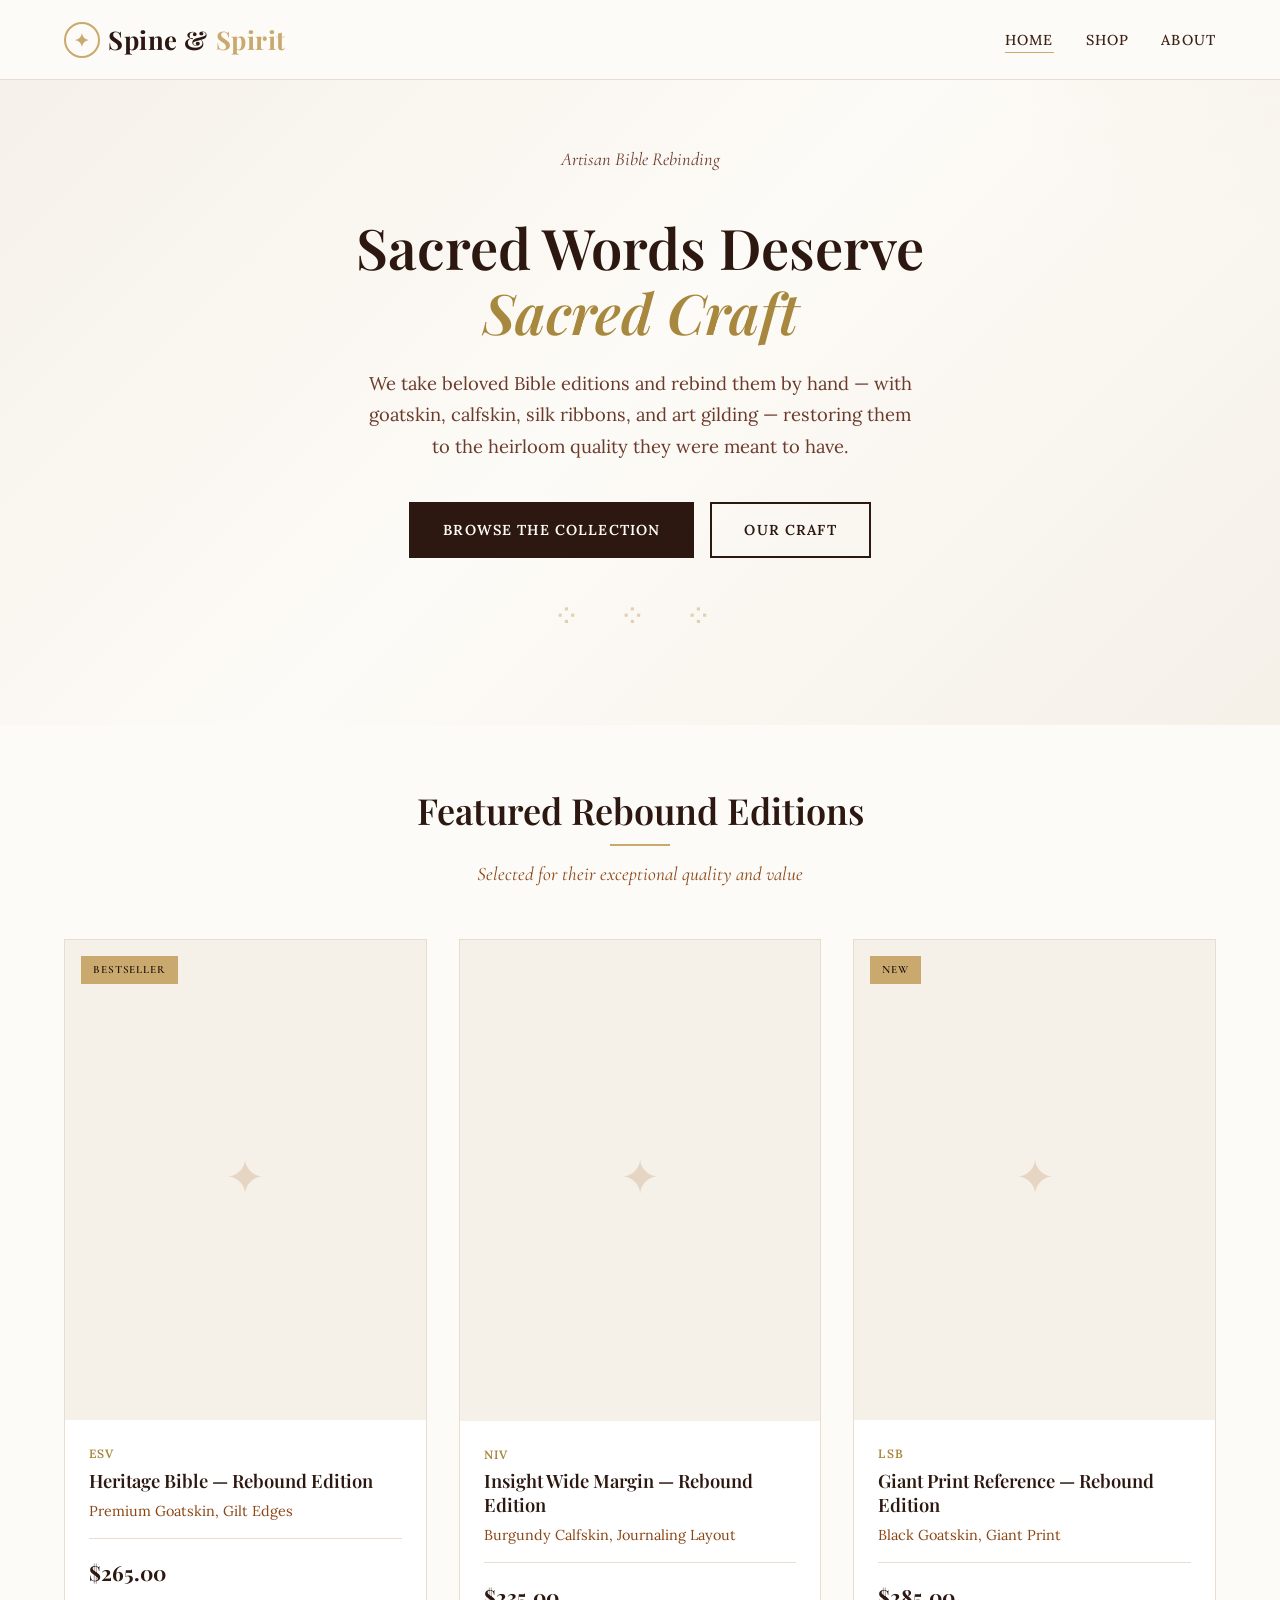
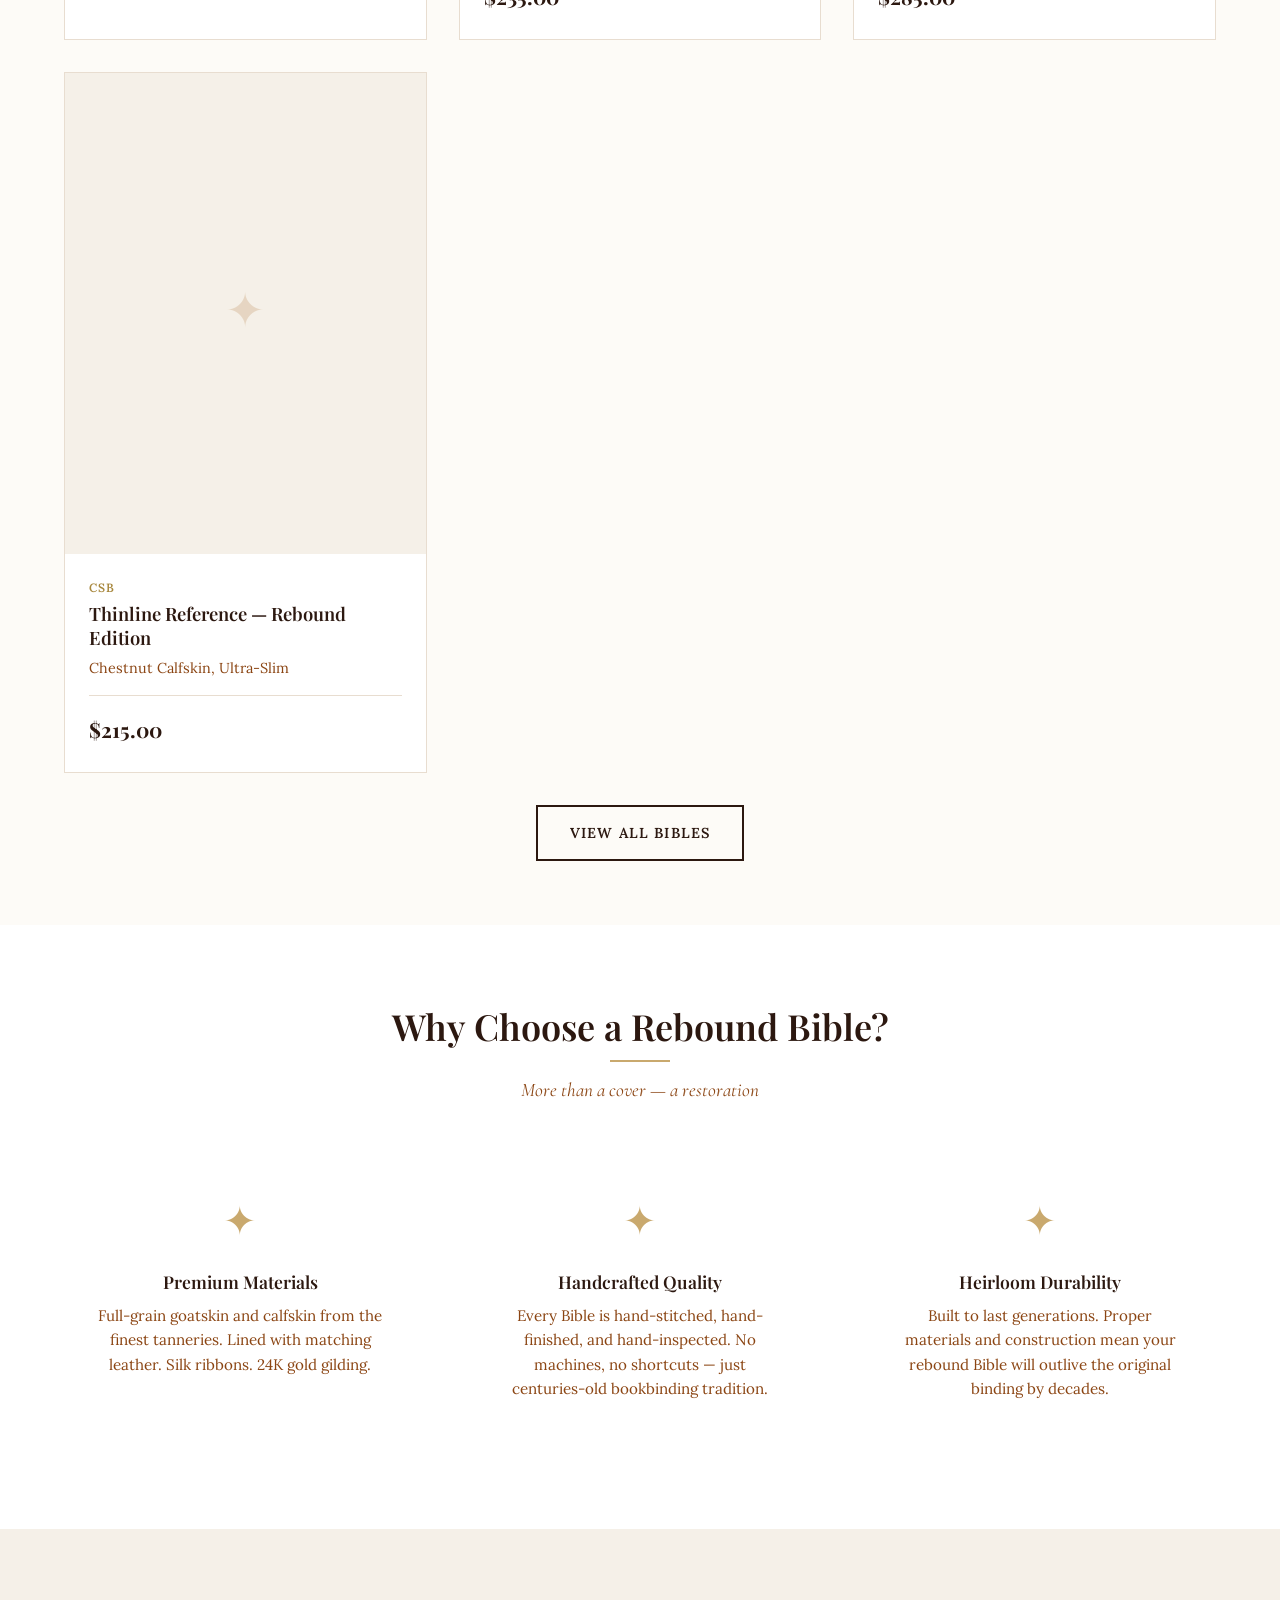
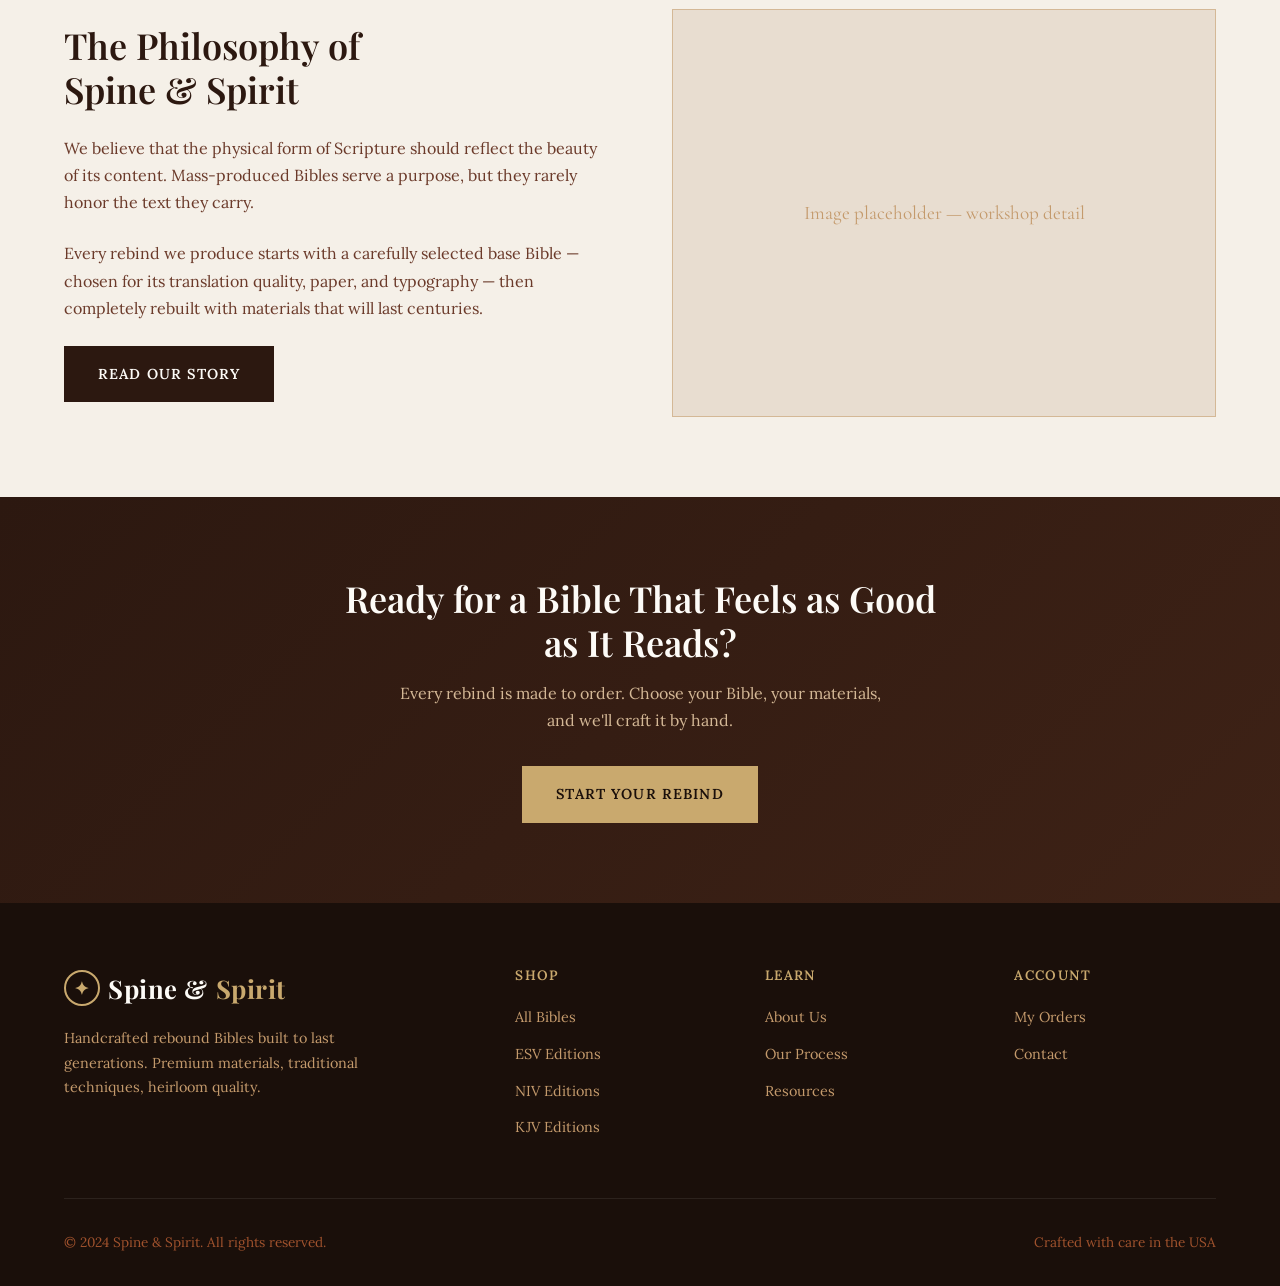
<file: index.html>
<!DOCTYPE html>
<html lang="en">
<head>
  <meta charset="UTF-8">
  <meta name="viewport" content="width=device-width, initial-scale=1.0">
  <title>Spine & Spirit — Handcrafted Rebound Bibles</title>
  <meta name="description" content="Artisan rebound Bibles. Premium leather, hand-stitched bindings, heirloom quality. ESV, NIV, KJV, and more — restored to their full dignity.">
  <link rel="stylesheet" href="css/style.css">
  <link rel="icon" href="data:image/svg+xml,<svg xmlns='http://www.w3.org/2000/svg' viewBox='0 0 100 100'><text y='.9em' font-size='90'>📖</text></svg>">
</head>
<body>

  <!-- Header -->
  <header class="site-header">
    <div class="header-inner">
      <a href="/spine-and-spirit/" class="logo">
        <span class="logo-icon">✦</span>
        Spine &amp; <span>Spirit</span>
      </a>
      <nav>
        <button class="menu-toggle" aria-label="Toggle menu" aria-expanded="false">
          <svg viewBox="0 0 24 24" fill="none" stroke="currentColor" stroke-width="2">
            <path d="M3 6h18M3 12h18M3 18h18"/>
          </svg>
        </button>
        <ul class="nav-links">
          <li><a href="/spine-and-spirit/">Home</a></li>
          <li><a href="/spine-and-spirit/shop.html">Shop</a></li>
          <li><a href="/spine-and-spirit/about.html">About</a></li>
        </ul>
      </nav>
    </div>
  </header>

  <!-- Hero -->
  <section class="hero">
    <div class="container">
      <div class="hero-content">
        <p class="hero-subtitle">Artisan Bible Rebinding</p>
        <h1>Sacred Words Deserve <em>Sacred Craft</em></h1>
        <p>We take beloved Bible editions and rebind them by hand — with goatskin, calfskin, silk ribbons, and art gilding — restoring them to the heirloom quality they were meant to have.</p>
        <div class="hero-actions">
          <a href="/spine-and-spirit/shop.html" class="btn btn-primary">Browse the Collection</a>
          <a href="/spine-and-spirit/about.html" class="btn btn-secondary">Our Craft</a>
        </div>
        <div class="hero-ornament">⁘ ⁘ ⁘</div>
      </div>
    </div>
  </section>

  <!-- Featured Products -->
  <section class="page-content" id="featured">
    <div class="container">
      <div class="section-title">
        <h2>Featured Rebound Editions</h2>
        <p>Selected for their exceptional quality and value</p>
      </div>
      <div class="product-grid" id="featured-grid">
        <!-- Rendered by JS -->
      </div>
      <div class="text-center mt-2">
        <a href="/spine-and-spirit/shop.html" class="btn btn-secondary">View All Bibles</a>
      </div>
    </div>
  </section>

  <!-- Features -->
  <section class="features">
    <div class="container">
      <div class="section-title">
        <h2>Why Choose a Rebound Bible?</h2>
        <p>More than a cover — a restoration</p>
      </div>
      <div class="features-grid">
        <div class="feature-item">
          <div class="feature-icon">✦</div>
          <h3>Premium Materials</h3>
          <p>Full-grain goatskin and calfskin from the finest tanneries. Lined with matching leather. Silk ribbons. 24K gold gilding.</p>
        </div>
        <div class="feature-item">
          <div class="feature-icon">✦</div>
          <h3>Handcrafted Quality</h3>
          <p>Every Bible is hand-stitched, hand-finished, and hand-inspected. No machines, no shortcuts — just centuries-old bookbinding tradition.</p>
        </div>
        <div class="feature-item">
          <div class="feature-icon">✦</div>
          <h3>Heirloom Durability</h3>
          <p>Built to last generations. Proper materials and construction mean your rebound Bible will outlive the original binding by decades.</p>
        </div>
      </div>
    </div>
  </section>

  <!-- About Preview -->
  <section class="home-about">
    <div class="container">
      <div class="home-about-grid">
        <div class="home-about-text">
          <h2>The Philosophy of <br>Spine &amp; Spirit</h2>
          <p>We believe that the physical form of Scripture should reflect the beauty of its content. Mass-produced Bibles serve a purpose, but they rarely honor the text they carry.</p>
          <p>Every rebind we produce starts with a carefully selected base Bible — chosen for its translation quality, paper, and typography — then completely rebuilt with materials that will last centuries.</p>
          <a href="/spine-and-spirit/about.html" class="btn btn-primary">Read Our Story</a>
        </div>
        <div class="home-about-image">
          <span>Image placeholder — workshop detail</span>
        </div>
      </div>
    </div>
  </section>

  <!-- CTA -->
  <section class="cta-section">
    <div class="container">
      <h2>Ready for a Bible That Feels as Good <br>as It Reads?</h2>
      <p>Every rebind is made to order. Choose your Bible, your materials, and we'll craft it by hand.</p>
      <a href="/spine-and-spirit/shop.html" class="btn btn-primary">Start Your Rebind</a>
    </div>
  </section>

  <!-- Footer -->
  <footer class="site-footer">
    <div class="container">
      <div class="footer-grid">
        <div class="footer-brand">
          <div class="logo">
            <span class="logo-icon">✦</span>
            Spine &amp; <span>Spirit</span>
          </div>
          <p>Handcrafted rebound Bibles built to last generations. Premium materials, traditional techniques, heirloom quality.</p>
        </div>
        <div class="footer-col">
          <h4>Shop</h4>
          <ul>
            <li><a href="/spine-and-spirit/shop.html">All Bibles</a></li>
            <li><a href="/spine-and-spirit/shop.html?version=ESV">ESV Editions</a></li>
            <li><a href="/spine-and-spirit/shop.html?version=NIV">NIV Editions</a></li>
            <li><a href="/spine-and-spirit/shop.html?version=KJV">KJV Editions</a></li>
          </ul>
        </div>
        <div class="footer-col">
          <h4>Learn</h4>
          <ul>
            <li><a href="/spine-and-spirit/about.html">About Us</a></li>
            <li><a href="/spine-and-spirit/about.html#process">Our Process</a></li>
            <li><a href="/spine-and-spirit/guide/">Resources</a></li>
          </ul>
        </div>
        <div class="footer-col">
          <h4>Account</h4>
          <ul>
            <li><a href="#">My Orders</a></li>
            <li><a href="#">Contact</a></li>
          </ul>
        </div>
      </div>
      <div class="footer-bottom">
        <span>&copy; 2024 Spine &amp; Spirit. All rights reserved.</span>
        <span>Crafted with care in the USA</span>
      </div>
    </div>
  </footer>

  <script src="js/products.js"></script>
  <script src="js/main.js"></script>
  <script>
    // Render featured products on homepage
    const featuredGrid = document.getElementById('featured-grid');
    if (featuredGrid) {
      const featured = getFeaturedProducts();
      featuredGrid.innerHTML = featured.map(p => `
        <a href="/spine-and-spirit/product.html?id=${p.id}" class="product-card">
          <div class="product-card-image">
            ${p.badge ? `<span class="product-card-badge">${p.badge}</span>` : ''}
            <span class="placeholder-icon">✦</span>
          </div>
          <div class="product-card-body">
            <div class="product-card-version">${p.version}</div>
            <h3 class="product-card-title">${p.title}</h3>
            <p class="product-card-description">${p.subtitle}</p>
            <div class="product-card-footer">
              <span class="product-card-price">
                ${p.originalPrice ? `<span class="original">${formatPrice(p.originalPrice)}</span>` : ''}
                ${formatPrice(p.price)}
              </span>
            </div>
          </div>
        </a>
      `).join('');
    }
  </script>
</body>
</html>
</file>
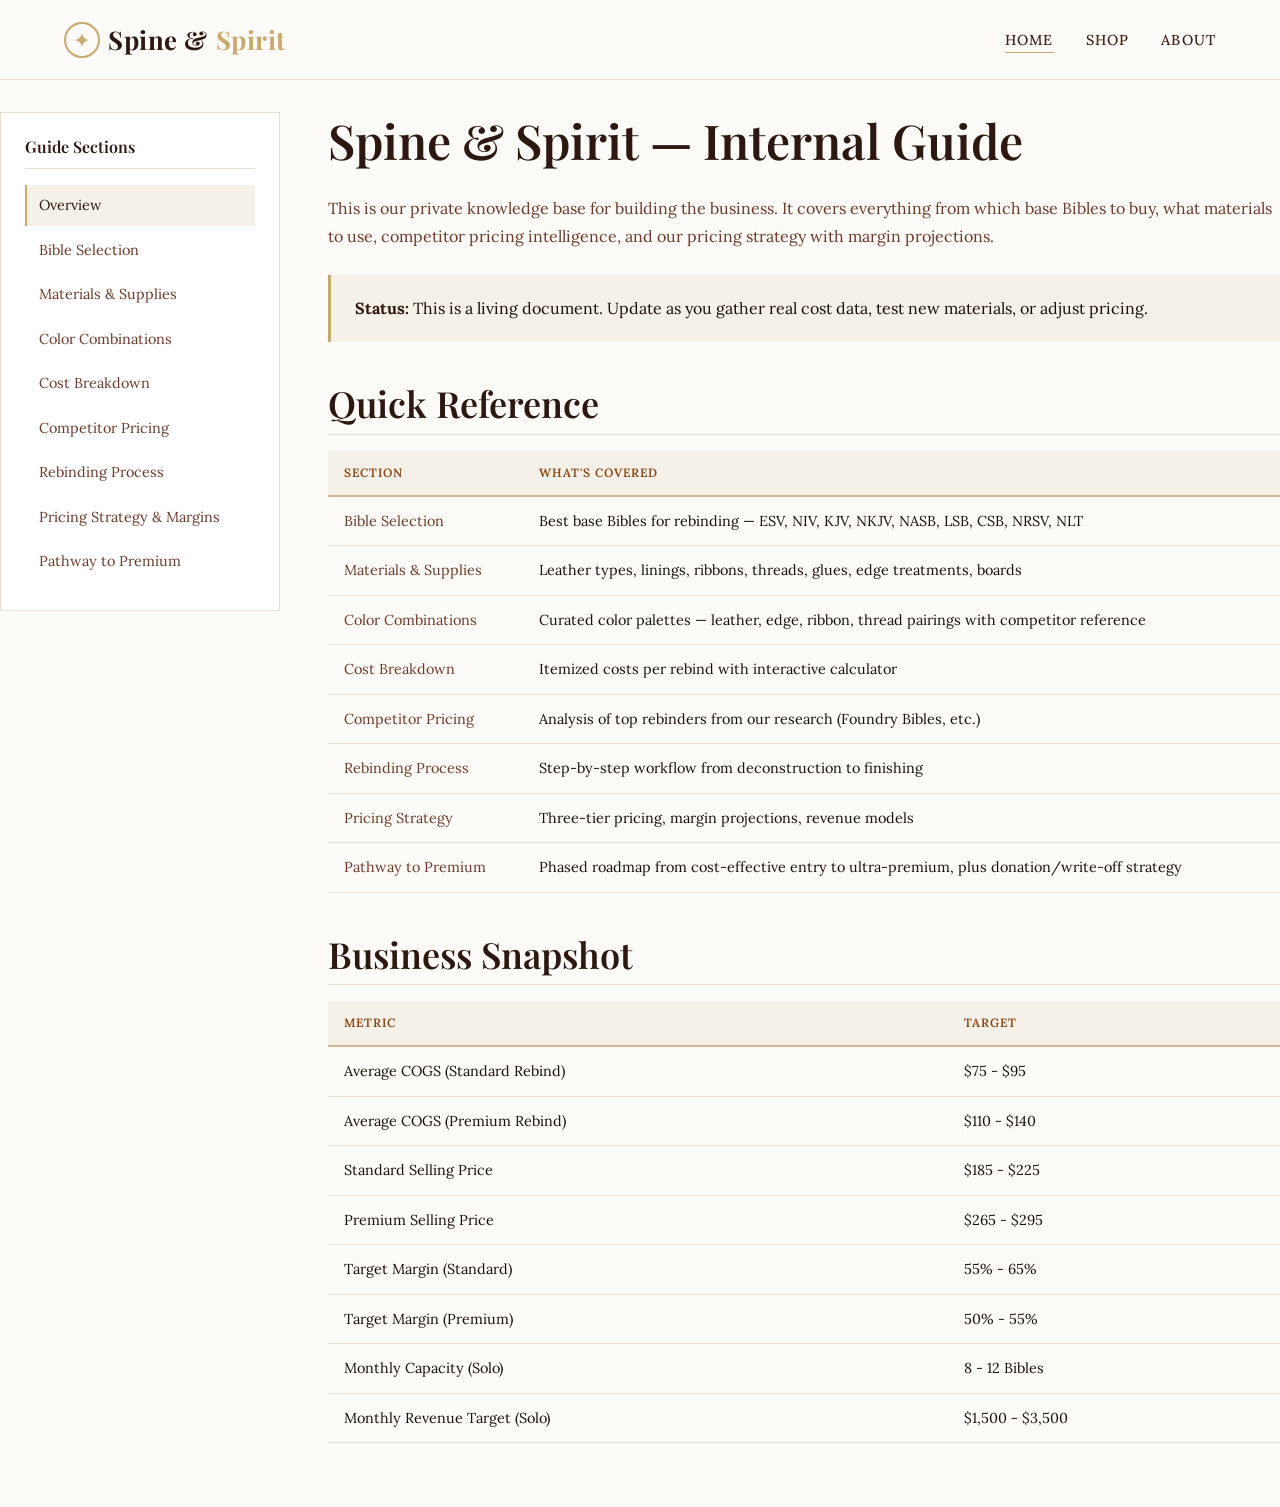
<file: guide/index.html>
<!DOCTYPE html>
<html lang="en">
<head>
  <meta charset="UTF-8">
  <meta name="viewport" content="width=device-width, initial-scale=1.0">
  <title>Guide — Spine & Spirit (Internal)</title>
  <link rel="stylesheet" href="../css/style.css">
</head>
<body>

  <header class="site-header">
    <div class="header-inner">
      <a href="/spine-and-spirit/" class="logo">
        <span class="logo-icon">✦</span>
        Spine &amp; <span>Spirit</span>
      </a>
      <nav>
        <button class="menu-toggle" aria-label="Toggle menu" aria-expanded="false">
          <svg viewBox="0 0 24 24" fill="none" stroke="currentColor" stroke-width="2">
            <path d="M3 6h18M3 12h18M3 18h18"/>
          </svg>
        </button>
        <ul class="nav-links">
          <li><a href="/spine-and-spirit/">Home</a></li>
          <li><a href="/spine-and-spirit/shop.html">Shop</a></li>
          <li><a href="/spine-and-spirit/about.html">About</a></li>
        </ul>
      </nav>
    </div>
  </header>

  <div class="guide-layout">
    <aside class="guide-sidebar">
      <h3>Guide Sections</h3>
      <ul class="guide-nav">
        <li><a href="index.html" class="active">Overview</a></li>
        <li><a href="bible-selection.html">Bible Selection</a></li>
        <li><a href="materials.html">Materials &amp; Supplies</a></li>
        <li><a href="color-combos.html">Color Combinations</a></li>
        <li><a href="cost-breakdown.html">Cost Breakdown</a></li>
        <li><a href="competitor-pricing.html">Competitor Pricing</a></li>
        <li><a href="rebinding-process.html">Rebinding Process</a></li>
        <li><a href="pricing-strategy.html">Pricing Strategy &amp; Margins</a></li>
        <li><a href="pathway-to-premium.html">Pathway to Premium</a></li>
      </ul>
    </aside>
    <main class="guide-content">
      <h1>Spine &amp; Spirit — Internal Guide</h1>
      <p>This is our private knowledge base for building the business. It covers everything from which base Bibles to buy, what materials to use, competitor pricing intelligence, and our pricing strategy with margin projections.</p>

      <div class="guide-tip">
        <strong>Status:</strong> This is a living document. Update as you gather real cost data, test new materials, or adjust pricing.
      </div>

      <h2>Quick Reference</h2>
      <table>
        <thead>
          <tr>
            <th>Section</th>
            <th>What's Covered</th>
          </tr>
        </thead>
        <tbody>
          <tr>
            <td><a href="bible-selection.html">Bible Selection</a></td>
            <td>Best base Bibles for rebinding — ESV, NIV, KJV, NKJV, NASB, LSB, CSB, NRSV, NLT</td>
          </tr>
          <tr>
            <td><a href="materials.html">Materials &amp; Supplies</a></td>
            <td>Leather types, linings, ribbons, threads, glues, edge treatments, boards</td>
          </tr>
          <tr>
            <td><a href="color-combos.html">Color Combinations</a></td>
            <td>Curated color palettes — leather, edge, ribbon, thread pairings with competitor reference</td>
          </tr>
          <tr>
            <td><a href="cost-breakdown.html">Cost Breakdown</a></td>
            <td>Itemized costs per rebind with interactive calculator</td>
          </tr>
          <tr>
            <td><a href="competitor-pricing.html">Competitor Pricing</a></td>
            <td>Analysis of top rebinders from our research (Foundry Bibles, etc.)</td>
          </tr>
          <tr>
            <td><a href="rebinding-process.html">Rebinding Process</a></td>
            <td>Step-by-step workflow from deconstruction to finishing</td>
          </tr>
          <tr>
            <td><a href="pricing-strategy.html">Pricing Strategy</a></td>
            <td>Three-tier pricing, margin projections, revenue models</td>
          </tr>
          <tr>
            <td><a href="pathway-to-premium.html">Pathway to Premium</a></td>
            <td>Phased roadmap from cost-effective entry to ultra-premium, plus donation/write-off strategy</td>
          </tr>
        </tbody>
      </table>

      <h2>Business Snapshot</h2>
      <table>
        <thead>
          <tr>
            <th>Metric</th>
            <th>Target</th>
          </tr>
        </thead>
        <tbody>
          <tr><td>Average COGS (Standard Rebind)</td><td>$75 - $95</td></tr>
          <tr><td>Average COGS (Premium Rebind)</td><td>$110 - $140</td></tr>
          <tr><td>Standard Selling Price</td><td>$185 - $225</td></tr>
          <tr><td>Premium Selling Price</td><td>$265 - $295</td></tr>
          <tr><td>Target Margin (Standard)</td><td>55% - 65%</td></tr>
          <tr><td>Target Margin (Premium)</td><td>50% - 55%</td></tr>
          <tr><td>Monthly Capacity (Solo)</td><td>8 - 12 Bibles</td></tr>
          <tr><td>Monthly Revenue Target (Solo)</td><td>$1,500 - $3,500</td></tr>
        </tbody>
      </table>
    </main>
  </div>

  <script src="../js/main.js"></script>
</body>
</html>
</file>
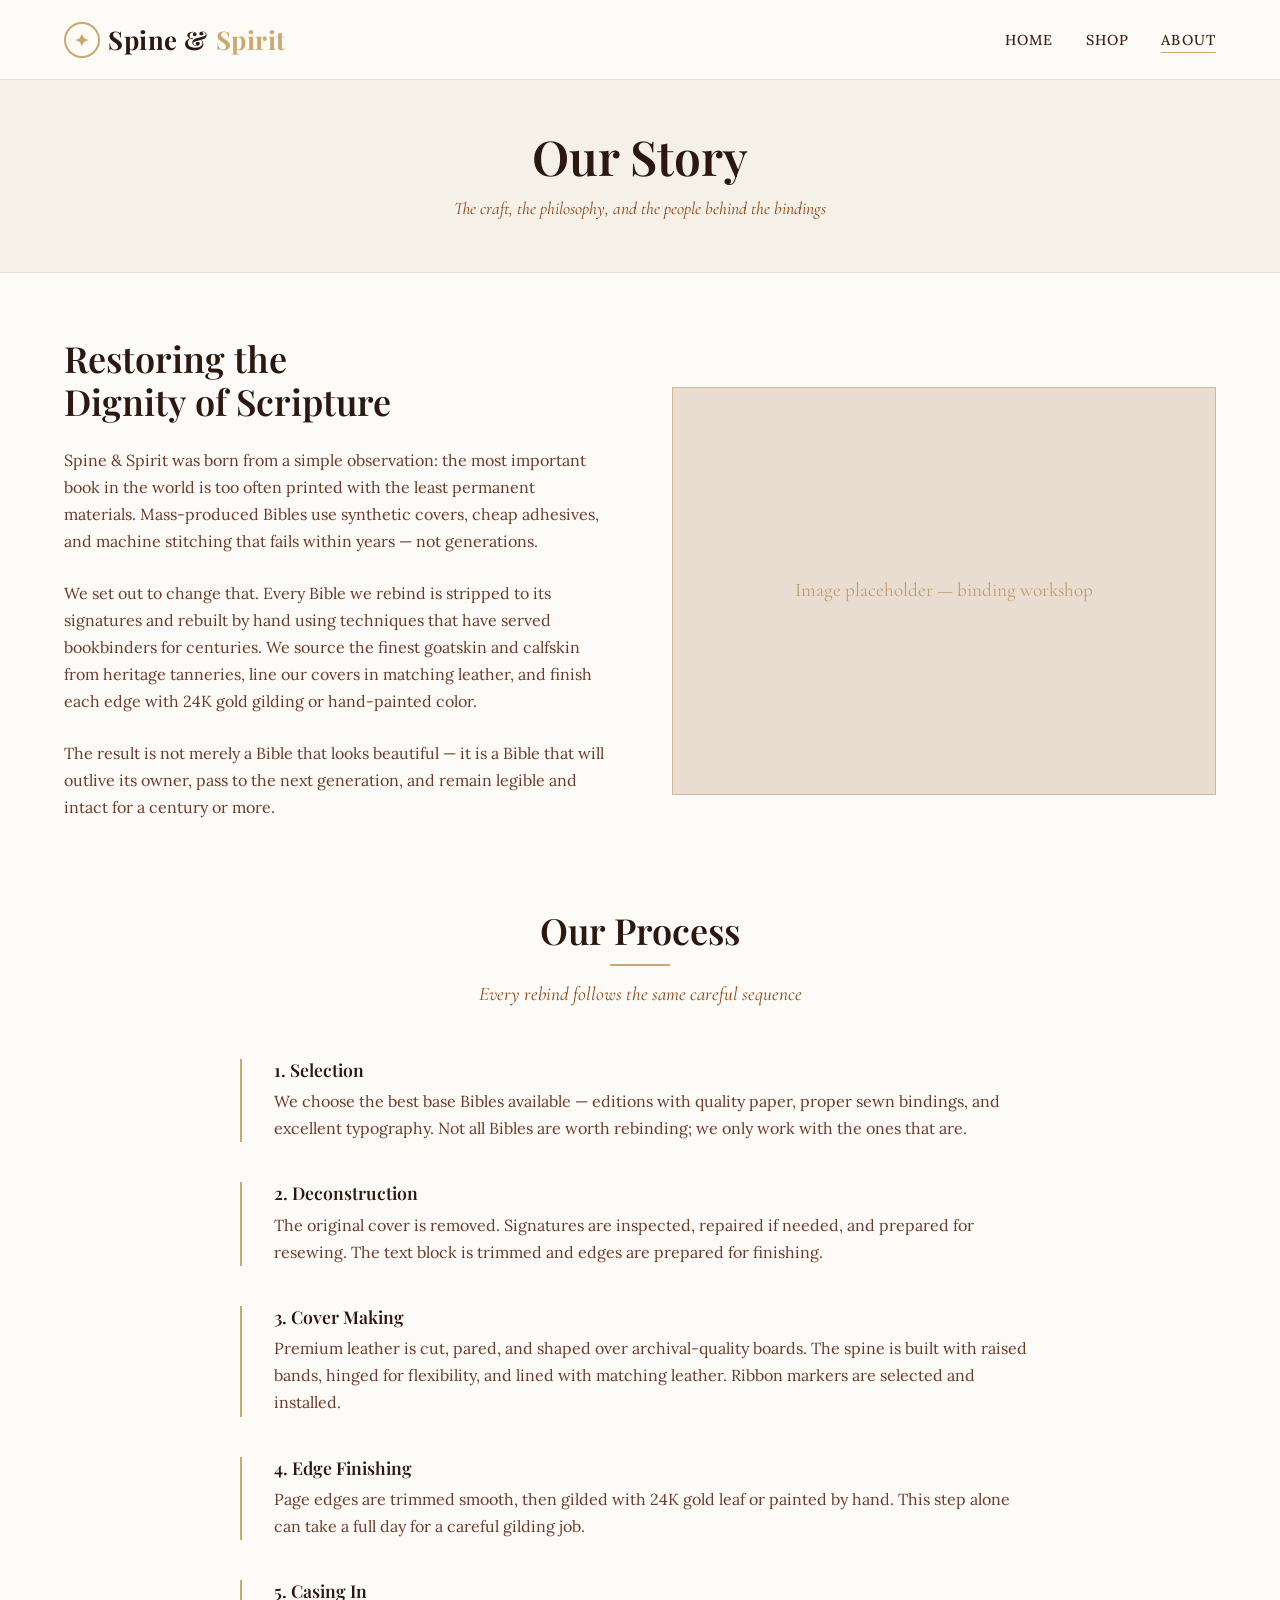
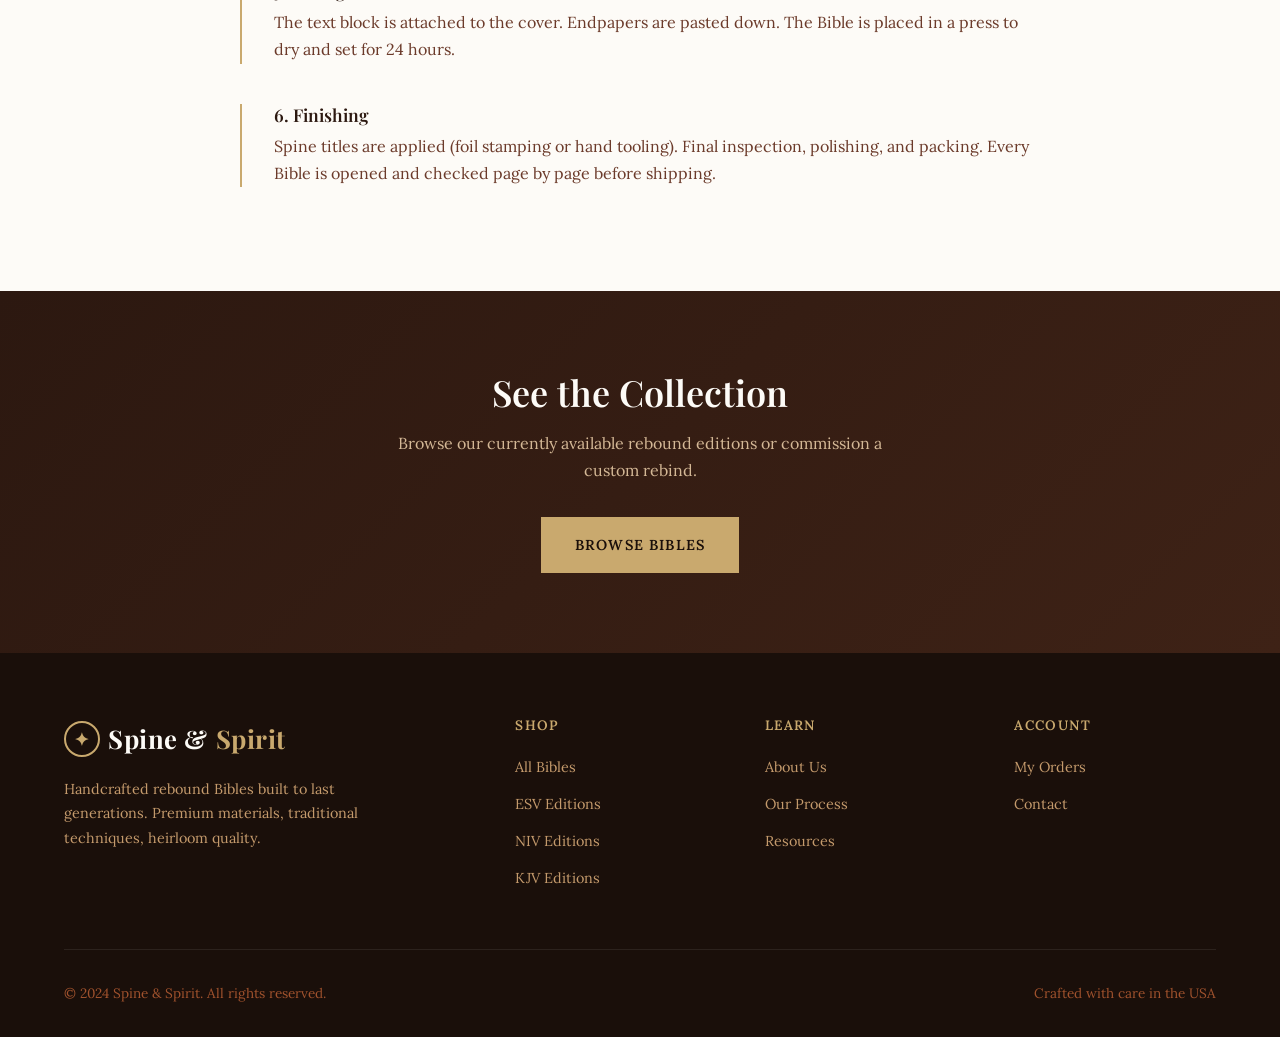
<file: about.html>
<!DOCTYPE html>
<html lang="en">
<head>
  <meta charset="UTF-8">
  <meta name="viewport" content="width=device-width, initial-scale=1.0">
  <title>About — Spine & Spirit</title>
  <meta name="description" content="Learn about Spine & Spirit — our philosophy, our process, and our commitment to heirloom-quality Bible rebinding.">
  <link rel="stylesheet" href="css/style.css">
  <link rel="icon" href="data:image/svg+xml,<svg xmlns='http://www.w3.org/2000/svg' viewBox='0 0 100 100'><text y='.9em' font-size='90'>📖</text></svg>">
</head>
<body>

  <header class="site-header">
    <div class="header-inner">
      <a href="/spine-and-spirit/" class="logo">
        <span class="logo-icon">✦</span>
        Spine &amp; <span>Spirit</span>
      </a>
      <nav>
        <button class="menu-toggle" aria-label="Toggle menu" aria-expanded="false">
          <svg viewBox="0 0 24 24" fill="none" stroke="currentColor" stroke-width="2">
            <path d="M3 6h18M3 12h18M3 18h18"/>
          </svg>
        </button>
        <ul class="nav-links">
          <li><a href="/spine-and-spirit/">Home</a></li>
          <li><a href="/spine-and-spirit/shop.html">Shop</a></li>
          <li><a href="/spine-and-spirit/about.html">About</a></li>
        </ul>
      </nav>
    </div>
  </header>

  <section class="page-header">
    <div class="container">
      <h1>Our Story</h1>
      <p>The craft, the philosophy, and the people behind the bindings</p>
    </div>
  </section>

  <section class="page-content">
    <div class="container">
      <div class="home-about-grid" style="margin-bottom: 4rem;">
        <div class="home-about-text">
          <h2>Restoring the <br>Dignity of Scripture</h2>
          <p>Spine &amp; Spirit was born from a simple observation: the most important book in the world is too often printed with the least permanent materials. Mass-produced Bibles use synthetic covers, cheap adhesives, and machine stitching that fails within years — not generations.</p>
          <p>We set out to change that. Every Bible we rebind is stripped to its signatures and rebuilt by hand using techniques that have served bookbinders for centuries. We source the finest goatskin and calfskin from heritage tanneries, line our covers in matching leather, and finish each edge with 24K gold gilding or hand-painted color.</p>
          <p>The result is not merely a Bible that looks beautiful — it is a Bible that will outlive its owner, pass to the next generation, and remain legible and intact for a century or more.</p>
        </div>
        <div class="home-about-image">
          <span>Image placeholder — binding workshop</span>
        </div>
      </div>

      <div class="section-title" id="process">
        <h2>Our Process</h2>
        <p>Every rebind follows the same careful sequence</p>
      </div>

      <div style="max-width: 800px; margin: 0 auto;">
        <div style="margin-bottom: 2.5rem; padding-left: 2rem; border-left: 2px solid var(--gold);">
          <h3 style="font-size: 1.1rem; margin-bottom: 0.5rem;">1. Selection</h3>
          <p style="color: var(--brown-600);">We choose the best base Bibles available — editions with quality paper, proper sewn bindings, and excellent typography. Not all Bibles are worth rebinding; we only work with the ones that are.</p>
        </div>
        <div style="margin-bottom: 2.5rem; padding-left: 2rem; border-left: 2px solid var(--gold);">
          <h3 style="font-size: 1.1rem; margin-bottom: 0.5rem;">2. Deconstruction</h3>
          <p style="color: var(--brown-600);">The original cover is removed. Signatures are inspected, repaired if needed, and prepared for resewing. The text block is trimmed and edges are prepared for finishing.</p>
        </div>
        <div style="margin-bottom: 2.5rem; padding-left: 2rem; border-left: 2px solid var(--gold);">
          <h3 style="font-size: 1.1rem; margin-bottom: 0.5rem;">3. Cover Making</h3>
          <p style="color: var(--brown-600);">Premium leather is cut, pared, and shaped over archival-quality boards. The spine is built with raised bands, hinged for flexibility, and lined with matching leather. Ribbon markers are selected and installed.</p>
        </div>
        <div style="margin-bottom: 2.5rem; padding-left: 2rem; border-left: 2px solid var(--gold);">
          <h3 style="font-size: 1.1rem; margin-bottom: 0.5rem;">4. Edge Finishing</h3>
          <p style="color: var(--brown-600);">Page edges are trimmed smooth, then gilded with 24K gold leaf or painted by hand. This step alone can take a full day for a careful gilding job.</p>
        </div>
        <div style="margin-bottom: 2.5rem; padding-left: 2rem; border-left: 2px solid var(--gold);">
          <h3 style="font-size: 1.1rem; margin-bottom: 0.5rem;">5. Casing In</h3>
          <p style="color: var(--brown-600);">The text block is attached to the cover. Endpapers are pasted down. The Bible is placed in a press to dry and set for 24 hours.</p>
        </div>
        <div style="margin-bottom: 2.5rem; padding-left: 2rem; border-left: 2px solid var(--gold);">
          <h3 style="font-size: 1.1rem; margin-bottom: 0.5rem;">6. Finishing</h3>
          <p style="color: var(--brown-600);">Spine titles are applied (foil stamping or hand tooling). Final inspection, polishing, and packing. Every Bible is opened and checked page by page before shipping.</p>
        </div>
      </div>
    </div>
  </section>

  <section class="cta-section">
    <div class="container">
      <h2>See the Collection</h2>
      <p>Browse our currently available rebound editions or commission a custom rebind.</p>
      <a href="/spine-and-spirit/shop.html" class="btn btn-primary">Browse Bibles</a>
    </div>
  </section>

  <footer class="site-footer">
    <div class="container">
      <div class="footer-grid">
        <div class="footer-brand">
          <div class="logo">
            <span class="logo-icon">✦</span>
            Spine &amp; <span>Spirit</span>
          </div>
          <p>Handcrafted rebound Bibles built to last generations. Premium materials, traditional techniques, heirloom quality.</p>
        </div>
        <div class="footer-col">
          <h4>Shop</h4>
          <ul>
            <li><a href="/spine-and-spirit/shop.html">All Bibles</a></li>
            <li><a href="/spine-and-spirit/shop.html?version=ESV">ESV Editions</a></li>
            <li><a href="/spine-and-spirit/shop.html?version=NIV">NIV Editions</a></li>
            <li><a href="/spine-and-spirit/shop.html?version=KJV">KJV Editions</a></li>
          </ul>
        </div>
        <div class="footer-col">
          <h4>Learn</h4>
          <ul>
            <li><a href="/spine-and-spirit/about.html">About Us</a></li>
            <li><a href="/spine-and-spirit/about.html#process">Our Process</a></li>
            <li><a href="/spine-and-spirit/guide/">Resources</a></li>
          </ul>
        </div>
        <div class="footer-col">
          <h4>Account</h4>
          <ul>
            <li><a href="#">My Orders</a></li>
            <li><a href="#">Contact</a></li>
          </ul>
        </div>
      </div>
      <div class="footer-bottom">
        <span>&copy; 2024 Spine &amp; Spirit. All rights reserved.</span>
        <span>Crafted with care in the USA</span>
      </div>
    </div>
  </footer>

  <script src="js/products.js"></script>
  <script src="js/main.js"></script>
</body>
</html>
</file>
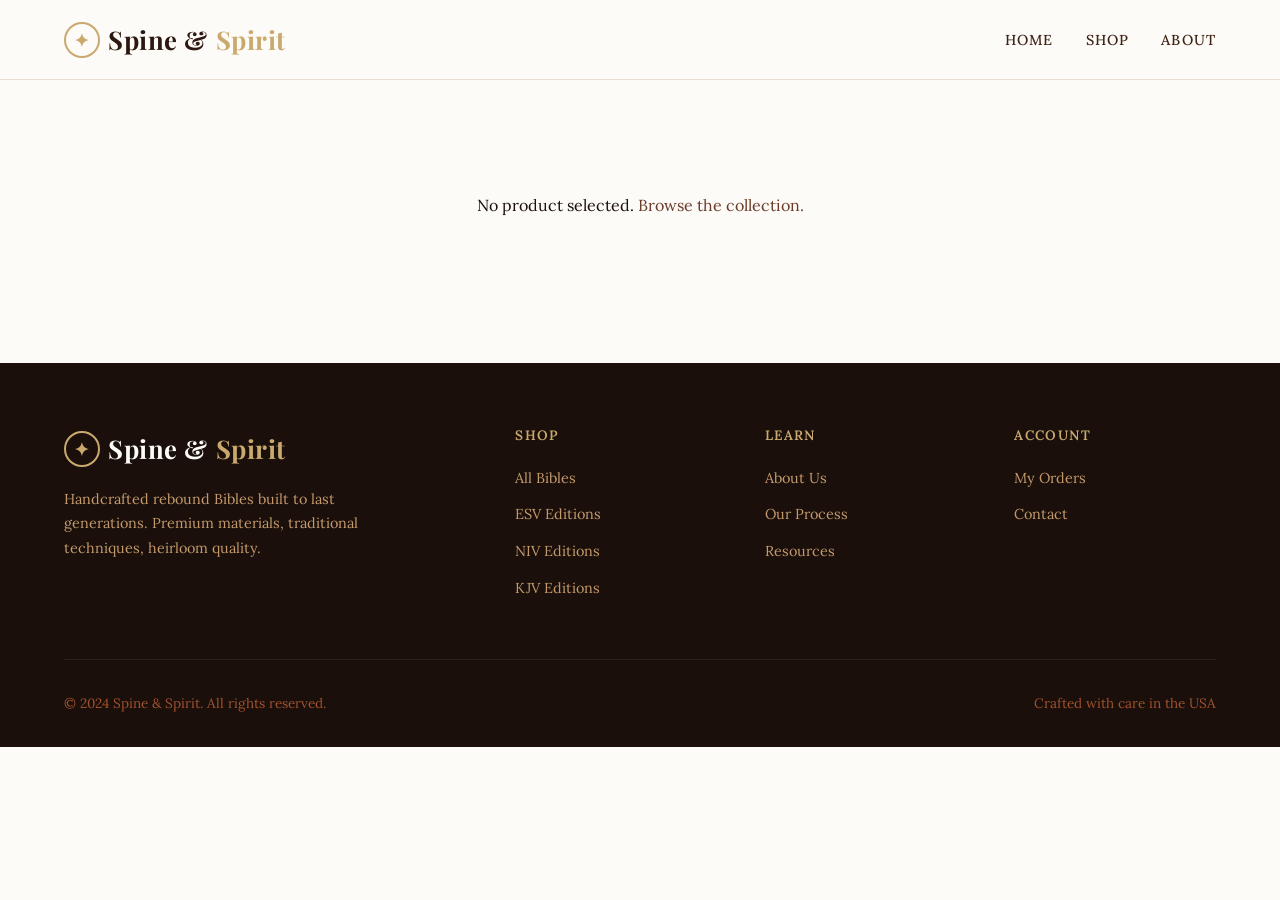
<file: product.html>
<!DOCTYPE html>
<html lang="en">
<head>
  <meta charset="UTF-8">
  <meta name="viewport" content="width=device-width, initial-scale=1.0">
  <title>Product — Spine & Spirit</title>
  <meta name="description" content="Premium rebound Bible — handcrafted from select materials.">
  <link rel="stylesheet" href="css/style.css">
  <link rel="icon" href="data:image/svg+xml,<svg xmlns='http://www.w3.org/2000/svg' viewBox='0 0 100 100'><text y='.9em' font-size='90'>📖</text></svg>">
</head>
<body>

  <header class="site-header">
    <div class="header-inner">
      <a href="/spine-and-spirit/" class="logo">
        <span class="logo-icon">✦</span>
        Spine &amp; <span>Spirit</span>
      </a>
      <nav>
        <button class="menu-toggle" aria-label="Toggle menu" aria-expanded="false">
          <svg viewBox="0 0 24 24" fill="none" stroke="currentColor" stroke-width="2">
            <path d="M3 6h18M3 12h18M3 18h18"/>
          </svg>
        </button>
        <ul class="nav-links">
          <li><a href="/spine-and-spirit/">Home</a></li>
          <li><a href="/spine-and-spirit/shop.html">Shop</a></li>
          <li><a href="/spine-and-spirit/about.html">About</a></li>
        </ul>
      </nav>
    </div>
  </header>

  <section class="product-detail" id="product-detail">
    <div class="container">
      <div id="product-content">
        <!-- Rendered by JS -->
      </div>
    </div>
  </section>

  <footer class="site-footer">
    <div class="container">
      <div class="footer-grid">
        <div class="footer-brand">
          <div class="logo">
            <span class="logo-icon">✦</span>
            Spine &amp; <span>Spirit</span>
          </div>
          <p>Handcrafted rebound Bibles built to last generations. Premium materials, traditional techniques, heirloom quality.</p>
        </div>
        <div class="footer-col">
          <h4>Shop</h4>
          <ul>
            <li><a href="/spine-and-spirit/shop.html">All Bibles</a></li>
            <li><a href="/spine-and-spirit/shop.html?version=ESV">ESV Editions</a></li>
            <li><a href="/spine-and-spirit/shop.html?version=NIV">NIV Editions</a></li>
            <li><a href="/spine-and-spirit/shop.html?version=KJV">KJV Editions</a></li>
          </ul>
        </div>
        <div class="footer-col">
          <h4>Learn</h4>
          <ul>
            <li><a href="/spine-and-spirit/about.html">About Us</a></li>
            <li><a href="/spine-and-spirit/about.html#process">Our Process</a></li>
            <li><a href="/spine-and-spirit/guide/">Resources</a></li>
          </ul>
        </div>
        <div class="footer-col">
          <h4>Account</h4>
          <ul>
            <li><a href="#">My Orders</a></li>
            <li><a href="#">Contact</a></li>
          </ul>
        </div>
      </div>
      <div class="footer-bottom">
        <span>&copy; 2024 Spine &amp; Spirit. All rights reserved.</span>
        <span>Crafted with care in the USA</span>
      </div>
    </div>
  </footer>

  <script src="js/products.js"></script>
  <script src="js/main.js"></script>
  <script>
    (function() {
      const urlParams = new URLSearchParams(window.location.search);
      const id = urlParams.get('id');

      if (!id) {
        document.getElementById('product-content').innerHTML =
          '<p class="text-center" style="padding: 4rem 0;">No product selected. <a href="/spine-and-spirit/shop.html">Browse the collection.</a></p>';
        return;
      }

      const product = getProduct(id);
      if (!product) {
        document.getElementById('product-content').innerHTML =
          '<p class="text-center" style="padding: 4rem 0;">Product not found. <a href="/spine-and-spirit/shop.html">Browse the collection.</a></p>';
        return;
      }

      document.title = product.title + ' — Spine & Spirit';

      const specRows = Object.entries(product.specs).map(function(kv) {
        return '<div class="product-spec">' +
          '<div class="product-spec-label">' + kv[0] + '</div>' +
          '<div class="product-spec-value">' + kv[1] + '</div>' +
          '</div>';
      }).join('');

      document.getElementById('product-content').innerHTML =
        '<nav style="margin-bottom: 2rem; font-size: 0.85rem; color: var(--brown-400);">' +
        '<a href="/spine-and-spirit/shop.html" style="color: var(--brown-400);">Shop</a> <span style="margin: 0 0.5rem;">/</span> ' +
        '<span>' + product.title + '</span>' +
        '</nav>' +
        '<div class="product-detail-layout">' +
        '<div class="product-detail-gallery">' +
        '<div class="product-detail-image">' +
        '<span class="placeholder-icon">✦</span>' +
        '</div>' +
        '</div>' +
        '<div class="product-detail-info">' +
        '<div class="product-detail-version">' + product.version + (product.badge ? ' &middot; ' + product.badge : '') + '</div>' +
        '<h1>' + product.title + '</h1>' +
        '<p style="font-family: var(--font-accent); font-style: italic; color: var(--brown-500); margin-bottom: 1rem;">' + product.subtitle + '</p>' +
        '<div class="product-detail-price">' + formatPrice(product.price) + '</div>' +
        '<div class="product-detail-description">' +
        '<p>' + product.description + '</p>' +
        '</div>' +
        '<div class="product-specs">' + specRows + '</div>' +
        '<div class="product-actions">' +
        '<a href="#" class="btn btn-primary" onclick="alert(\'PayPal purchase link coming soon. This product is $' + product.price.toFixed(2) + '. We will notify you when ordering is live.\'); return false;">Add to Cart</a>' +
        '<a href="/spine-and-spirit/shop.html" class="btn btn-secondary">Back to Shop</a>' +
        '</div>' +
        '</div>' +
        '</div>';
    })();
  </script>
</body>
</html>
</file>
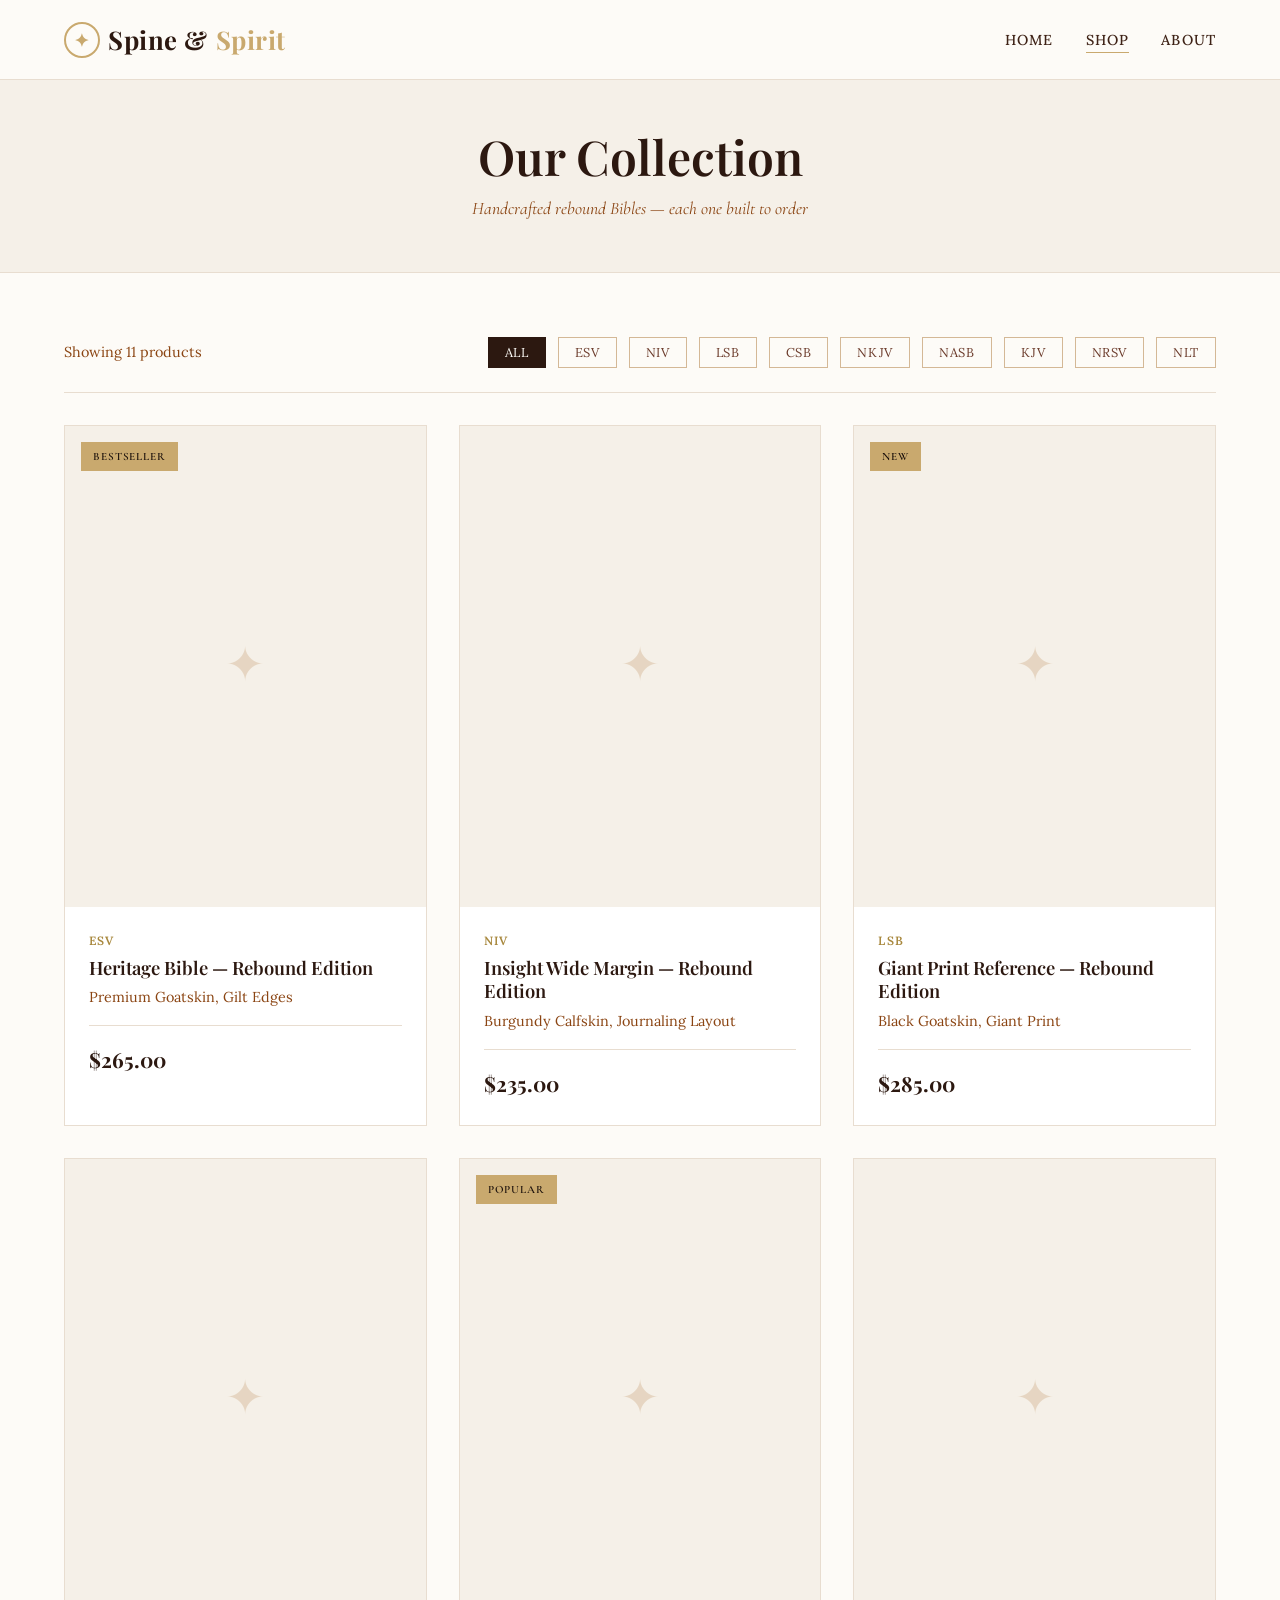
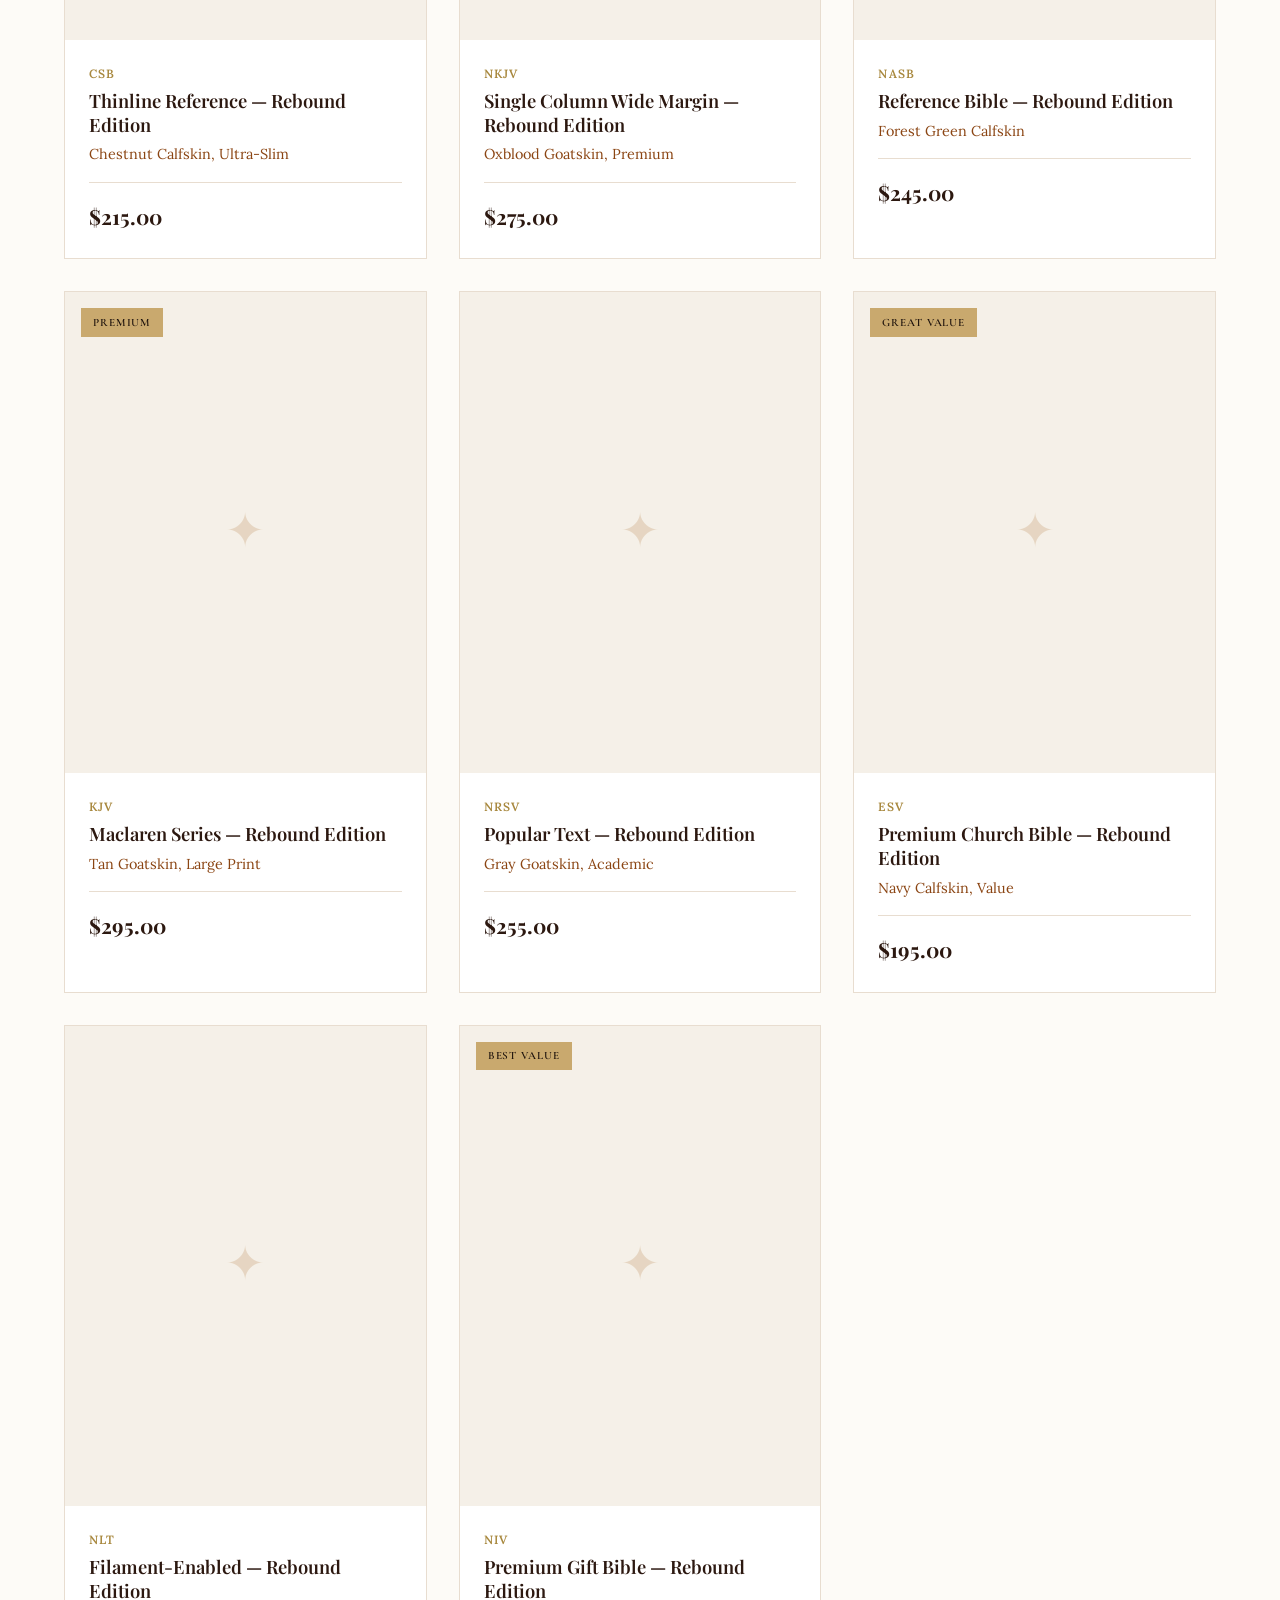
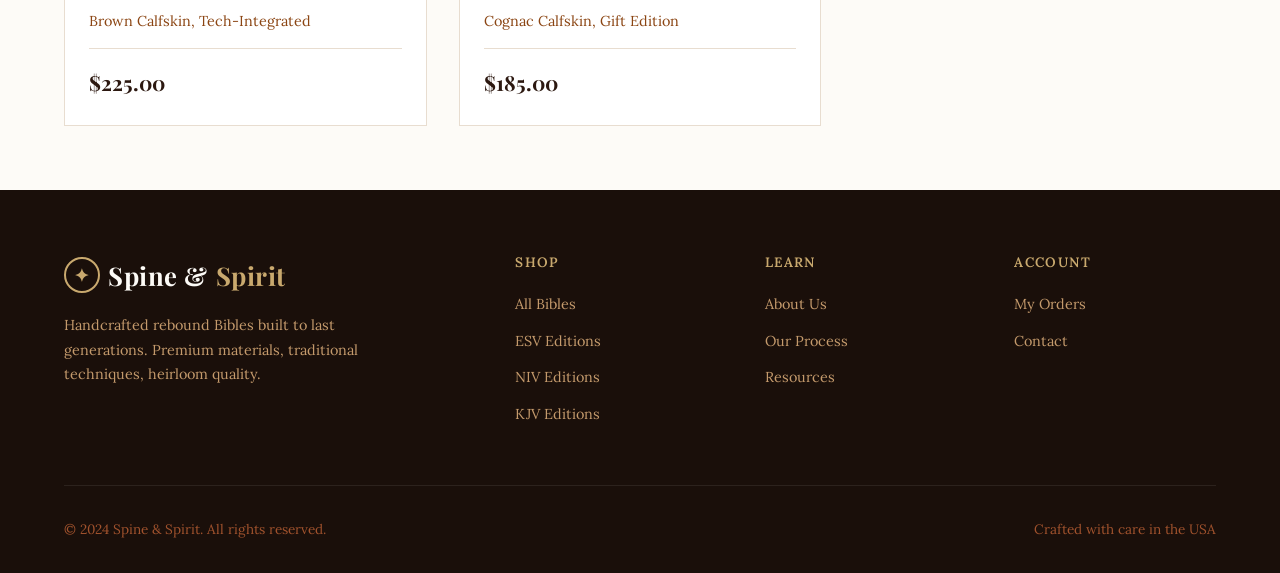
<file: shop.html>
<!DOCTYPE html>
<html lang="en">
<head>
  <meta charset="UTF-8">
  <meta name="viewport" content="width=device-width, initial-scale=1.0">
  <title>Shop — Spine & Spirit</title>
  <meta name="description" content="Browse our collection of handcrafted rebound Bibles. ESV, NIV, KJV, NKJV, NASB, LSB, CSB, NRSV, NLT — premium goatskin and calfskin editions.">
  <link rel="stylesheet" href="css/style.css">
  <link rel="icon" href="data:image/svg+xml,<svg xmlns='http://www.w3.org/2000/svg' viewBox='0 0 100 100'><text y='.9em' font-size='90'>📖</text></svg>">
</head>
<body>

  <!-- Header -->
  <header class="site-header">
    <div class="header-inner">
      <a href="/spine-and-spirit/" class="logo">
        <span class="logo-icon">✦</span>
        Spine &amp; <span>Spirit</span>
      </a>
      <nav>
        <button class="menu-toggle" aria-label="Toggle menu" aria-expanded="false">
          <svg viewBox="0 0 24 24" fill="none" stroke="currentColor" stroke-width="2">
            <path d="M3 6h18M3 12h18M3 18h18"/>
          </svg>
        </button>
        <ul class="nav-links">
          <li><a href="/spine-and-spirit/">Home</a></li>
          <li><a href="/spine-and-spirit/shop.html">Shop</a></li>
          <li><a href="/spine-and-spirit/about.html">About</a></li>
        </ul>
      </nav>
    </div>
  </header>

  <!-- Page Header -->
  <section class="page-header">
    <div class="container">
      <h1>Our Collection</h1>
      <p>Handcrafted rebound Bibles — each one built to order</p>
    </div>
  </section>

  <!-- Shop -->
  <section class="page-content">
    <div class="container">
      <div class="shop-toolbar">
        <span class="shop-count" id="product-count"></span>
        <div class="shop-filters" id="version-filters">
          <button class="filter-btn active" data-filter="all">All</button>
        </div>
      </div>
      <div class="product-grid" id="shop-grid">
        <!-- Rendered by JS -->
      </div>
    </div>
  </section>

  <!-- Footer -->
  <footer class="site-footer">
    <div class="container">
      <div class="footer-grid">
        <div class="footer-brand">
          <div class="logo">
            <span class="logo-icon">✦</span>
            Spine &amp; <span>Spirit</span>
          </div>
          <p>Handcrafted rebound Bibles built to last generations. Premium materials, traditional techniques, heirloom quality.</p>
        </div>
        <div class="footer-col">
          <h4>Shop</h4>
          <ul>
            <li><a href="/spine-and-spirit/shop.html">All Bibles</a></li>
            <li><a href="/spine-and-spirit/shop.html?version=ESV">ESV Editions</a></li>
            <li><a href="/spine-and-spirit/shop.html?version=NIV">NIV Editions</a></li>
            <li><a href="/spine-and-spirit/shop.html?version=KJV">KJV Editions</a></li>
          </ul>
        </div>
        <div class="footer-col">
          <h4>Learn</h4>
          <ul>
            <li><a href="/spine-and-spirit/about.html">About Us</a></li>
            <li><a href="/spine-and-spirit/about.html#process">Our Process</a></li>
            <li><a href="/spine-and-spirit/guide/">Resources</a></li>
          </ul>
        </div>
        <div class="footer-col">
          <h4>Account</h4>
          <ul>
            <li><a href="#">My Orders</a></li>
            <li><a href="#">Contact</a></li>
          </ul>
        </div>
      </div>
      <div class="footer-bottom">
        <span>&copy; 2024 Spine &amp; Spirit. All rights reserved.</span>
        <span>Crafted with care in the USA</span>
      </div>
    </div>
  </footer>

  <script src="js/products.js"></script>
  <script src="js/main.js"></script>
  <script>
    (function() {
      // Get filter from URL
      const urlParams = new URLSearchParams(window.location.search);
      const initialFilter = urlParams.get('version') || 'all';

      const grid = document.getElementById('shop-grid');
      const countEl = document.getElementById('product-count');
      const filterContainer = document.getElementById('version-filters');

      // Build version filter buttons
      const versions = getAllVersions();
      versions.forEach(function(v) {
        const btn = document.createElement('button');
        btn.className = 'filter-btn' + (v === initialFilter ? ' active' : '');
        btn.dataset.filter = v;
        btn.textContent = v;
        filterContainer.appendChild(btn);
      });

      function renderProducts(filter) {
        const products = getProductsByVersion(filter);
        countEl.textContent = 'Showing ' + products.length + ' product' + (products.length !== 1 ? 's' : '');

        grid.innerHTML = products.map(function(p) {
          return '<a href="/spine-and-spirit/product.html?id=' + p.id + '" class="product-card">' +
            '<div class="product-card-image">' +
            (p.badge ? '<span class="product-card-badge">' + p.badge + '</span>' : '') +
            '<span class="placeholder-icon">✦</span>' +
            '</div>' +
            '<div class="product-card-body">' +
            '<div class="product-card-version">' + p.version + '</div>' +
            '<h3 class="product-card-title">' + p.title + '</h3>' +
            '<p class="product-card-description">' + p.subtitle + '</p>' +
            '<div class="product-card-footer">' +
            '<span class="product-card-price">' +
            (p.originalPrice ? '<span class="original">' + formatPrice(p.originalPrice) + '</span>' : '') +
            formatPrice(p.price) +
            '</span>' +
            '</div>' +
            '</div>' +
            '</a>';
        }).join('');
      }

      // Filter click
      filterContainer.addEventListener('click', function(e) {
        if (e.target.classList.contains('filter-btn')) {
          filterContainer.querySelectorAll('.filter-btn').forEach(function(b) { b.classList.remove('active'); });
          e.target.classList.add('active');
          renderProducts(e.target.dataset.filter);
        }
      });

      renderProducts(initialFilter);
    })();
  </script>
</body>
</html>
</file>
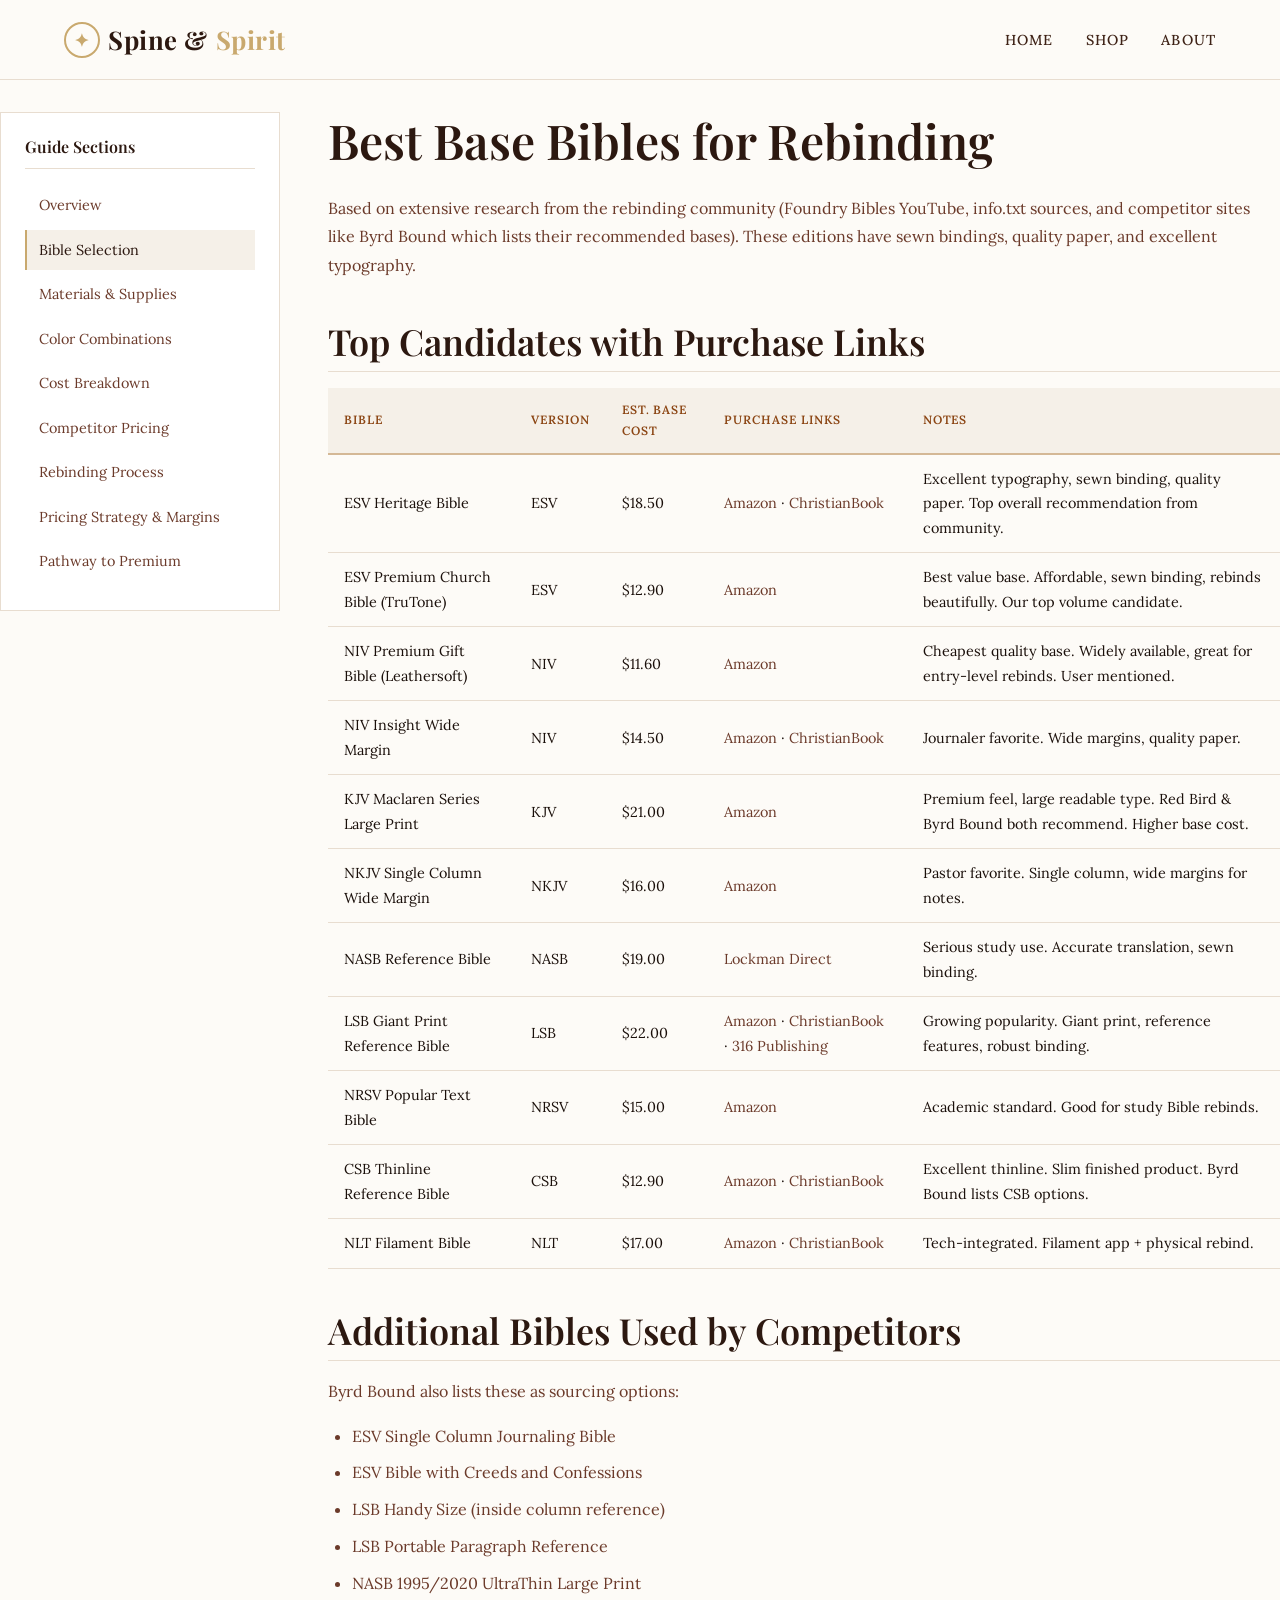
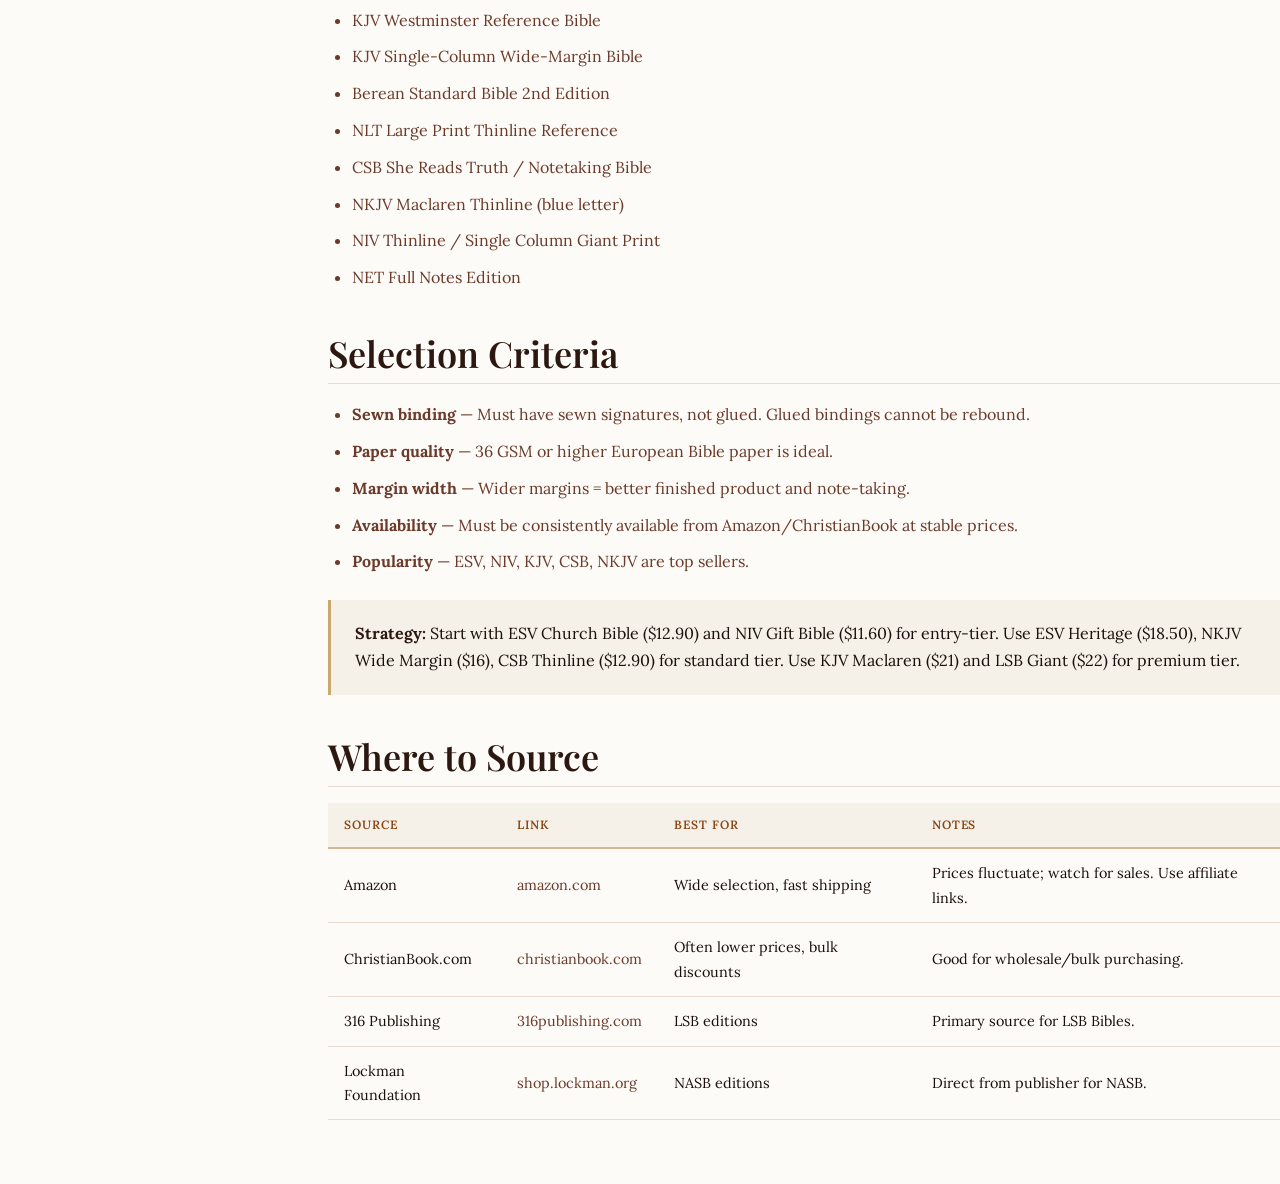
<file: guide/bible-selection.html>
<!DOCTYPE html>
<html lang="en">
<head>
  <meta charset="UTF-8">
  <meta name="viewport" content="width=device-width, initial-scale=1.0">
  <title>Bible Selection Guide — Spine & Spirit (Internal)</title>
  <link rel="stylesheet" href="../css/style.css">
</head>
<body>

  <header class="site-header">
    <div class="header-inner">
      <a href="/spine-and-spirit/" class="logo">
        <span class="logo-icon">✦</span>
        Spine &amp; <span>Spirit</span>
      </a>
      <nav>
        <button class="menu-toggle" aria-label="Toggle menu" aria-expanded="false">
          <svg viewBox="0 0 24 24" fill="none" stroke="currentColor" stroke-width="2">
            <path d="M3 6h18M3 12h18M3 18h18"/>
          </svg>
        </button>
        <ul class="nav-links">
          <li><a href="/spine-and-spirit/">Home</a></li>
          <li><a href="/spine-and-spirit/shop.html">Shop</a></li>
          <li><a href="/spine-and-spirit/about.html">About</a></li>
        </ul>
      </nav>
    </div>
  </header>

  <div class="guide-layout">
    <aside class="guide-sidebar">
      <h3>Guide Sections</h3>
      <ul class="guide-nav">
        <li><a href="index.html">Overview</a></li>
        <li><a href="bible-selection.html" class="active">Bible Selection</a></li>
        <li><a href="materials.html">Materials &amp; Supplies</a></li>
        <li><a href="color-combos.html">Color Combinations</a></li>
        <li><a href="cost-breakdown.html">Cost Breakdown</a></li>
        <li><a href="competitor-pricing.html">Competitor Pricing</a></li>
        <li><a href="rebinding-process.html">Rebinding Process</a></li>
        <li><a href="pricing-strategy.html">Pricing Strategy &amp; Margins</a></li>
        <li><a href="pathway-to-premium.html">Pathway to Premium</a></li>
      </ul>
    </aside>
    <main class="guide-content">
      <h1>Best Base Bibles for Rebinding</h1>
      <p>Based on extensive research from the rebinding community (Foundry Bibles YouTube, info.txt sources, and competitor sites like Byrd Bound which lists their recommended bases). These editions have sewn bindings, quality paper, and excellent typography.</p>

      <h2>Top Candidates with Purchase Links</h2>
      <table>
        <thead>
          <tr>
            <th>Bible</th>
            <th>Version</th>
            <th>Est. Base Cost</th>
            <th>Purchase Links</th>
            <th>Notes</th>
          </tr>
        </thead>
        <tbody>
          <tr>
            <td>ESV Heritage Bible</td>
            <td>ESV</td>
            <td>$18.50</td>
            <td><a href="https://amzn.to/3SJUt25" target="_blank">Amazon</a> · <a href="https://bit.ly/3UtYRUq" target="_blank">ChristianBook</a></td>
            <td>Excellent typography, sewn binding, quality paper. Top overall recommendation from community.</td>
          </tr>
          <tr>
            <td>ESV Premium Church Bible (TruTone)</td>
            <td>ESV</td>
            <td>$12.90</td>
            <td><a href="https://amzn.to/3SJUt25" target="_blank">Amazon</a></td>
            <td>Best value base. Affordable, sewn binding, rebinds beautifully. Our top volume candidate.</td>
          </tr>
          <tr>
            <td>NIV Premium Gift Bible (Leathersoft)</td>
            <td>NIV</td>
            <td>$11.60</td>
            <td><a href="https://amzn.to/3PjIztX" target="_blank">Amazon</a></td>
            <td>Cheapest quality base. Widely available, great for entry-level rebinds. User mentioned.</td>
          </tr>
          <tr>
            <td>NIV Insight Wide Margin</td>
            <td>NIV</td>
            <td>$14.50</td>
            <td><a href="https://amzn.to/3rXorSW" target="_blank">Amazon</a> · <a href="https://bit.ly/36bfm0k" target="_blank">ChristianBook</a></td>
            <td>Journaler favorite. Wide margins, quality paper.</td>
          </tr>
          <tr>
            <td>KJV Maclaren Series Large Print</td>
            <td>KJV</td>
            <td>$21.00</td>
            <td><a href="https://amzn.to/3iUd9L9" target="_blank">Amazon</a></td>
            <td>Premium feel, large readable type. Red Bird & Byrd Bound both recommend. Higher base cost.</td>
          </tr>
          <tr>
            <td>NKJV Single Column Wide Margin</td>
            <td>NKJV</td>
            <td>$16.00</td>
            <td><a href="https://amzn.to/3AWnBbU" target="_blank">Amazon</a></td>
            <td>Pastor favorite. Single column, wide margins for notes.</td>
          </tr>
          <tr>
            <td>NASB Reference Bible</td>
            <td>NASB</td>
            <td>$19.00</td>
            <td><a href="https://shop.lockman.org/" target="_blank">Lockman Direct</a></td>
            <td>Serious study use. Accurate translation, sewn binding.</td>
          </tr>
          <tr>
            <td>LSB Giant Print Reference Bible</td>
            <td>LSB</td>
            <td>$22.00</td>
            <td><a href="https://amzn.to/45ovfKp" target="_blank">Amazon</a> · <a href="https://bit.ly/3QNAiA3" target="_blank">ChristianBook</a> · <a href="https://316publishing.com/" target="_blank">316 Publishing</a></td>
            <td>Growing popularity. Giant print, reference features, robust binding.</td>
          </tr>
          <tr>
            <td>NRSV Popular Text Bible</td>
            <td>NRSV</td>
            <td>$15.00</td>
            <td><a href="https://amzn.to/3PjIztX" target="_blank">Amazon</a></td>
            <td>Academic standard. Good for study Bible rebinds.</td>
          </tr>
          <tr>
            <td>CSB Thinline Reference Bible</td>
            <td>CSB</td>
            <td>$12.90</td>
            <td><a href="https://amzn.to/3vL2qZ5" target="_blank">Amazon</a> · <a href="https://bit.ly/3p6kf0M" target="_blank">ChristianBook</a></td>
            <td>Excellent thinline. Slim finished product. Byrd Bound lists CSB options.</td>
          </tr>
          <tr>
            <td>NLT Filament Bible</td>
            <td>NLT</td>
            <td>$17.00</td>
            <td><a href="https://amzn.to/3uNBzcx" target="_blank">Amazon</a> · <a href="https://bit.ly/2RKR46o" target="_blank">ChristianBook</a></td>
            <td>Tech-integrated. Filament app + physical rebind.</td>
          </tr>
        </tbody>
      </table>

      <h2>Additional Bibles Used by Competitors</h2>
      <p>Byrd Bound also lists these as sourcing options:</p>
      <ul>
        <li>ESV Single Column Journaling Bible</li>
        <li>ESV Bible with Creeds and Confessions</li>
        <li>LSB Handy Size (inside column reference)</li>
        <li>LSB Portable Paragraph Reference</li>
        <li>NASB 1995/2020 UltraThin Large Print</li>
        <li>KJV Westminster Reference Bible</li>
        <li>KJV Single-Column Wide-Margin Bible</li>
        <li>Berean Standard Bible 2nd Edition</li>
        <li>NLT Large Print Thinline Reference</li>
        <li>CSB She Reads Truth / Notetaking Bible</li>
        <li>NKJV Maclaren Thinline (blue letter)</li>
        <li>NIV Thinline / Single Column Giant Print</li>
        <li>NET Full Notes Edition</li>
      </ul>

      <h2>Selection Criteria</h2>
      <ul>
        <li><strong>Sewn binding</strong> — Must have sewn signatures, not glued. Glued bindings cannot be rebound.</li>
        <li><strong>Paper quality</strong> — 36 GSM or higher European Bible paper is ideal.</li>
        <li><strong>Margin width</strong> — Wider margins = better finished product and note-taking.</li>
        <li><strong>Availability</strong> — Must be consistently available from Amazon/ChristianBook at stable prices.</li>
        <li><strong>Popularity</strong> — ESV, NIV, KJV, CSB, NKJV are top sellers.</li>
      </ul>

      <div class="guide-tip">
        <strong>Strategy:</strong> Start with ESV Church Bible ($12.90) and NIV Gift Bible ($11.60) for entry-tier. Use ESV Heritage ($18.50), NKJV Wide Margin ($16), CSB Thinline ($12.90) for standard tier. Use KJV Maclaren ($21) and LSB Giant ($22) for premium tier.
      </div>

      <h2>Where to Source</h2>
      <table>
        <thead>
          <tr>
            <th>Source</th>
            <th>Link</th>
            <th>Best For</th>
            <th>Notes</th>
          </tr>
        </thead>
        <tbody>
          <tr><td>Amazon</td><td><a href="https://amazon.com" target="_blank">amazon.com</a></td><td>Wide selection, fast shipping</td><td>Prices fluctuate; watch for sales. Use affiliate links.</td></tr>
          <tr><td>ChristianBook.com</td><td><a href="https://christianbook.com" target="_blank">christianbook.com</a></td><td>Often lower prices, bulk discounts</td><td>Good for wholesale/bulk purchasing.</td></tr>
          <tr><td>316 Publishing</td><td><a href="https://316publishing.com" target="_blank">316publishing.com</a></td><td>LSB editions</td><td>Primary source for LSB Bibles.</td></tr>
          <tr><td>Lockman Foundation</td><td><a href="https://shop.lockman.org" target="_blank">shop.lockman.org</a></td><td>NASB editions</td><td>Direct from publisher for NASB.</td></tr>
        </tbody>
      </table>
    </main>
  </div>

  <script src="../js/main.js"></script>
</body>
</html>
</file>
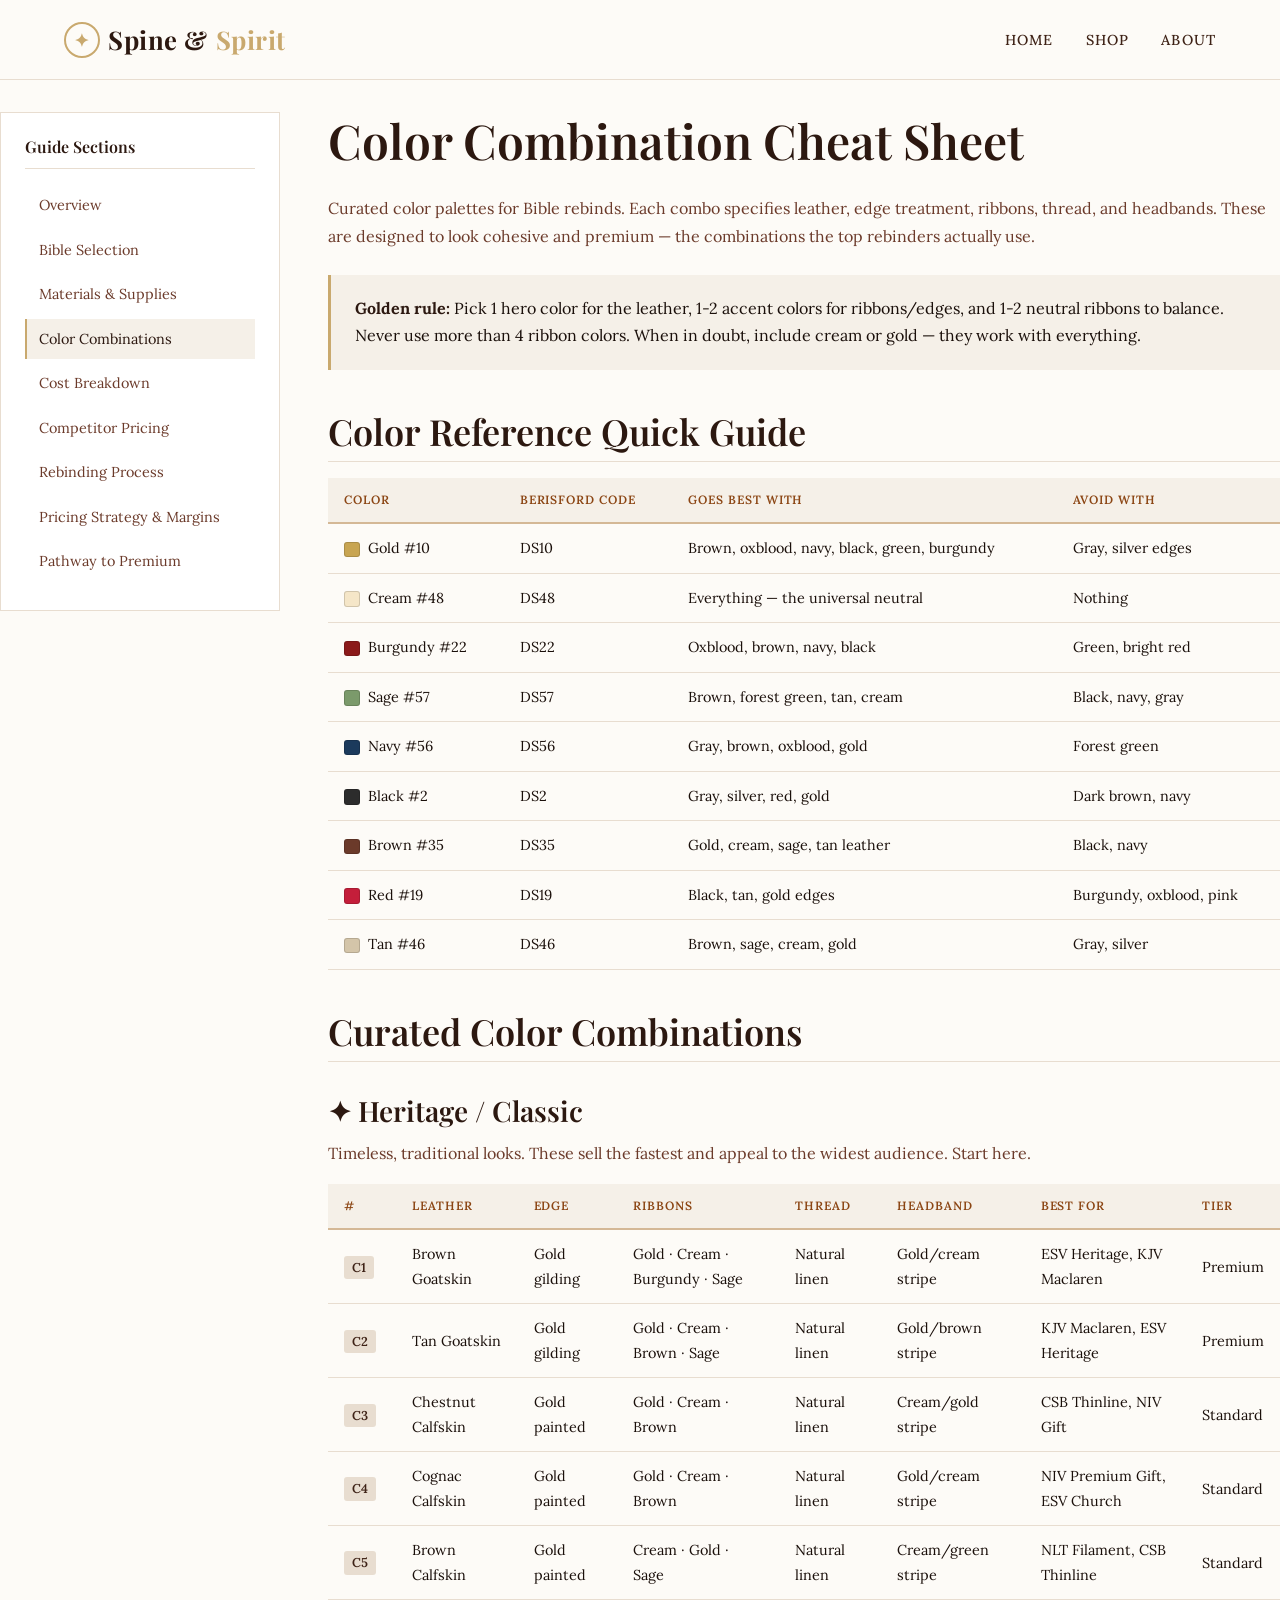
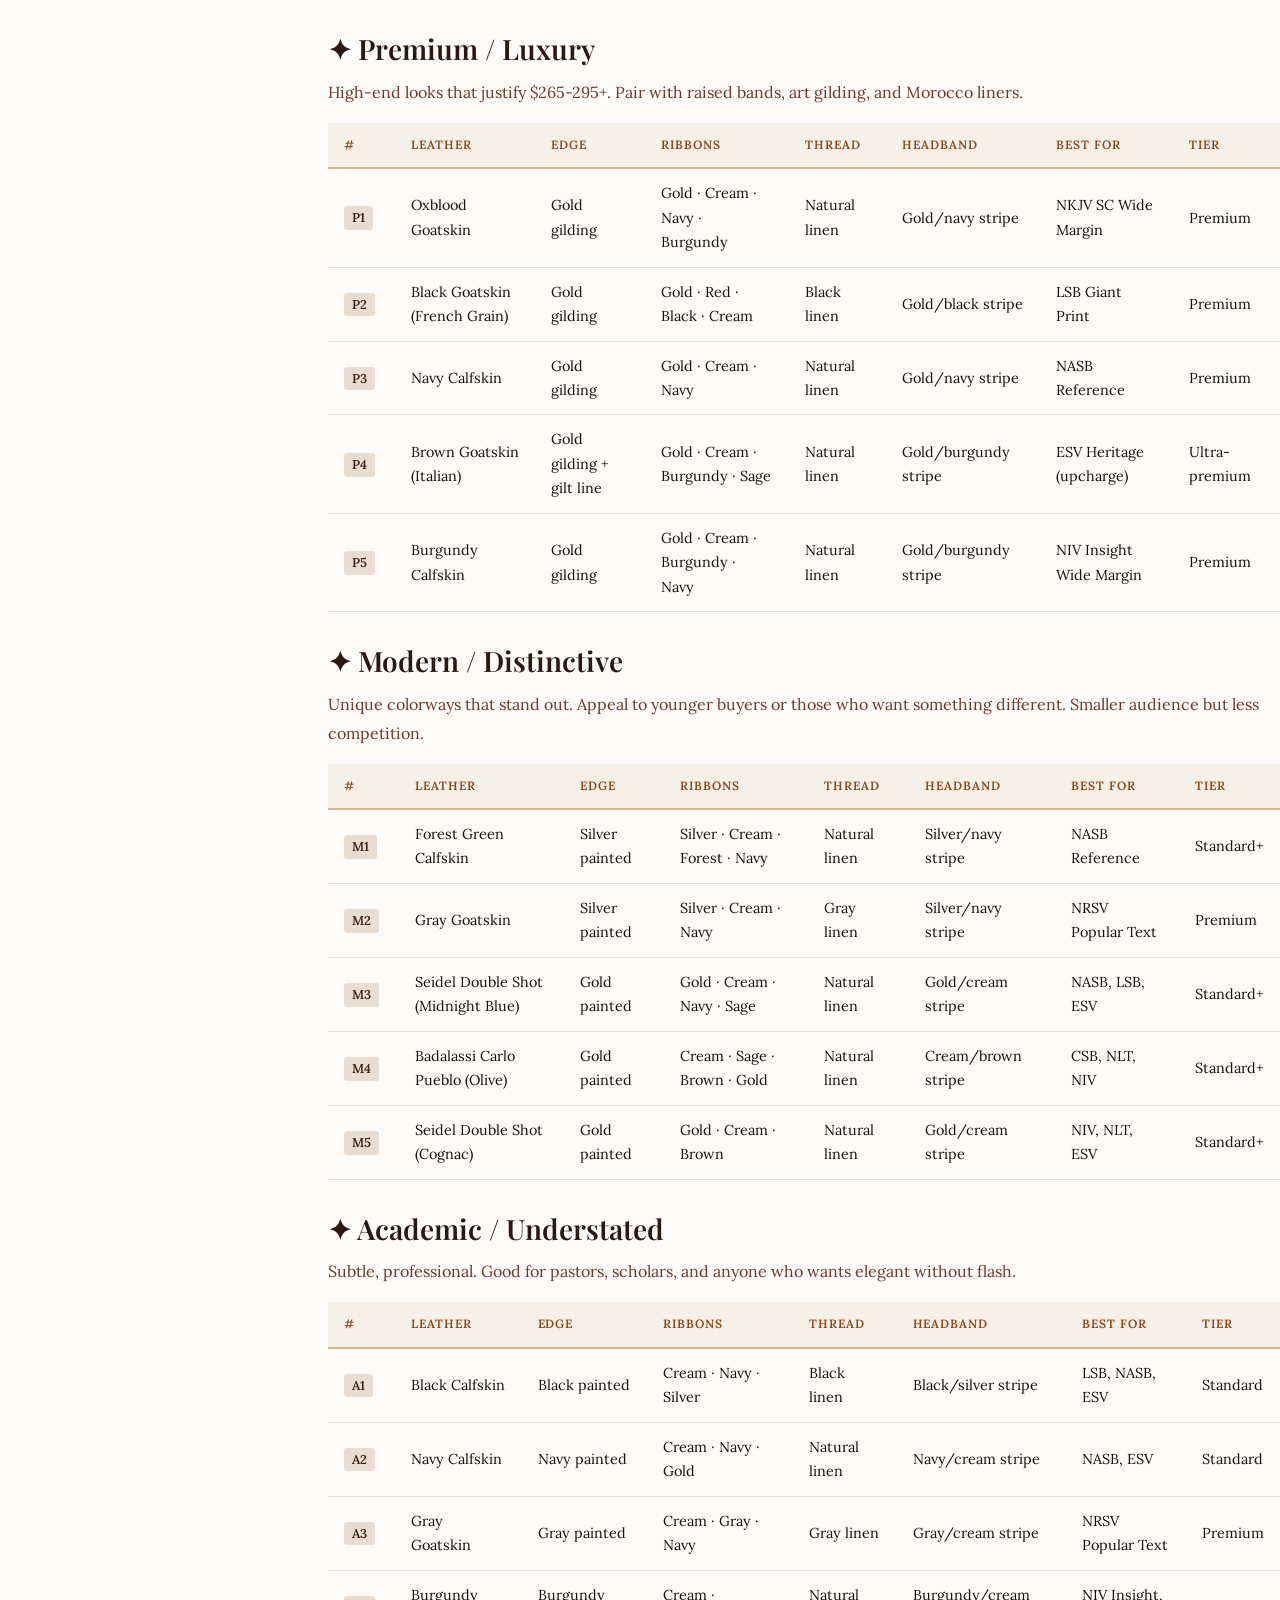
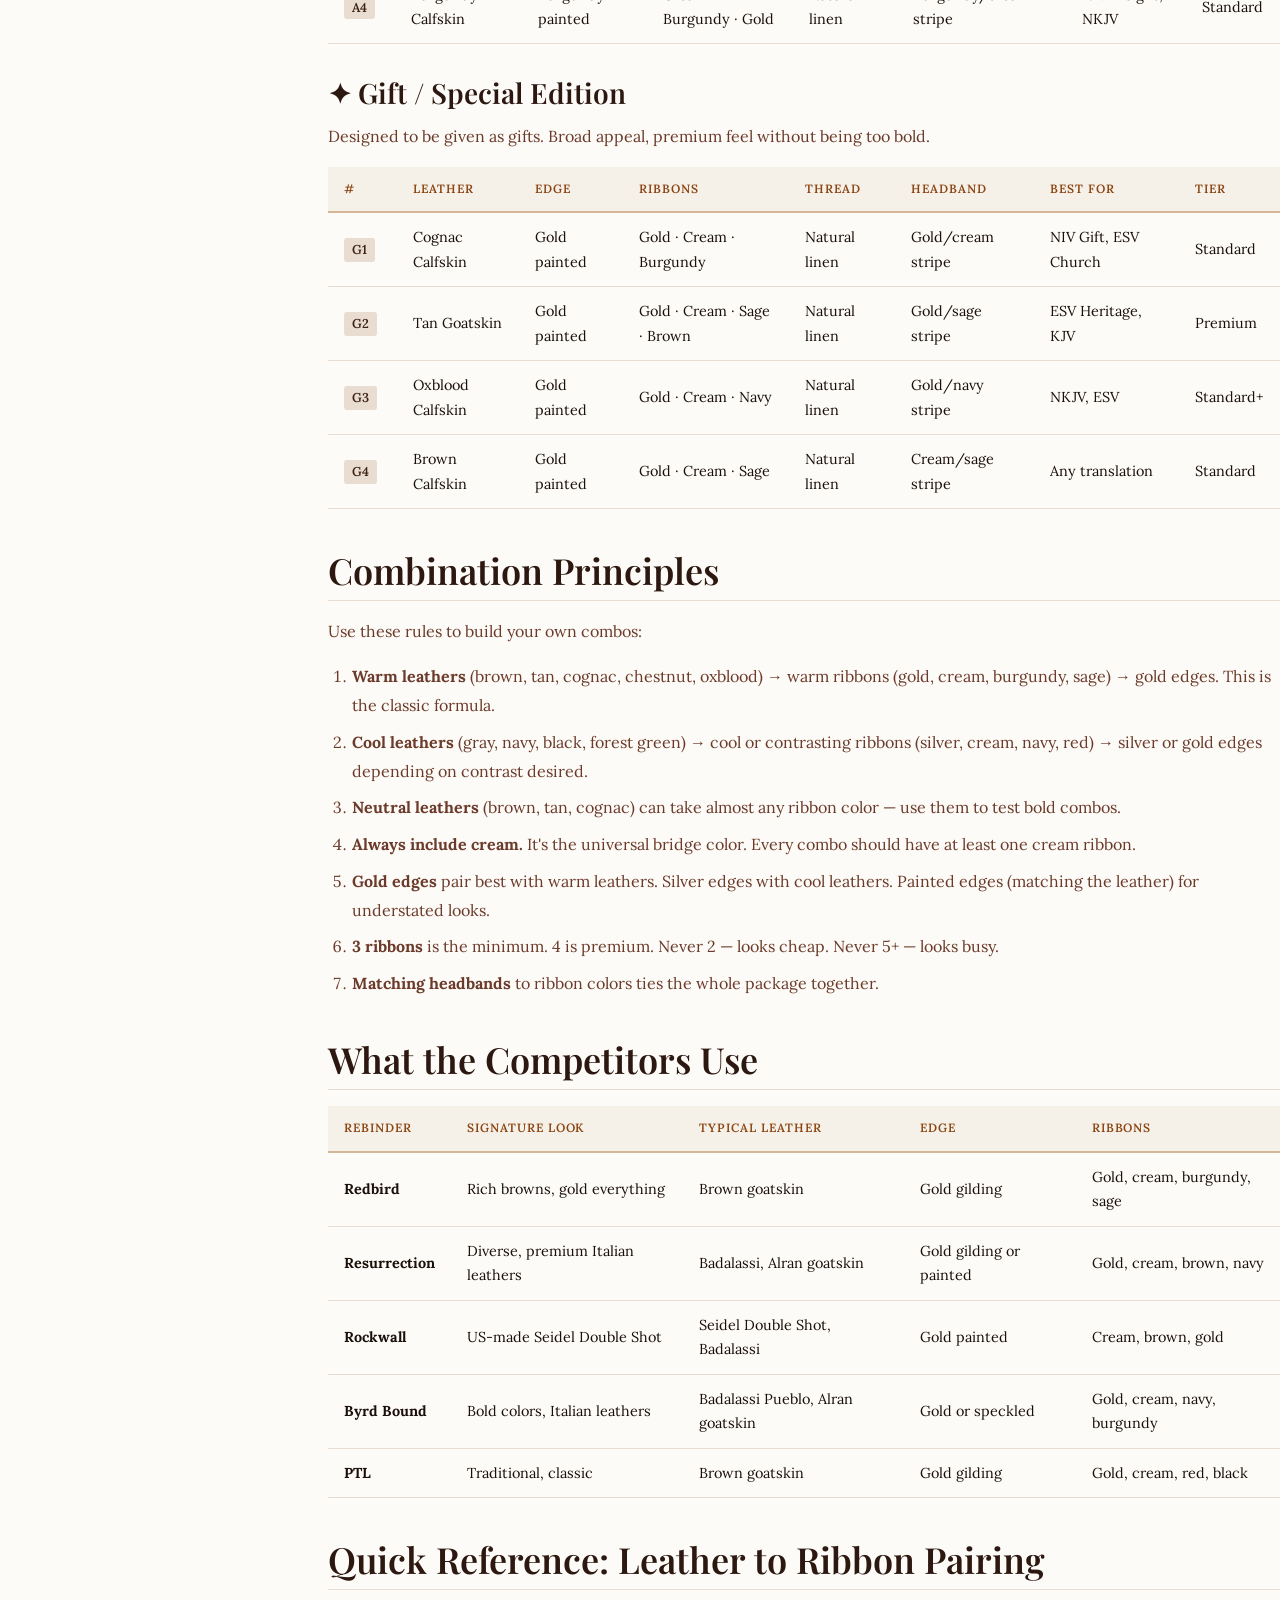
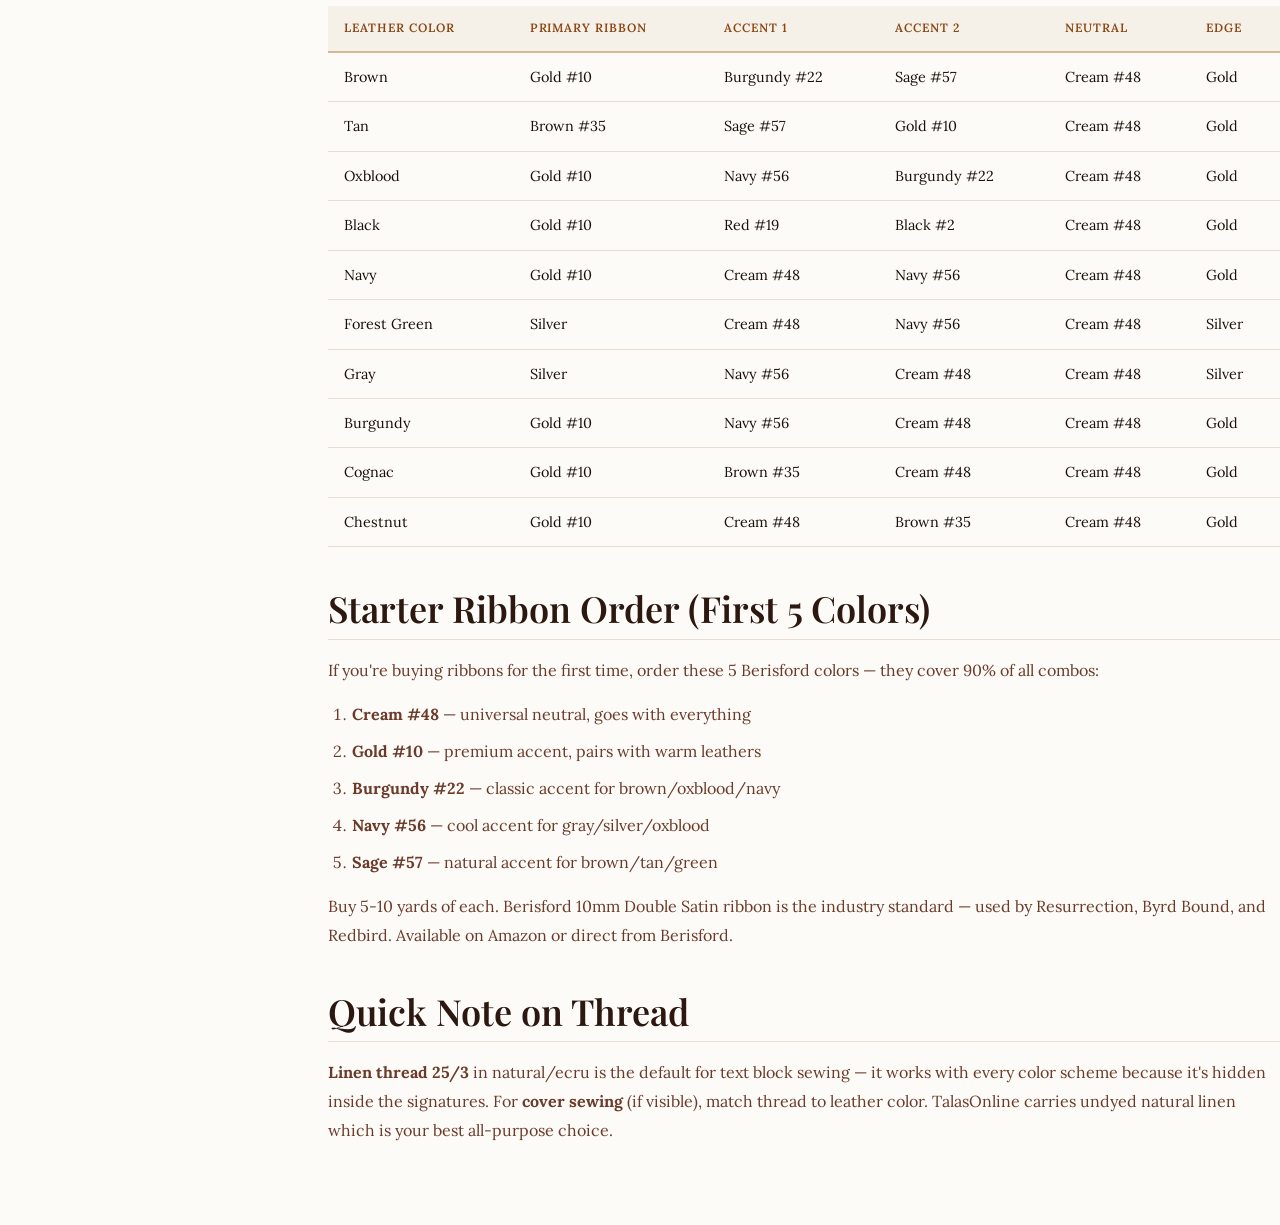
<file: guide/color-combos.html>
<!DOCTYPE html>
<html lang="en">
<head>
  <meta charset="UTF-8">
  <meta name="viewport" content="width=device-width, initial-scale=1.0">
  <title>Color Combinations — Spine & Spirit (Internal)</title>
  <link rel="stylesheet" href="../css/style.css">
  <style>
    .swatch {
      display: inline-block;
      width: 1.1em;
      height: 1.1em;
      border-radius: 3px;
      vertical-align: middle;
      margin-right: 4px;
      border: 1px solid rgba(0,0,0,0.15);
    }
    .swatch-row td:first-child {
      white-space: nowrap;
    }
    .combo-label {
      display: inline-block;
      background: var(--brown-100);
      padding: 1px 8px;
      border-radius: 3px;
      font-size: 0.8rem;
      font-weight: 600;
      color: var(--brown-700);
      margin-right: 4px;
    }
  </style>
</head>
<body>

  <header class="site-header">
    <div class="header-inner">
      <a href="/spine-and-spirit/" class="logo">
        <span class="logo-icon">✦</span>
        Spine &amp; <span>Spirit</span>
      </a>
      <nav>
        <button class="menu-toggle" aria-label="Toggle menu" aria-expanded="false">
          <svg viewBox="0 0 24 24" fill="none" stroke="currentColor" stroke-width="2">
            <path d="M3 6h18M3 12h18M3 18h18"/>
          </svg>
        </button>
        <ul class="nav-links">
          <li><a href="/spine-and-spirit/">Home</a></li>
          <li><a href="/spine-and-spirit/shop.html">Shop</a></li>
          <li><a href="/spine-and-spirit/about.html">About</a></li>
        </ul>
      </nav>
    </div>
  </header>

  <div class="guide-layout">
    <aside class="guide-sidebar">
      <h3>Guide Sections</h3>
      <ul class="guide-nav">
        <li><a href="index.html">Overview</a></li>
        <li><a href="bible-selection.html">Bible Selection</a></li>
        <li><a href="materials.html">Materials &amp; Supplies</a></li>
        <li><a href="color-combos.html" class="active">Color Combinations</a></li>
        <li><a href="cost-breakdown.html">Cost Breakdown</a></li>
        <li><a href="competitor-pricing.html">Competitor Pricing</a></li>
        <li><a href="rebinding-process.html">Rebinding Process</a></li>
        <li><a href="pricing-strategy.html">Pricing Strategy &amp; Margins</a></li>
        <li><a href="pathway-to-premium.html">Pathway to Premium</a></li>
      </ul>
    </aside>
    <main class="guide-content">

      <h1>Color Combination Cheat Sheet</h1>
      <p>Curated color palettes for Bible rebinds. Each combo specifies leather, edge treatment, ribbons, thread, and headbands. These are designed to look cohesive and premium — the combinations the top rebinders actually use.</p>

      <div class="guide-tip">
        <strong>Golden rule:</strong> Pick 1 hero color for the leather, 1-2 accent colors for ribbons/edges, and 1-2 neutral ribbons to balance. Never use more than 4 ribbon colors. When in doubt, include cream or gold — they work with everything.
      </div>

      <h2>Color Reference Quick Guide</h2>
      <table>
        <thead>
          <tr>
            <th>Color</th>
            <th>Berisford Code</th>
            <th>Goes Best With</th>
            <th>Avoid With</th>
          </tr>
        </thead>
        <tbody>
          <tr><td><span class="swatch" style="background:#C8A552;"></span> Gold #10</td><td>DS10</td><td>Brown, oxblood, navy, black, green, burgundy</td><td>Gray, silver edges</td></tr>
          <tr><td><span class="swatch" style="background:#F5E6C8;"></span> Cream #48</td><td>DS48</td><td>Everything — the universal neutral</td><td>Nothing</td></tr>
          <tr><td><span class="swatch" style="background:#8B1A1A;"></span> Burgundy #22</td><td>DS22</td><td>Oxblood, brown, navy, black</td><td>Green, bright red</td></tr>
          <tr><td><span class="swatch" style="background:#7B9A6B;"></span> Sage #57</td><td>DS57</td><td>Brown, forest green, tan, cream</td><td>Black, navy, gray</td></tr>
          <tr><td><span class="swatch" style="background:#1B3A5C;"></span> Navy #56</td><td>DS56</td><td>Gray, brown, oxblood, gold</td><td>Forest green</td></tr>
          <tr><td><span class="swatch" style="background:#2C2C2C;"></span> Black #2</td><td>DS2</td><td>Gray, silver, red, gold</td><td>Dark brown, navy</td></tr>
          <tr><td><span class="swatch" style="background:#6B3A2A;"></span> Brown #35</td><td>DS35</td><td>Gold, cream, sage, tan leather</td><td>Black, navy</td></tr>
          <tr><td><span class="swatch" style="background:#C41E3A;"></span> Red #19</td><td>DS19</td><td>Black, tan, gold edges</td><td>Burgundy, oxblood, pink</td></tr>
          <tr><td><span class="swatch" style="background:#D4C5A9;"></span> Tan #46</td><td>DS46</td><td>Brown, sage, cream, gold</td><td>Gray, silver</td></tr>
        </tbody>
      </table>

      <h2>Curated Color Combinations</h2>

      <h3>✦ Heritage / Classic</h3>
      <p>Timeless, traditional looks. These sell the fastest and appeal to the widest audience. Start here.</p>
      <table>
        <thead>
          <tr>
            <th>#</th>
            <th>Leather</th>
            <th>Edge</th>
            <th>Ribbons</th>
            <th>Thread</th>
            <th>Headband</th>
            <th>Best For</th>
            <th>Tier</th>
          </tr>
        </thead>
        <tbody>
          <tr>
            <td><span class="combo-label">C1</span></td>
            <td>Brown Goatskin</td>
            <td>Gold gilding</td>
            <td>Gold · Cream · Burgundy · Sage</td>
            <td>Natural linen</td>
            <td>Gold/cream stripe</td>
            <td>ESV Heritage, KJV Maclaren</td>
            <td>Premium</td>
          </tr>
          <tr>
            <td><span class="combo-label">C2</span></td>
            <td>Tan Goatskin</td>
            <td>Gold gilding</td>
            <td>Gold · Cream · Brown · Sage</td>
            <td>Natural linen</td>
            <td>Gold/brown stripe</td>
            <td>KJV Maclaren, ESV Heritage</td>
            <td>Premium</td>
          </tr>
          <tr>
            <td><span class="combo-label">C3</span></td>
            <td>Chestnut Calfskin</td>
            <td>Gold painted</td>
            <td>Gold · Cream · Brown</td>
            <td>Natural linen</td>
            <td>Cream/gold stripe</td>
            <td>CSB Thinline, NIV Gift</td>
            <td>Standard</td>
          </tr>
          <tr>
            <td><span class="combo-label">C4</span></td>
            <td>Cognac Calfskin</td>
            <td>Gold painted</td>
            <td>Gold · Cream · Brown</td>
            <td>Natural linen</td>
            <td>Gold/cream stripe</td>
            <td>NIV Premium Gift, ESV Church</td>
            <td>Standard</td>
          </tr>
          <tr>
            <td><span class="combo-label">C5</span></td>
            <td>Brown Calfskin</td>
            <td>Gold painted</td>
            <td>Cream · Gold · Sage</td>
            <td>Natural linen</td>
            <td>Cream/green stripe</td>
            <td>NLT Filament, CSB Thinline</td>
            <td>Standard</td>
          </tr>
        </tbody>
      </table>

      <h3>✦ Premium / Luxury</h3>
      <p>High-end looks that justify $265-295+. Pair with raised bands, art gilding, and Morocco liners.</p>
      <table>
        <thead>
          <tr>
            <th>#</th>
            <th>Leather</th>
            <th>Edge</th>
            <th>Ribbons</th>
            <th>Thread</th>
            <th>Headband</th>
            <th>Best For</th>
            <th>Tier</th>
          </tr>
        </thead>
        <tbody>
          <tr>
            <td><span class="combo-label">P1</span></td>
            <td>Oxblood Goatskin</td>
            <td>Gold gilding</td>
            <td>Gold · Cream · Navy · Burgundy</td>
            <td>Natural linen</td>
            <td>Gold/navy stripe</td>
            <td>NKJV SC Wide Margin</td>
            <td>Premium</td>
          </tr>
          <tr>
            <td><span class="combo-label">P2</span></td>
            <td>Black Goatskin (French Grain)</td>
            <td>Gold gilding</td>
            <td>Gold · Red · Black · Cream</td>
            <td>Black linen</td>
            <td>Gold/black stripe</td>
            <td>LSB Giant Print</td>
            <td>Premium</td>
          </tr>
          <tr>
            <td><span class="combo-label">P3</span></td>
            <td>Navy Calfskin</td>
            <td>Gold gilding</td>
            <td>Gold · Cream · Navy</td>
            <td>Natural linen</td>
            <td>Gold/navy stripe</td>
            <td>NASB Reference</td>
            <td>Premium</td>
          </tr>
          <tr>
            <td><span class="combo-label">P4</span></td>
            <td>Brown Goatskin (Italian)</td>
            <td>Gold gilding + gilt line</td>
            <td>Gold · Cream · Burgundy · Sage</td>
            <td>Natural linen</td>
            <td>Gold/burgundy stripe</td>
            <td>ESV Heritage (upcharge)</td>
            <td>Ultra-premium</td>
          </tr>
          <tr>
            <td><span class="combo-label">P5</span></td>
            <td>Burgundy Calfskin</td>
            <td>Gold gilding</td>
            <td>Gold · Cream · Burgundy · Navy</td>
            <td>Natural linen</td>
            <td>Gold/burgundy stripe</td>
            <td>NIV Insight Wide Margin</td>
            <td>Premium</td>
          </tr>
        </tbody>
      </table>

      <h3>✦ Modern / Distinctive</h3>
      <p>Unique colorways that stand out. Appeal to younger buyers or those who want something different. Smaller audience but less competition.</p>
      <table>
        <thead>
          <tr>
            <th>#</th>
            <th>Leather</th>
            <th>Edge</th>
            <th>Ribbons</th>
            <th>Thread</th>
            <th>Headband</th>
            <th>Best For</th>
            <th>Tier</th>
          </tr>
        </thead>
        <tbody>
          <tr>
            <td><span class="combo-label">M1</span></td>
            <td>Forest Green Calfskin</td>
            <td>Silver painted</td>
            <td>Silver · Cream · Forest · Navy</td>
            <td>Natural linen</td>
            <td>Silver/navy stripe</td>
            <td>NASB Reference</td>
            <td>Standard+</td>
          </tr>
          <tr>
            <td><span class="combo-label">M2</span></td>
            <td>Gray Goatskin</td>
            <td>Silver painted</td>
            <td>Silver · Cream · Navy</td>
            <td>Gray linen</td>
            <td>Silver/navy stripe</td>
            <td>NRSV Popular Text</td>
            <td>Premium</td>
          </tr>
          <tr>
            <td><span class="combo-label">M3</span></td>
            <td>Seidel Double Shot (Midnight Blue)</td>
            <td>Gold painted</td>
            <td>Gold · Cream · Navy · Sage</td>
            <td>Natural linen</td>
            <td>Gold/cream stripe</td>
            <td>NASB, LSB, ESV</td>
            <td>Standard+</td>
          </tr>
          <tr>
            <td><span class="combo-label">M4</span></td>
            <td>Badalassi Carlo Pueblo (Olive)</td>
            <td>Gold painted</td>
            <td>Cream · Sage · Brown · Gold</td>
            <td>Natural linen</td>
            <td>Cream/brown stripe</td>
            <td>CSB, NLT, NIV</td>
            <td>Standard+</td>
          </tr>
          <tr>
            <td><span class="combo-label">M5</span></td>
            <td>Seidel Double Shot (Cognac)</td>
            <td>Gold painted</td>
            <td>Gold · Cream · Brown</td>
            <td>Natural linen</td>
            <td>Gold/cream stripe</td>
            <td>NIV, NLT, ESV</td>
            <td>Standard+</td>
          </tr>
        </tbody>
      </table>

      <h3>✦ Academic / Understated</h3>
      <p>Subtle, professional. Good for pastors, scholars, and anyone who wants elegant without flash.</p>
      <table>
        <thead>
          <tr>
            <th>#</th>
            <th>Leather</th>
            <th>Edge</th>
            <th>Ribbons</th>
            <th>Thread</th>
            <th>Headband</th>
            <th>Best For</th>
            <th>Tier</th>
          </tr>
        </thead>
        <tbody>
          <tr>
            <td><span class="combo-label">A1</span></td>
            <td>Black Calfskin</td>
            <td>Black painted</td>
            <td>Cream · Navy · Silver</td>
            <td>Black linen</td>
            <td>Black/silver stripe</td>
            <td>LSB, NASB, ESV</td>
            <td>Standard</td>
          </tr>
          <tr>
            <td><span class="combo-label">A2</span></td>
            <td>Navy Calfskin</td>
            <td>Navy painted</td>
            <td>Cream · Navy · Gold</td>
            <td>Natural linen</td>
            <td>Navy/cream stripe</td>
            <td>NASB, ESV</td>
            <td>Standard</td>
          </tr>
          <tr>
            <td><span class="combo-label">A3</span></td>
            <td>Gray Goatskin</td>
            <td>Gray painted</td>
            <td>Cream · Gray · Navy</td>
            <td>Gray linen</td>
            <td>Gray/cream stripe</td>
            <td>NRSV Popular Text</td>
            <td>Premium</td>
          </tr>
          <tr>
            <td><span class="combo-label">A4</span></td>
            <td>Burgundy Calfskin</td>
            <td>Burgundy painted</td>
            <td>Cream · Burgundy · Gold</td>
            <td>Natural linen</td>
            <td>Burgundy/cream stripe</td>
            <td>NIV Insight, NKJV</td>
            <td>Standard</td>
          </tr>
        </tbody>
      </table>

      <h3>✦ Gift / Special Edition</h3>
      <p>Designed to be given as gifts. Broad appeal, premium feel without being too bold.</p>
      <table>
        <thead>
          <tr>
            <th>#</th>
            <th>Leather</th>
            <th>Edge</th>
            <th>Ribbons</th>
            <th>Thread</th>
            <th>Headband</th>
            <th>Best For</th>
            <th>Tier</th>
          </tr>
        </thead>
        <tbody>
          <tr>
            <td><span class="combo-label">G1</span></td>
            <td>Cognac Calfskin</td>
            <td>Gold painted</td>
            <td>Gold · Cream · Burgundy</td>
            <td>Natural linen</td>
            <td>Gold/cream stripe</td>
            <td>NIV Gift, ESV Church</td>
            <td>Standard</td>
          </tr>
          <tr>
            <td><span class="combo-label">G2</span></td>
            <td>Tan Goatskin</td>
            <td>Gold painted</td>
            <td>Gold · Cream · Sage · Brown</td>
            <td>Natural linen</td>
            <td>Gold/sage stripe</td>
            <td>ESV Heritage, KJV</td>
            <td>Premium</td>
          </tr>
          <tr>
            <td><span class="combo-label">G3</span></td>
            <td>Oxblood Calfskin</td>
            <td>Gold painted</td>
            <td>Gold · Cream · Navy</td>
            <td>Natural linen</td>
            <td>Gold/navy stripe</td>
            <td>NKJV, ESV</td>
            <td>Standard+</td>
          </tr>
          <tr>
            <td><span class="combo-label">G4</span></td>
            <td>Brown Calfskin</td>
            <td>Gold painted</td>
            <td>Gold · Cream · Sage</td>
            <td>Natural linen</td>
            <td>Cream/sage stripe</td>
            <td>Any translation</td>
            <td>Standard</td>
          </tr>
        </tbody>
      </table>

      <h2>Combination Principles</h2>
      <p>Use these rules to build your own combos:</p>
      <ol>
        <li><strong>Warm leathers</strong> (brown, tan, cognac, chestnut, oxblood) → warm ribbons (gold, cream, burgundy, sage) → gold edges. This is the classic formula.</li>
        <li><strong>Cool leathers</strong> (gray, navy, black, forest green) → cool or contrasting ribbons (silver, cream, navy, red) → silver or gold edges depending on contrast desired.</li>
        <li><strong>Neutral leathers</strong> (brown, tan, cognac) can take almost any ribbon color — use them to test bold combos.</li>
        <li><strong>Always include cream.</strong> It's the universal bridge color. Every combo should have at least one cream ribbon.</li>
        <li><strong>Gold edges</strong> pair best with warm leathers. Silver edges with cool leathers. Painted edges (matching the leather) for understated looks.</li>
        <li><strong>3 ribbons</strong> is the minimum. 4 is premium. Never 2 — looks cheap. Never 5+ — looks busy.</li>
        <li><strong>Matching headbands</strong> to ribbon colors ties the whole package together.</li>
      </ol>

      <h2>What the Competitors Use</h2>
      <table>
        <thead>
          <tr>
            <th>Rebinder</th>
            <th>Signature Look</th>
            <th>Typical Leather</th>
            <th>Edge</th>
            <th>Ribbons</th>
          </tr>
        </thead>
        <tbody>
          <tr><td><strong>Redbird</strong></td><td>Rich browns, gold everything</td><td>Brown goatskin</td><td>Gold gilding</td><td>Gold, cream, burgundy, sage</td></tr>
          <tr><td><strong>Resurrection</strong></td><td>Diverse, premium Italian leathers</td><td>Badalassi, Alran goatskin</td><td>Gold gilding or painted</td><td>Gold, cream, brown, navy</td></tr>
          <tr><td><strong>Rockwall</strong></td><td>US-made Seidel Double Shot</td><td>Seidel Double Shot, Badalassi</td><td>Gold painted</td><td>Cream, brown, gold</td></tr>
          <tr><td><strong>Byrd Bound</strong></td><td>Bold colors, Italian leathers</td><td>Badalassi Pueblo, Alran goatskin</td><td>Gold or speckled</td><td>Gold, cream, navy, burgundy</td></tr>
          <tr><td><strong>PTL</strong></td><td>Traditional, classic</td><td>Brown goatskin</td><td>Gold gilding</td><td>Gold, cream, red, black</td></tr>
        </tbody>
      </table>

      <h2>Quick Reference: Leather to Ribbon Pairing</h2>
      <table>
        <thead>
          <tr>
            <th>Leather Color</th>
            <th>Primary Ribbon</th>
            <th>Accent 1</th>
            <th>Accent 2</th>
            <th>Neutral</th>
            <th>Edge</th>
          </tr>
        </thead>
        <tbody>
          <tr><td>Brown</td><td>Gold #10</td><td>Burgundy #22</td><td>Sage #57</td><td>Cream #48</td><td>Gold</td></tr>
          <tr><td>Tan</td><td>Brown #35</td><td>Sage #57</td><td>Gold #10</td><td>Cream #48</td><td>Gold</td></tr>
          <tr><td>Oxblood</td><td>Gold #10</td><td>Navy #56</td><td>Burgundy #22</td><td>Cream #48</td><td>Gold</td></tr>
          <tr><td>Black</td><td>Gold #10</td><td>Red #19</td><td>Black #2</td><td>Cream #48</td><td>Gold</td></tr>
          <tr><td>Navy</td><td>Gold #10</td><td>Cream #48</td><td>Navy #56</td><td>Cream #48</td><td>Gold</td></tr>
          <tr><td>Forest Green</td><td>Silver</td><td>Cream #48</td><td>Navy #56</td><td>Cream #48</td><td>Silver</td></tr>
          <tr><td>Gray</td><td>Silver</td><td>Navy #56</td><td>Cream #48</td><td>Cream #48</td><td>Silver</td></tr>
          <tr><td>Burgundy</td><td>Gold #10</td><td>Navy #56</td><td>Cream #48</td><td>Cream #48</td><td>Gold</td></tr>
          <tr><td>Cognac</td><td>Gold #10</td><td>Brown #35</td><td>Cream #48</td><td>Cream #48</td><td>Gold</td></tr>
          <tr><td>Chestnut</td><td>Gold #10</td><td>Cream #48</td><td>Brown #35</td><td>Cream #48</td><td>Gold</td></tr>
        </tbody>
      </table>

      <h2>Starter Ribbon Order (First 5 Colors)</h2>
      <p>If you're buying ribbons for the first time, order these 5 Berisford colors — they cover 90% of all combos:</p>
      <ol>
        <li><strong>Cream #48</strong> — universal neutral, goes with everything</li>
        <li><strong>Gold #10</strong> — premium accent, pairs with warm leathers</li>
        <li><strong>Burgundy #22</strong> — classic accent for brown/oxblood/navy</li>
        <li><strong>Navy #56</strong> — cool accent for gray/silver/oxblood</li>
        <li><strong>Sage #57</strong> — natural accent for brown/tan/green</li>
      </ol>
      <p>Buy 5-10 yards of each. Berisford 10mm Double Satin ribbon is the industry standard — used by Resurrection, Byrd Bound, and Redbird. Available on <a href="https://www.amazon.com/s?k=berisford+double+satin+ribbon+10mm" target="_blank">Amazon</a> or direct from <a href="https://berisfords.com" target="_blank">Berisford</a>.</p>

      <h2>Quick Note on Thread</h2>
      <p><strong>Linen thread 25/3</strong> in natural/ecru is the default for text block sewing — it works with every color scheme because it's hidden inside the signatures. For <strong>cover sewing</strong> (if visible), match thread to leather color. TalasOnline carries undyed natural linen which is your best all-purpose choice.</p>

    </main>
  </div>

  <script src="../js/main.js"></script>
</body>
</html>
</file>
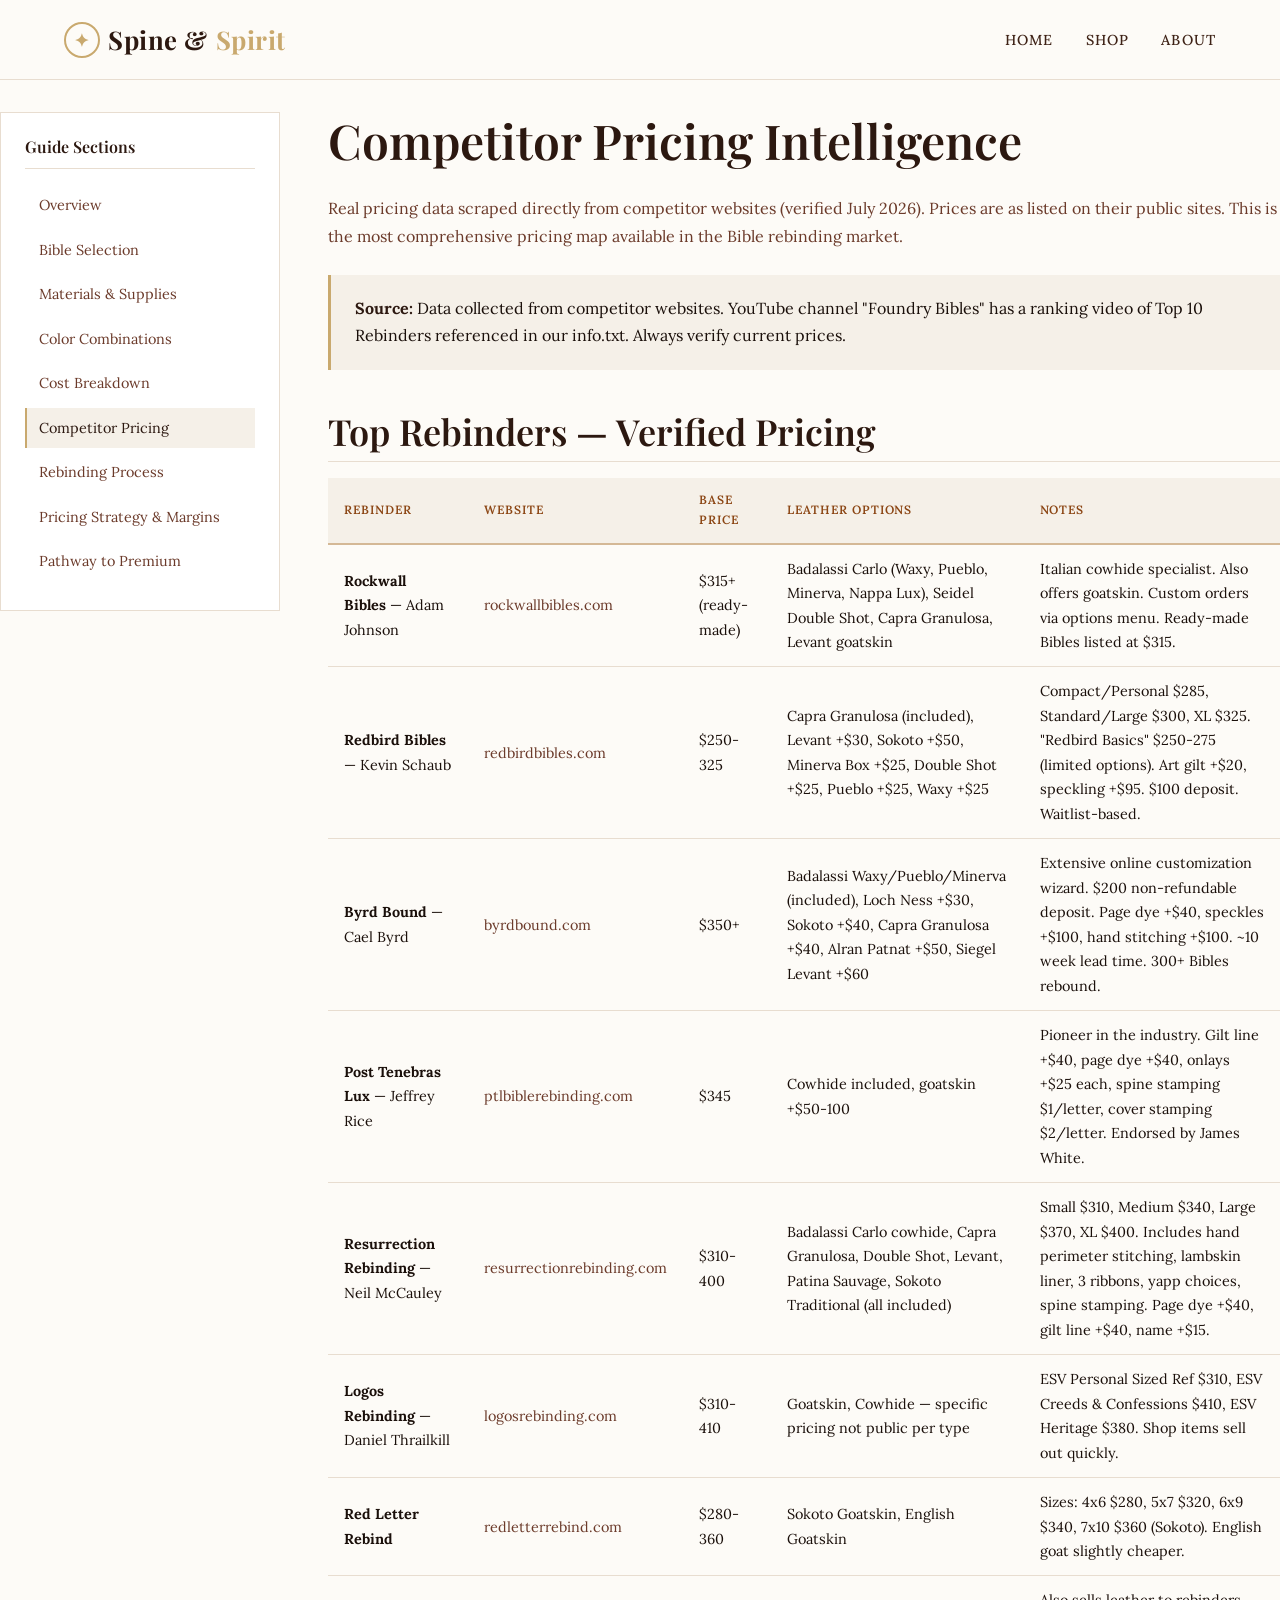
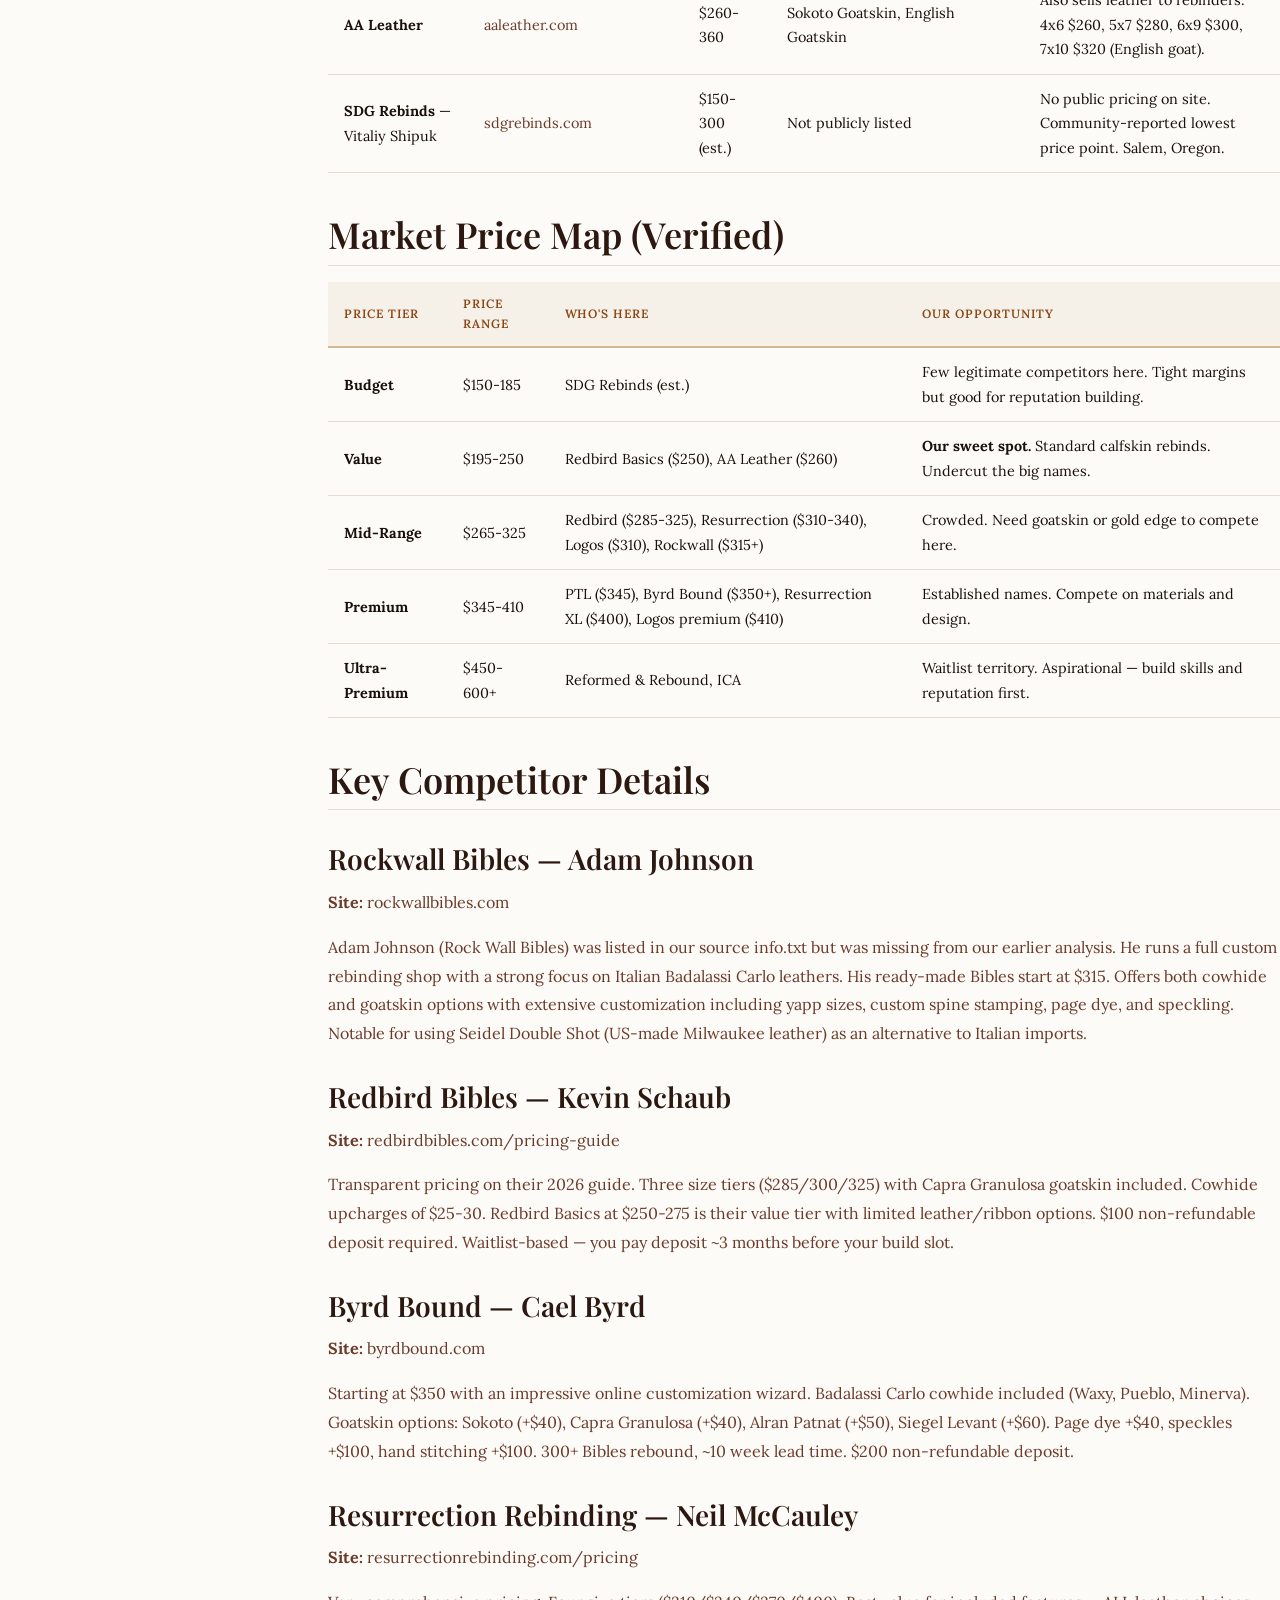
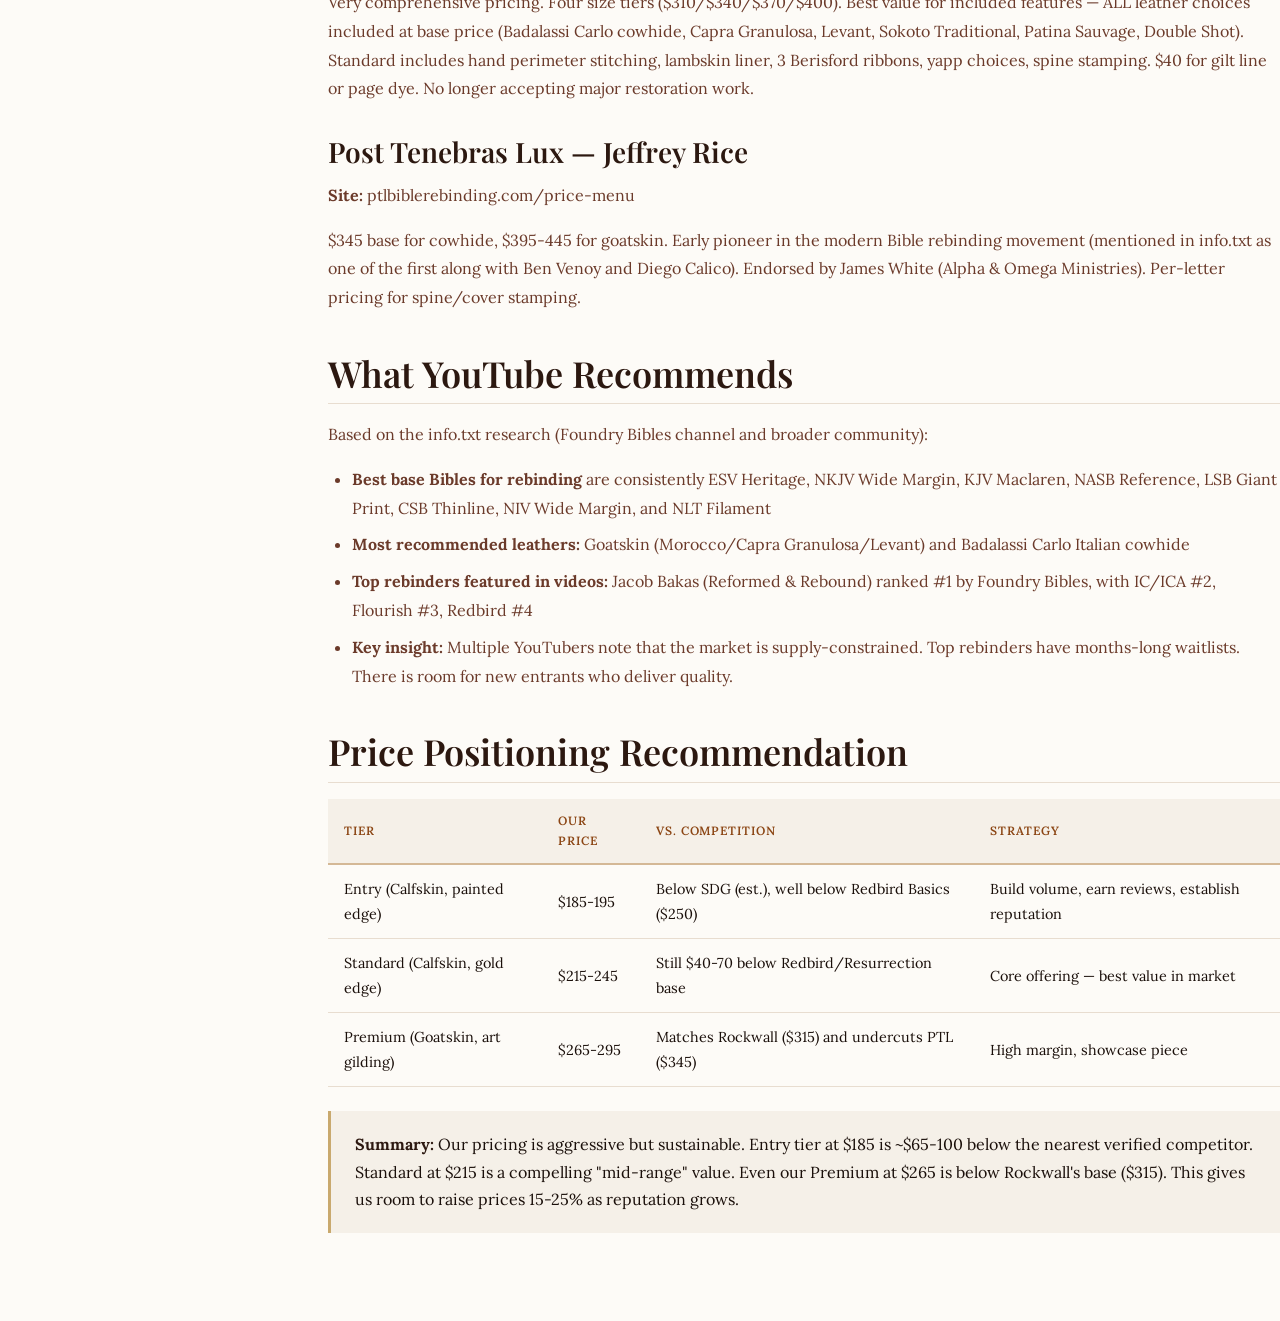
<file: guide/competitor-pricing.html>
<!DOCTYPE html>
<html lang="en">
<head>
  <meta charset="UTF-8">
  <meta name="viewport" content="width=device-width, initial-scale=1.0">
  <title>Competitor Pricing — Spine & Spirit (Internal)</title>
  <link rel="stylesheet" href="../css/style.css">
</head>
<body>

  <header class="site-header">
    <div class="header-inner">
      <a href="/spine-and-spirit/" class="logo">
        <span class="logo-icon">✦</span>
        Spine &amp; <span>Spirit</span>
      </a>
      <nav>
        <button class="menu-toggle" aria-label="Toggle menu" aria-expanded="false">
          <svg viewBox="0 0 24 24" fill="none" stroke="currentColor" stroke-width="2">
            <path d="M3 6h18M3 12h18M3 18h18"/>
          </svg>
        </button>
        <ul class="nav-links">
          <li><a href="/spine-and-spirit/">Home</a></li>
          <li><a href="/spine-and-spirit/shop.html">Shop</a></li>
          <li><a href="/spine-and-spirit/about.html">About</a></li>
        </ul>
      </nav>
    </div>
  </header>

  <div class="guide-layout">
    <aside class="guide-sidebar">
      <h3>Guide Sections</h3>
      <ul class="guide-nav">
        <li><a href="index.html">Overview</a></li>
        <li><a href="bible-selection.html">Bible Selection</a></li>
        <li><a href="materials.html">Materials &amp; Supplies</a></li>
        <li><a href="color-combos.html">Color Combinations</a></li>
        <li><a href="cost-breakdown.html">Cost Breakdown</a></li>
        <li><a href="competitor-pricing.html" class="active">Competitor Pricing</a></li>
        <li><a href="rebinding-process.html">Rebinding Process</a></li>
        <li><a href="pricing-strategy.html">Pricing Strategy &amp; Margins</a></li>
        <li><a href="pathway-to-premium.html">Pathway to Premium</a></li>
      </ul>
    </aside>
    <main class="guide-content">
      <h1>Competitor Pricing Intelligence</h1>
      <p>Real pricing data scraped directly from competitor websites (verified July 2026). Prices are as listed on their public sites. This is the most comprehensive pricing map available in the Bible rebinding market.</p>

      <div class="guide-tip">
        <strong>Source:</strong> Data collected from competitor websites. YouTube channel "Foundry Bibles" has a ranking video of Top 10 Rebinders referenced in our info.txt. Always verify current prices.
      </div>

      <h2>Top Rebinders — Verified Pricing</h2>
      <table>
        <thead>
          <tr>
            <th>Rebinder</th>
            <th>Website</th>
            <th>Base Price</th>
            <th>Leather Options</th>
            <th>Notes</th>
          </tr>
        </thead>
        <tbody>
          <tr>
            <td><strong>Rockwall Bibles</strong> — Adam Johnson</td>
            <td><a href="https://rockwallbibles.com" target="_blank">rockwallbibles.com</a></td>
            <td>$315+ (ready-made)</td>
            <td>Badalassi Carlo (Waxy, Pueblo, Minerva, Nappa Lux), Seidel Double Shot, Capra Granulosa, Levant goatskin</td>
            <td>Italian cowhide specialist. Also offers goatskin. Custom orders via options menu. Ready-made Bibles listed at $315.</td>
          </tr>
          <tr>
            <td><strong>Redbird Bibles</strong> — Kevin Schaub</td>
            <td><a href="https://www.redbirdbibles.com" target="_blank">redbirdbibles.com</a></td>
            <td>$250-325</td>
            <td>Capra Granulosa (included), Levant +$30, Sokoto +$50, Minerva Box +$25, Double Shot +$25, Pueblo +$25, Waxy +$25</td>
            <td>Compact/Personal $285, Standard/Large $300, XL $325. "Redbird Basics" $250-275 (limited options). Art gilt +$20, speckling +$95. $100 deposit. Waitlist-based.</td>
          </tr>
          <tr>
            <td><strong>Byrd Bound</strong> — Cael Byrd</td>
            <td><a href="https://www.byrdbound.com" target="_blank">byrdbound.com</a></td>
            <td>$350+</td>
            <td>Badalassi Waxy/Pueblo/Minerva (included), Loch Ness +$30, Sokoto +$40, Capra Granulosa +$40, Alran Patnat +$50, Siegel Levant +$60</td>
            <td>Extensive online customization wizard. $200 non-refundable deposit. Page dye +$40, speckles +$100, hand stitching +$100. ~10 week lead time. 300+ Bibles rebound.</td>
          </tr>
          <tr>
            <td><strong>Post Tenebras Lux</strong> — Jeffrey Rice</td>
            <td><a href="https://ptlbiblerebinding.com" target="_blank">ptlbiblerebinding.com</a></td>
            <td>$345</td>
            <td>Cowhide included, goatskin +$50-100</td>
            <td>Pioneer in the industry. Gilt line +$40, page dye +$40, onlays +$25 each, spine stamping $1/letter, cover stamping $2/letter. Endorsed by James White.</td>
          </tr>
          <tr>
            <td><strong>Resurrection Rebinding</strong> — Neil McCauley</td>
            <td><a href="https://www.resurrectionrebinding.com" target="_blank">resurrectionrebinding.com</a></td>
            <td>$310-400</td>
            <td>Badalassi Carlo cowhide, Capra Granulosa, Double Shot, Levant, Patina Sauvage, Sokoto Traditional (all included)</td>
            <td>Small $310, Medium $340, Large $370, XL $400. Includes hand perimeter stitching, lambskin liner, 3 ribbons, yapp choices, spine stamping. Page dye +$40, gilt line +$40, name +$15.</td>
          </tr>
          <tr>
            <td><strong>Logos Rebinding</strong> — Daniel Thrailkill</td>
            <td><a href="https://www.logosrebinding.com" target="_blank">logosrebinding.com</a></td>
            <td>$310-410</td>
            <td>Goatskin, Cowhide — specific pricing not public per type</td>
            <td>ESV Personal Sized Ref $310, ESV Creeds & Confessions $410, ESV Heritage $380. Shop items sell out quickly.</td>
          </tr>
          <tr>
            <td><strong>Red Letter Rebind</strong></td>
            <td><a href="https://redletterrebind.com" target="_blank">redletterrebind.com</a></td>
            <td>$280-360</td>
            <td>Sokoto Goatskin, English Goatskin</td>
            <td>Sizes: 4x6 $280, 5x7 $320, 6x9 $340, 7x10 $360 (Sokoto). English goat slightly cheaper.</td>
          </tr>
          <tr>
            <td><strong>AA Leather</strong></td>
            <td><a href="https://aaleather.com" target="_blank">aaleather.com</a></td>
            <td>$260-360</td>
            <td>Sokoto Goatskin, English Goatskin</td>
            <td>Also sells leather to rebinders. 4x6 $260, 5x7 $280, 6x9 $300, 7x10 $320 (English goat).</td>
          </tr>
          <tr>
            <td><strong>SDG Rebinds</strong> — Vitaliy Shipuk</td>
            <td><a href="https://sdgrebinds.com" target="_blank">sdgrebinds.com</a></td>
            <td>$150-300 (est.)</td>
            <td>Not publicly listed</td>
            <td>No public pricing on site. Community-reported lowest price point. Salem, Oregon.</td>
          </tr>
        </tbody>
      </table>

      <h2>Market Price Map (Verified)</h2>
      <table>
        <thead>
          <tr>
            <th>Price Tier</th>
            <th>Price Range</th>
            <th>Who's Here</th>
            <th>Our Opportunity</th>
          </tr>
        </thead>
        <tbody>
          <tr>
            <td><strong>Budget</strong></td>
            <td>$150-185</td>
            <td>SDG Rebinds (est.)</td>
            <td>Few legitimate competitors here. Tight margins but good for reputation building.</td>
          </tr>
          <tr>
            <td><strong>Value</strong></td>
            <td>$195-250</td>
            <td>Redbird Basics ($250), AA Leather ($260)</td>
            <td><strong>Our sweet spot.</strong> Standard calfskin rebinds. Undercut the big names.</td>
          </tr>
          <tr>
            <td><strong>Mid-Range</strong></td>
            <td>$265-325</td>
            <td>Redbird ($285-325), Resurrection ($310-340), Logos ($310), Rockwall ($315+)</td>
            <td>Crowded. Need goatskin or gold edge to compete here.</td>
          </tr>
          <tr>
            <td><strong>Premium</strong></td>
            <td>$345-410</td>
            <td>PTL ($345), Byrd Bound ($350+), Resurrection XL ($400), Logos premium ($410)</td>
            <td>Established names. Compete on materials and design.</td>
          </tr>
          <tr>
            <td><strong>Ultra-Premium</strong></td>
            <td>$450-600+</td>
            <td>Reformed & Rebound, ICA</td>
            <td>Waitlist territory. Aspirational — build skills and reputation first.</td>
          </tr>
        </tbody>
      </table>

      <h2>Key Competitor Details</h2>

      <h3>Rockwall Bibles — Adam Johnson</h3>
      <p><strong>Site:</strong> <a href="https://rockwallbibles.com" target="_blank">rockwallbibles.com</a></p>
      <p>Adam Johnson (Rock Wall Bibles) was listed in our source info.txt but was missing from our earlier analysis. He runs a full custom rebinding shop with a strong focus on Italian Badalassi Carlo leathers. His ready-made Bibles start at $315. Offers both cowhide and goatskin options with extensive customization including yapp sizes, custom spine stamping, page dye, and speckling. Notable for using Seidel Double Shot (US-made Milwaukee leather) as an alternative to Italian imports.</p>

      <h3>Redbird Bibles — Kevin Schaub</h3>
      <p><strong>Site:</strong> <a href="https://www.redbirdbibles.com/pricing-guide" target="_blank">redbirdbibles.com/pricing-guide</a></p>
      <p>Transparent pricing on their 2026 guide. Three size tiers ($285/300/325) with Capra Granulosa goatskin included. Cowhide upcharges of $25-30. Redbird Basics at $250-275 is their value tier with limited leather/ribbon options. $100 non-refundable deposit required. Waitlist-based — you pay deposit ~3 months before your build slot.</p>

      <h3>Byrd Bound — Cael Byrd</h3>
      <p><strong>Site:</strong> <a href="https://www.byrdbound.com" target="_blank">byrdbound.com</a></p>
      <p>Starting at $350 with an impressive online customization wizard. Badalassi Carlo cowhide included (Waxy, Pueblo, Minerva). Goatskin options: Sokoto (+$40), Capra Granulosa (+$40), Alran Patnat (+$50), Siegel Levant (+$60). Page dye +$40, speckles +$100, hand stitching +$100. 300+ Bibles rebound, ~10 week lead time. $200 non-refundable deposit.</p>

      <h3>Resurrection Rebinding — Neil McCauley</h3>
      <p><strong>Site:</strong> <a href="https://www.resurrectionrebinding.com/pricing" target="_blank">resurrectionrebinding.com/pricing</a></p>
      <p>Very comprehensive pricing. Four size tiers ($310/$340/$370/$400). Best value for included features — ALL leather choices included at base price (Badalassi Carlo cowhide, Capra Granulosa, Levant, Sokoto Traditional, Patina Sauvage, Double Shot). Standard includes hand perimeter stitching, lambskin liner, 3 Berisford ribbons, yapp choices, spine stamping. $40 for gilt line or page dye. No longer accepting major restoration work.</p>

      <h3>Post Tenebras Lux — Jeffrey Rice</h3>
      <p><strong>Site:</strong> <a href="https://ptlbiblerebinding.com/price-menu/" target="_blank">ptlbiblerebinding.com/price-menu</a></p>
      <p>$345 base for cowhide, $395-445 for goatskin. Early pioneer in the modern Bible rebinding movement (mentioned in info.txt as one of the first along with Ben Venoy and Diego Calico). Endorsed by James White (Alpha & Omega Ministries). Per-letter pricing for spine/cover stamping.</p>

      <h2>What YouTube Recommends</h2>
      <p>Based on the info.txt research (Foundry Bibles channel and broader community):</p>
      <ul>
        <li><strong>Best base Bibles for rebinding</strong> are consistently ESV Heritage, NKJV Wide Margin, KJV Maclaren, NASB Reference, LSB Giant Print, CSB Thinline, NIV Wide Margin, and NLT Filament</li>
        <li><strong>Most recommended leathers:</strong> Goatskin (Morocco/Capra Granulosa/Levant) and Badalassi Carlo Italian cowhide</li>
        <li><strong>Top rebinders featured in videos:</strong> Jacob Bakas (Reformed & Rebound) ranked #1 by Foundry Bibles, with IC/ICA #2, Flourish #3, Redbird #4</li>
        <li><strong>Key insight:</strong> Multiple YouTubers note that the market is supply-constrained. Top rebinders have months-long waitlists. There is room for new entrants who deliver quality.</li>
      </ul>

      <h2>Price Positioning Recommendation</h2>
      <table>
        <thead>
          <tr>
            <th>Tier</th>
            <th>Our Price</th>
            <th>vs. Competition</th>
            <th>Strategy</th>
          </tr>
        </thead>
        <tbody>
          <tr>
            <td>Entry (Calfskin, painted edge)</td>
            <td>$185-195</td>
            <td>Below SDG (est.), well below Redbird Basics ($250)</td>
            <td>Build volume, earn reviews, establish reputation</td>
          </tr>
          <tr>
            <td>Standard (Calfskin, gold edge)</td>
            <td>$215-245</td>
            <td>Still $40-70 below Redbird/Resurrection base</td>
            <td>Core offering — best value in market</td>
          </tr>
          <tr>
            <td>Premium (Goatskin, art gilding)</td>
            <td>$265-295</td>
            <td>Matches Rockwall ($315) and undercuts PTL ($345)</td>
            <td>High margin, showcase piece</td>
          </tr>
        </tbody>
      </table>

      <div class="guide-tip">
        <strong>Summary:</strong> Our pricing is aggressive but sustainable. Entry tier at $185 is ~$65-100 below the nearest verified competitor. Standard at $215 is a compelling "mid-range" value. Even our Premium at $265 is below Rockwall's base ($315). This gives us room to raise prices 15-25% as reputation grows.
      </div>
    </main>
  </div>

  <script src="../js/main.js"></script>
</body>
</html>
</file>
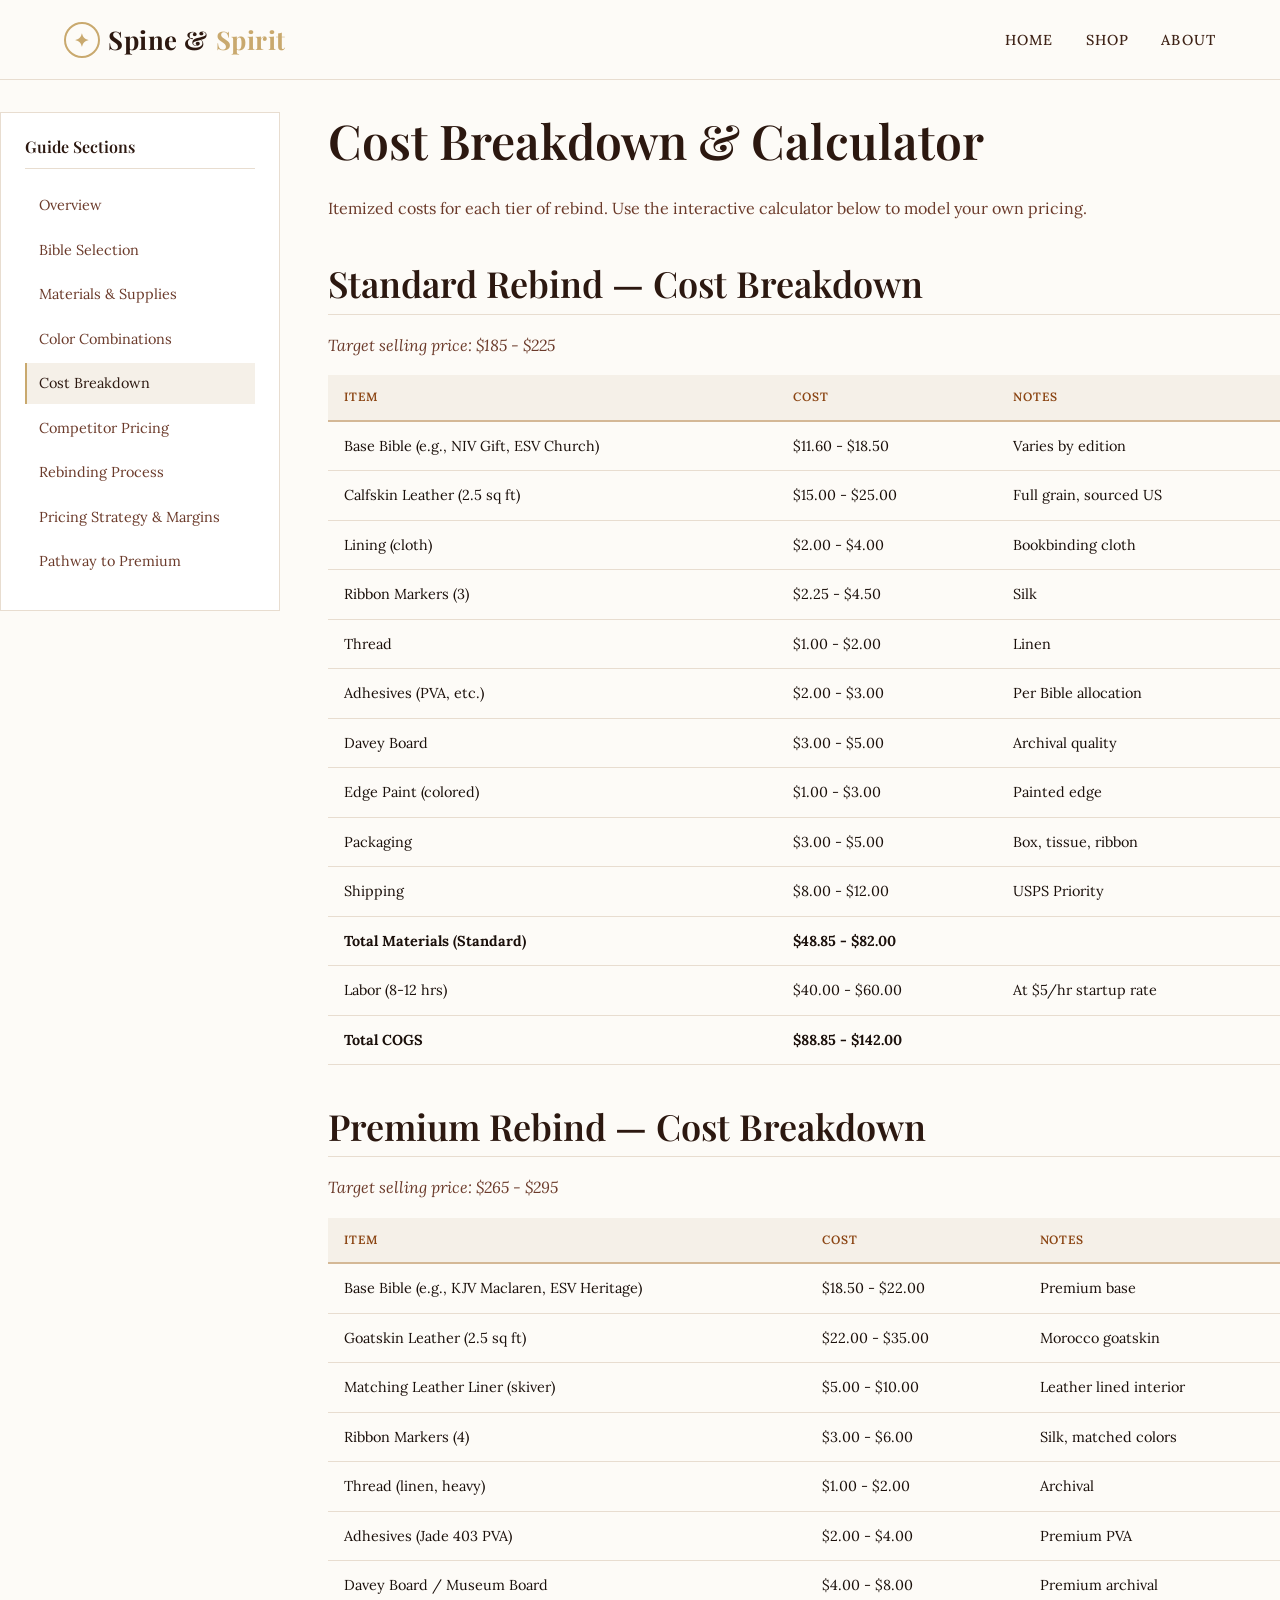
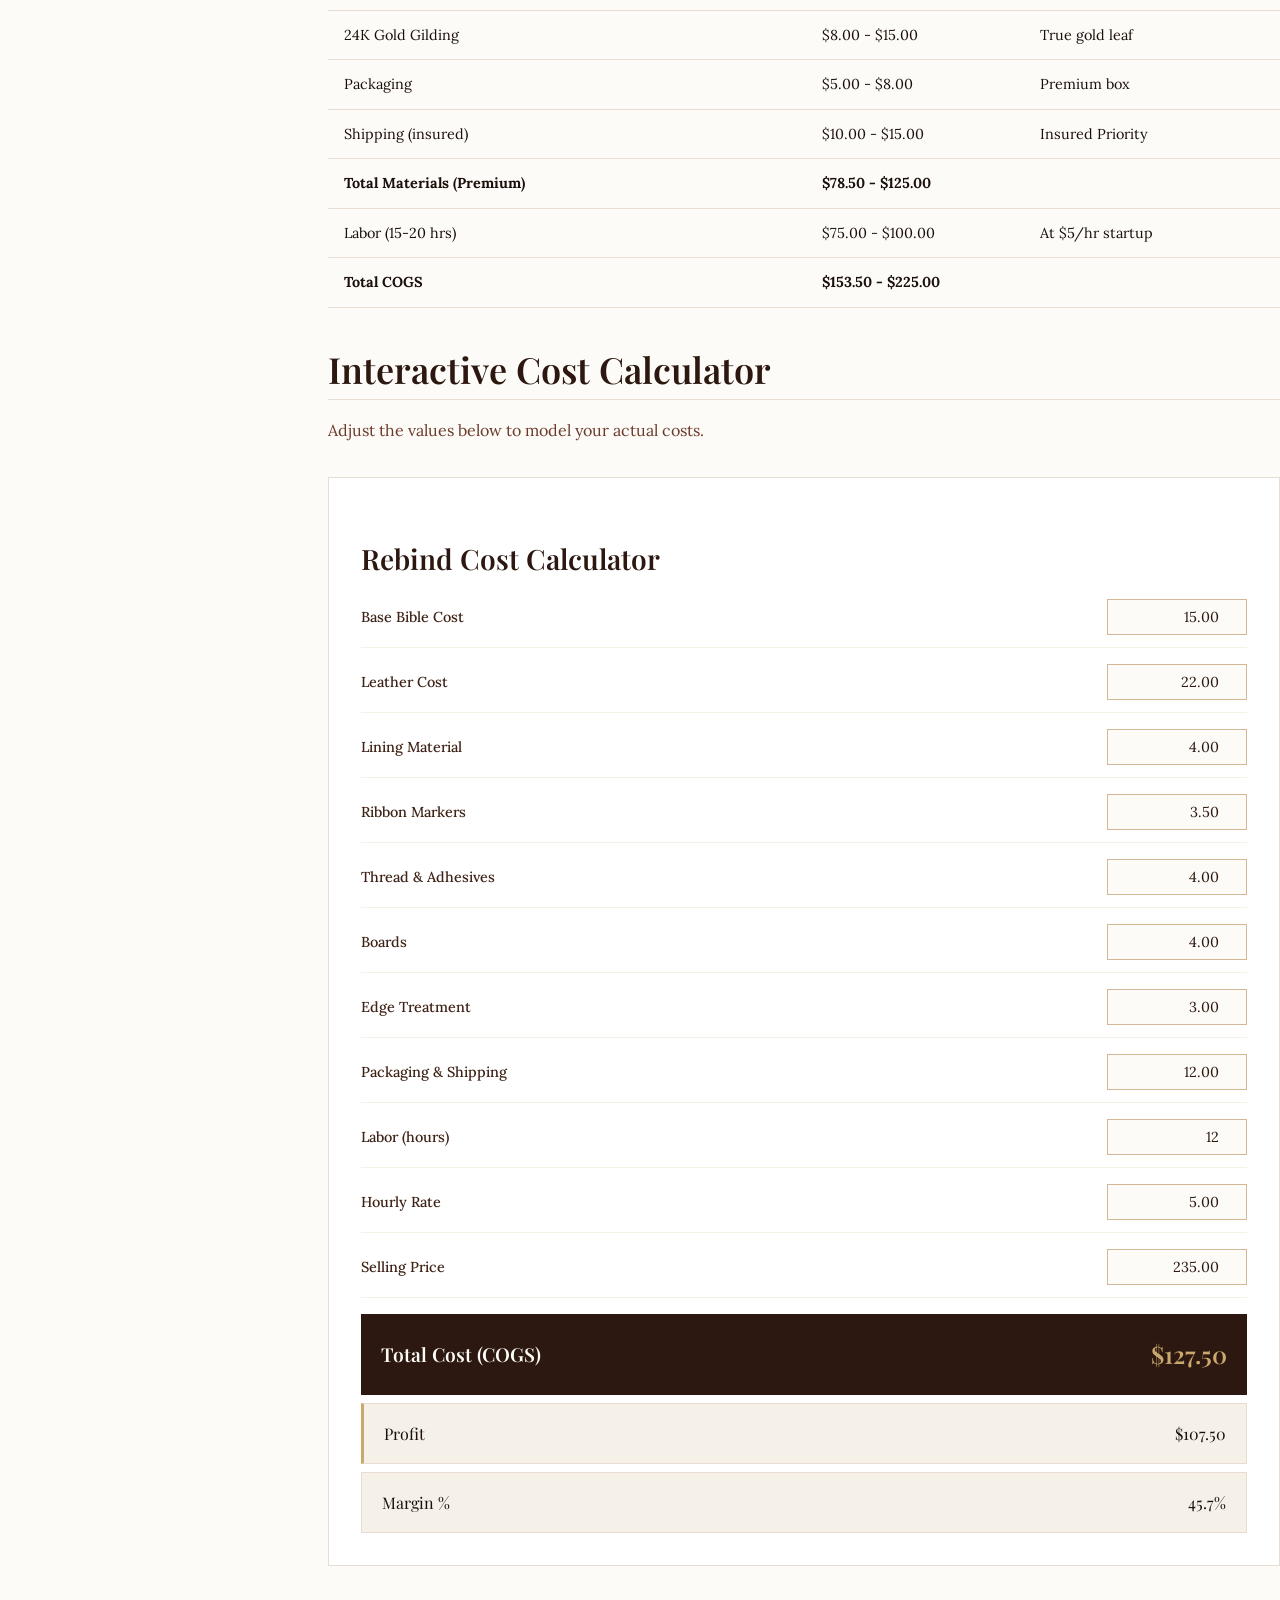
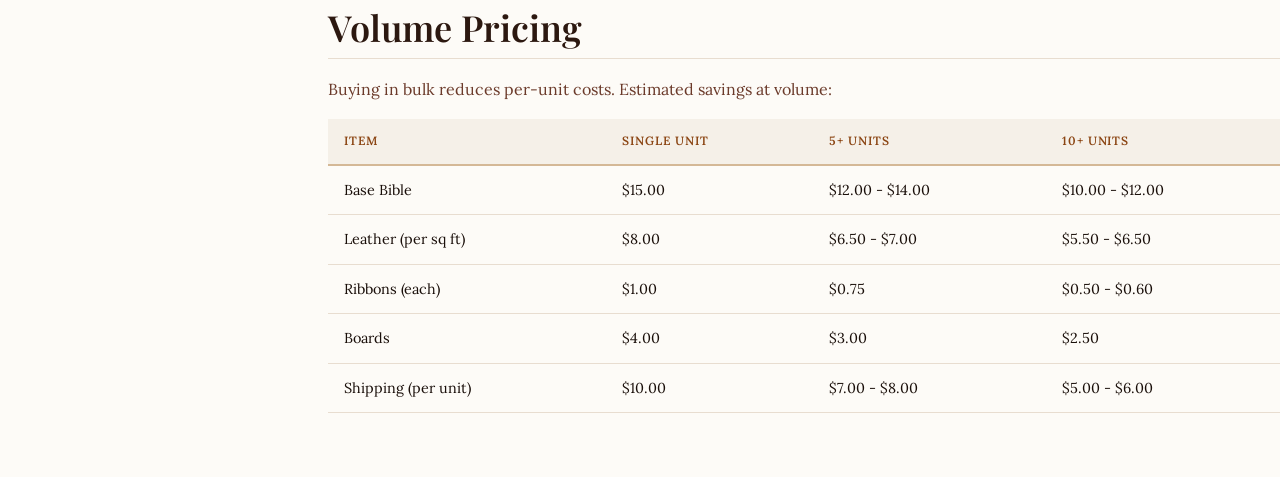
<file: guide/cost-breakdown.html>
<!DOCTYPE html>
<html lang="en">
<head>
  <meta charset="UTF-8">
  <meta name="viewport" content="width=device-width, initial-scale=1.0">
  <title>Cost Breakdown — Spine & Spirit (Internal)</title>
  <link rel="stylesheet" href="../css/style.css">
</head>
<body>

  <header class="site-header">
    <div class="header-inner">
      <a href="/spine-and-spirit/" class="logo">
        <span class="logo-icon">✦</span>
        Spine &amp; <span>Spirit</span>
      </a>
      <nav>
        <button class="menu-toggle" aria-label="Toggle menu" aria-expanded="false">
          <svg viewBox="0 0 24 24" fill="none" stroke="currentColor" stroke-width="2">
            <path d="M3 6h18M3 12h18M3 18h18"/>
          </svg>
        </button>
        <ul class="nav-links">
          <li><a href="/spine-and-spirit/">Home</a></li>
          <li><a href="/spine-and-spirit/shop.html">Shop</a></li>
          <li><a href="/spine-and-spirit/about.html">About</a></li>
        </ul>
      </nav>
    </div>
  </header>

  <div class="guide-layout">
    <aside class="guide-sidebar">
      <h3>Guide Sections</h3>
      <ul class="guide-nav">
        <li><a href="index.html">Overview</a></li>
        <li><a href="bible-selection.html">Bible Selection</a></li>
        <li><a href="materials.html">Materials &amp; Supplies</a></li>
        <li><a href="color-combos.html">Color Combinations</a></li>
        <li><a href="cost-breakdown.html" class="active">Cost Breakdown</a></li>
        <li><a href="competitor-pricing.html">Competitor Pricing</a></li>
        <li><a href="rebinding-process.html">Rebinding Process</a></li>
        <li><a href="pricing-strategy.html">Pricing Strategy &amp; Margins</a></li>
        <li><a href="pathway-to-premium.html">Pathway to Premium</a></li>
      </ul>
    </aside>
    <main class="guide-content">
      <h1>Cost Breakdown &amp; Calculator</h1>
      <p>Itemized costs for each tier of rebind. Use the interactive calculator below to model your own pricing.</p>

      <h2>Standard Rebind — Cost Breakdown</h2>
      <p><em>Target selling price: $185 - $225</em></p>
      <table>
        <thead>
          <tr>
            <th>Item</th>
            <th>Cost</th>
            <th>Notes</th>
          </tr>
        </thead>
        <tbody>
          <tr><td>Base Bible (e.g., NIV Gift, ESV Church)</td><td>$11.60 - $18.50</td><td>Varies by edition</td></tr>
          <tr><td>Calfskin Leather (2.5 sq ft)</td><td>$15.00 - $25.00</td><td>Full grain, sourced US</td></tr>
          <tr><td>Lining (cloth)</td><td>$2.00 - $4.00</td><td>Bookbinding cloth</td></tr>
          <tr><td>Ribbon Markers (3)</td><td>$2.25 - $4.50</td><td>Silk</td></tr>
          <tr><td>Thread</td><td>$1.00 - $2.00</td><td>Linen</td></tr>
          <tr><td>Adhesives (PVA, etc.)</td><td>$2.00 - $3.00</td><td>Per Bible allocation</td></tr>
          <tr><td>Davey Board</td><td>$3.00 - $5.00</td><td>Archival quality</td></tr>
          <tr><td>Edge Paint (colored)</td><td>$1.00 - $3.00</td><td>Painted edge</td></tr>
          <tr><td>Packaging</td><td>$3.00 - $5.00</td><td>Box, tissue, ribbon</td></tr>
          <tr><td>Shipping</td><td>$8.00 - $12.00</td><td>USPS Priority</td></tr>
          <tr><td><strong>Total Materials (Standard)</strong></td><td><strong>$48.85 - $82.00</strong></td><td></td></tr>
          <tr><td>Labor (8-12 hrs)</td><td>$40.00 - $60.00</td><td>At $5/hr startup rate</td></tr>
          <tr><td><strong>Total COGS</strong></td><td><strong>$88.85 - $142.00</strong></td><td></td></tr>
        </tbody>
      </table>

      <h2>Premium Rebind — Cost Breakdown</h2>
      <p><em>Target selling price: $265 - $295</em></p>
      <table>
        <thead>
          <tr>
            <th>Item</th>
            <th>Cost</th>
            <th>Notes</th>
          </tr>
        </thead>
        <tbody>
          <tr><td>Base Bible (e.g., KJV Maclaren, ESV Heritage)</td><td>$18.50 - $22.00</td><td>Premium base</td></tr>
          <tr><td>Goatskin Leather (2.5 sq ft)</td><td>$22.00 - $35.00</td><td>Morocco goatskin</td></tr>
          <tr><td>Matching Leather Liner (skiver)</td><td>$5.00 - $10.00</td><td>Leather lined interior</td></tr>
          <tr><td>Ribbon Markers (4)</td><td>$3.00 - $6.00</td><td>Silk, matched colors</td></tr>
          <tr><td>Thread (linen, heavy)</td><td>$1.00 - $2.00</td><td>Archival</td></tr>
          <tr><td>Adhesives (Jade 403 PVA)</td><td>$2.00 - $4.00</td><td>Premium PVA</td></tr>
          <tr><td>Davey Board / Museum Board</td><td>$4.00 - $8.00</td><td>Premium archival</td></tr>
          <tr><td>24K Gold Gilding</td><td>$8.00 - $15.00</td><td>True gold leaf</td></tr>
          <tr><td>Packaging</td><td>$5.00 - $8.00</td><td>Premium box</td></tr>
          <tr><td>Shipping (insured)</td><td>$10.00 - $15.00</td><td>Insured Priority</td></tr>
          <tr><td><strong>Total Materials (Premium)</strong></td><td><strong>$78.50 - $125.00</strong></td><td></td></tr>
          <tr><td>Labor (15-20 hrs)</td><td>$75.00 - $100.00</td><td>At $5/hr startup</td></tr>
          <tr><td><strong>Total COGS</strong></td><td><strong>$153.50 - $225.00</strong></td><td></td></tr>
        </tbody>
      </table>

      <h2>Interactive Cost Calculator</h2>
      <p>Adjust the values below to model your actual costs.</p>

      <div class="calculator" id="calculator">
        <h3>Rebind Cost Calculator</h3>
        <div class="calc-row">
          <label>Base Bible Cost</label>
          <input type="number" id="calc-bible" value="15.00" step="0.5" min="0">
        </div>
        <div class="calc-row">
          <label>Leather Cost</label>
          <input type="number" id="calc-leather" value="22.00" step="0.5" min="0">
        </div>
        <div class="calc-row">
          <label>Lining Material</label>
          <input type="number" id="calc-lining" value="4.00" step="0.5" min="0">
        </div>
        <div class="calc-row">
          <label>Ribbon Markers</label>
          <input type="number" id="calc-ribbons" value="3.50" step="0.5" min="0">
        </div>
        <div class="calc-row">
          <label>Thread &amp; Adhesives</label>
          <input type="number" id="calc-adhesives" value="4.00" step="0.5" min="0">
        </div>
        <div class="calc-row">
          <label>Boards</label>
          <input type="number" id="calc-boards" value="4.00" step="0.5" min="0">
        </div>
        <div class="calc-row">
          <label>Edge Treatment</label>
          <input type="number" id="calc-edge" value="3.00" step="0.5" min="0">
        </div>
        <div class="calc-row">
          <label>Packaging &amp; Shipping</label>
          <input type="number" id="calc-shipping" value="12.00" step="0.5" min="0">
        </div>
        <div class="calc-row">
          <label>Labor (hours)</label>
          <input type="number" id="calc-hours" value="12" step="1" min="0">
        </div>
        <div class="calc-row">
          <label>Hourly Rate</label>
          <input type="number" id="calc-rate" value="5.00" step="0.5" min="0">
        </div>
        <div class="calc-row">
          <label>Selling Price</label>
          <input type="number" id="calc-price" value="235.00" step="5" min="0">
        </div>

        <div class="calc-total">
          <span>Total Cost (COGS)</span>
          <span id="calc-total-cost">$0.00</span>
        </div>
        <div class="calc-profit" id="calc-profit-row">
          <span>Profit</span>
          <span id="calc-profit-amount">$0.00</span>
        </div>
        <div class="calc-profit" id="calc-margin-row">
          <span>Margin %</span>
          <span id="calc-margin-pct">0%</span>
        </div>
      </div>

      <h2>Volume Pricing</h2>
      <p>Buying in bulk reduces per-unit costs. Estimated savings at volume:</p>
      <table>
        <thead>
          <tr>
            <th>Item</th>
            <th>Single Unit</th>
            <th>5+ Units</th>
            <th>10+ Units</th>
          </tr>
        </thead>
        <tbody>
          <tr><td>Base Bible</td><td>$15.00</td><td>$12.00 - $14.00</td><td>$10.00 - $12.00</td></tr>
          <tr><td>Leather (per sq ft)</td><td>$8.00</td><td>$6.50 - $7.00</td><td>$5.50 - $6.50</td></tr>
          <tr><td>Ribbons (each)</td><td>$1.00</td><td>$0.75</td><td>$0.50 - $0.60</td></tr>
          <tr><td>Boards</td><td>$4.00</td><td>$3.00</td><td>$2.50</td></tr>
          <tr><td>Shipping (per unit)</td><td>$10.00</td><td>$7.00 - $8.00</td><td>$5.00 - $6.00</td></tr>
        </tbody>
      </table>
    </main>
  </div>

  <script src="../js/main.js"></script>
  <script>
    (function() {
      function calc() {
        const bible = parseFloat(document.getElementById('calc-bible').value) || 0;
        const leather = parseFloat(document.getElementById('calc-leather').value) || 0;
        const lining = parseFloat(document.getElementById('calc-lining').value) || 0;
        const ribbons = parseFloat(document.getElementById('calc-ribbons').value) || 0;
        const adhesives = parseFloat(document.getElementById('calc-adhesives').value) || 0;
        const boards = parseFloat(document.getElementById('calc-boards').value) || 0;
        const edge = parseFloat(document.getElementById('calc-edge').value) || 0;
        const shipping = parseFloat(document.getElementById('calc-shipping').value) || 0;
        const hours = parseFloat(document.getElementById('calc-hours').value) || 0;
        const rate = parseFloat(document.getElementById('calc-rate').value) || 0;
        const price = parseFloat(document.getElementById('calc-price').value) || 0;

        const materials = bible + leather + lining + ribbons + adhesives + boards + edge + shipping;
        const labor = hours * rate;
        const total = materials + labor;
        const profit = price - total;
        const margin = price > 0 ? (profit / price) * 100 : 0;

        document.getElementById('calc-total-cost').textContent = '$' + total.toFixed(2);
        document.getElementById('calc-profit-amount').textContent = '$' + profit.toFixed(2);
        document.getElementById('calc-margin-pct').textContent = margin.toFixed(1) + '%';

        const profitRow = document.getElementById('calc-profit-row');
        profitRow.className = 'calc-profit' + (margin >= 55 ? ' good' : margin >= 35 ? ' warning' : ' bad');
      }

      document.querySelectorAll('#calculator input').forEach(function(input) {
        input.addEventListener('input', calc);
      });

      calc();
    })();
  </script>
</body>
</html>
</file>
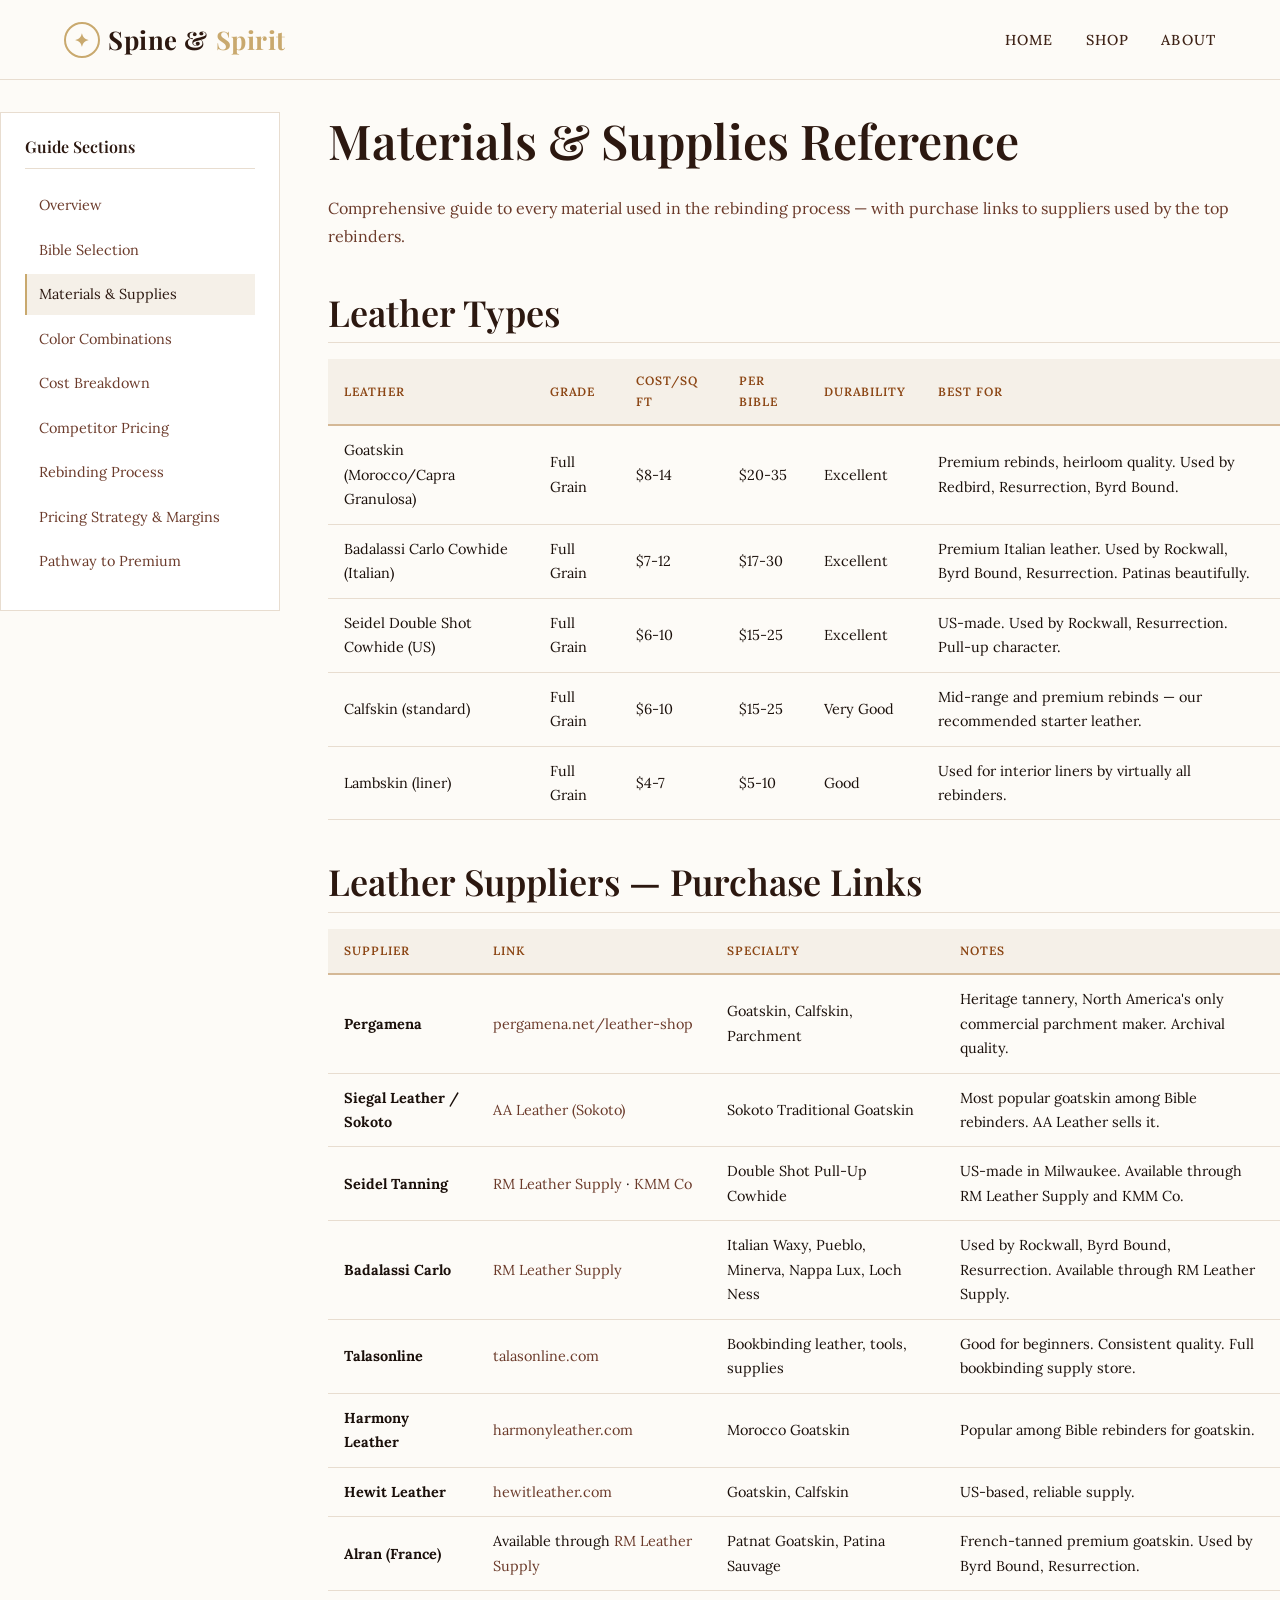
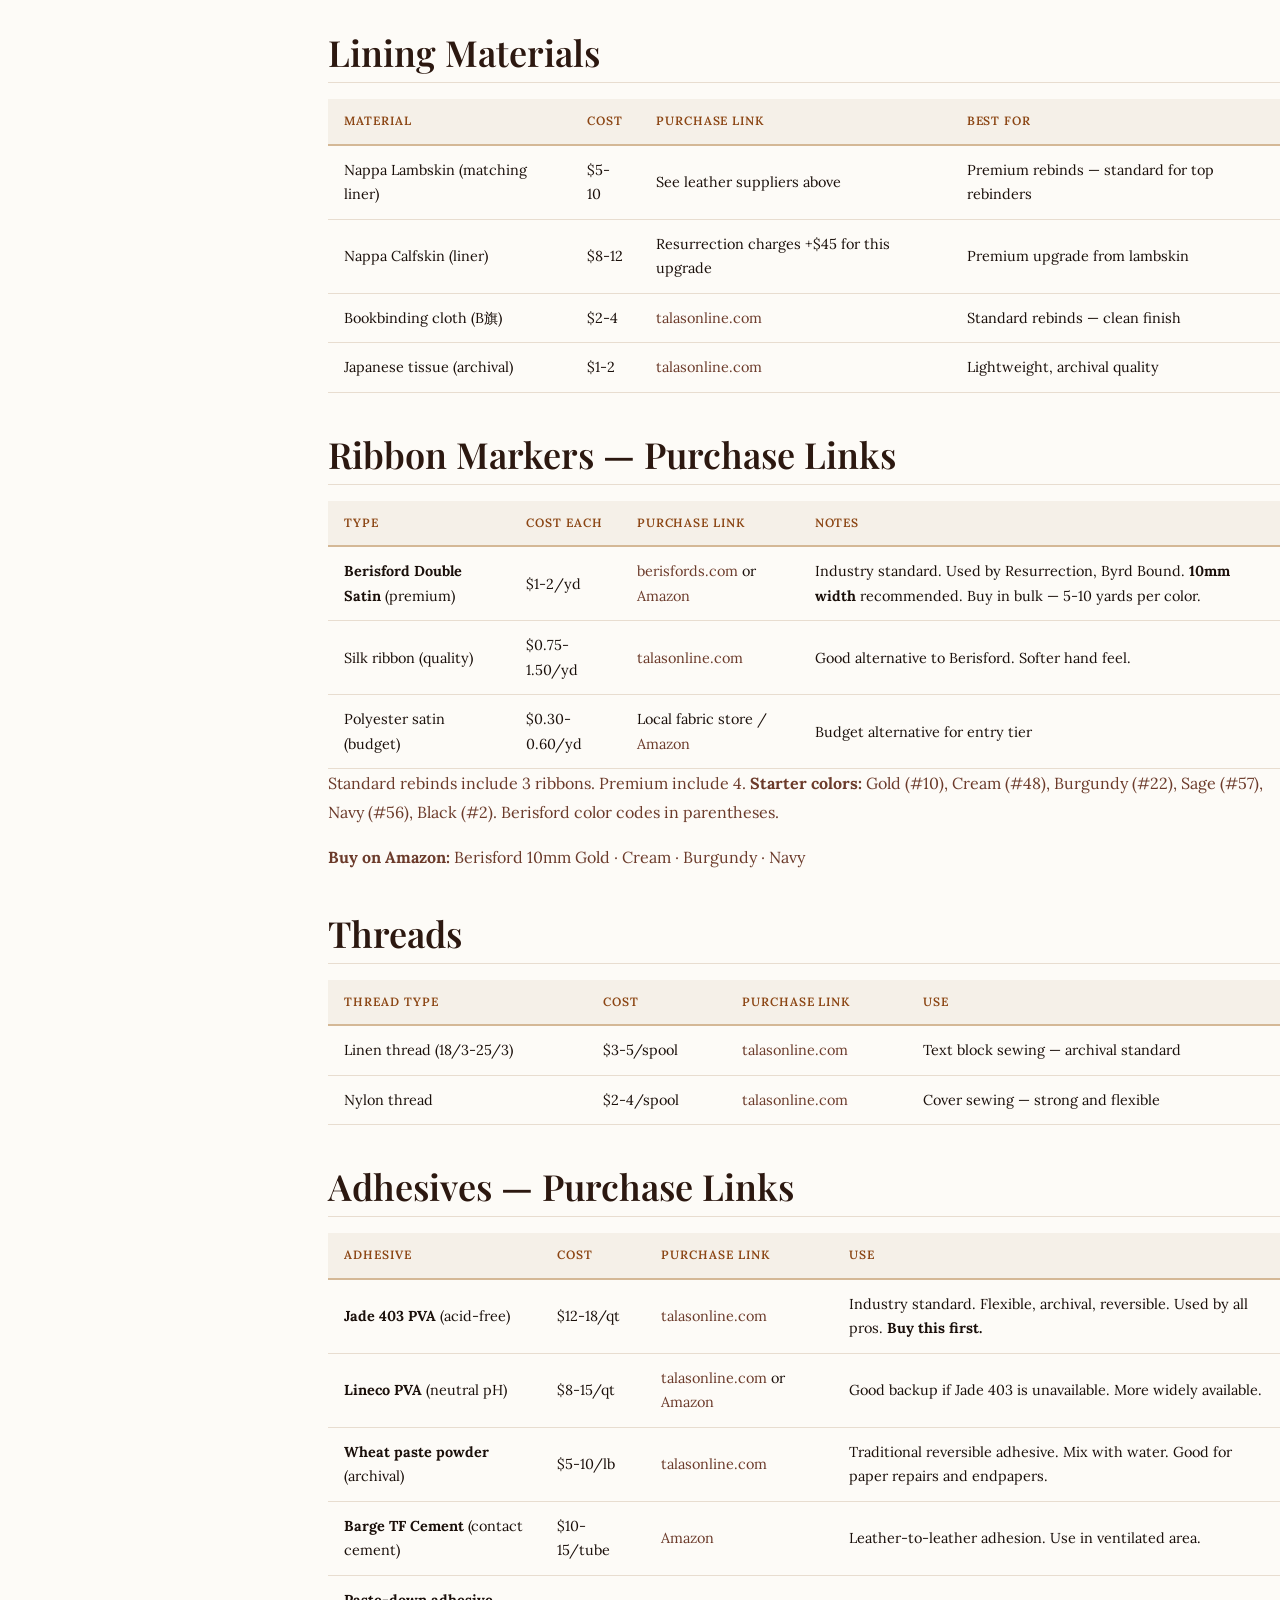
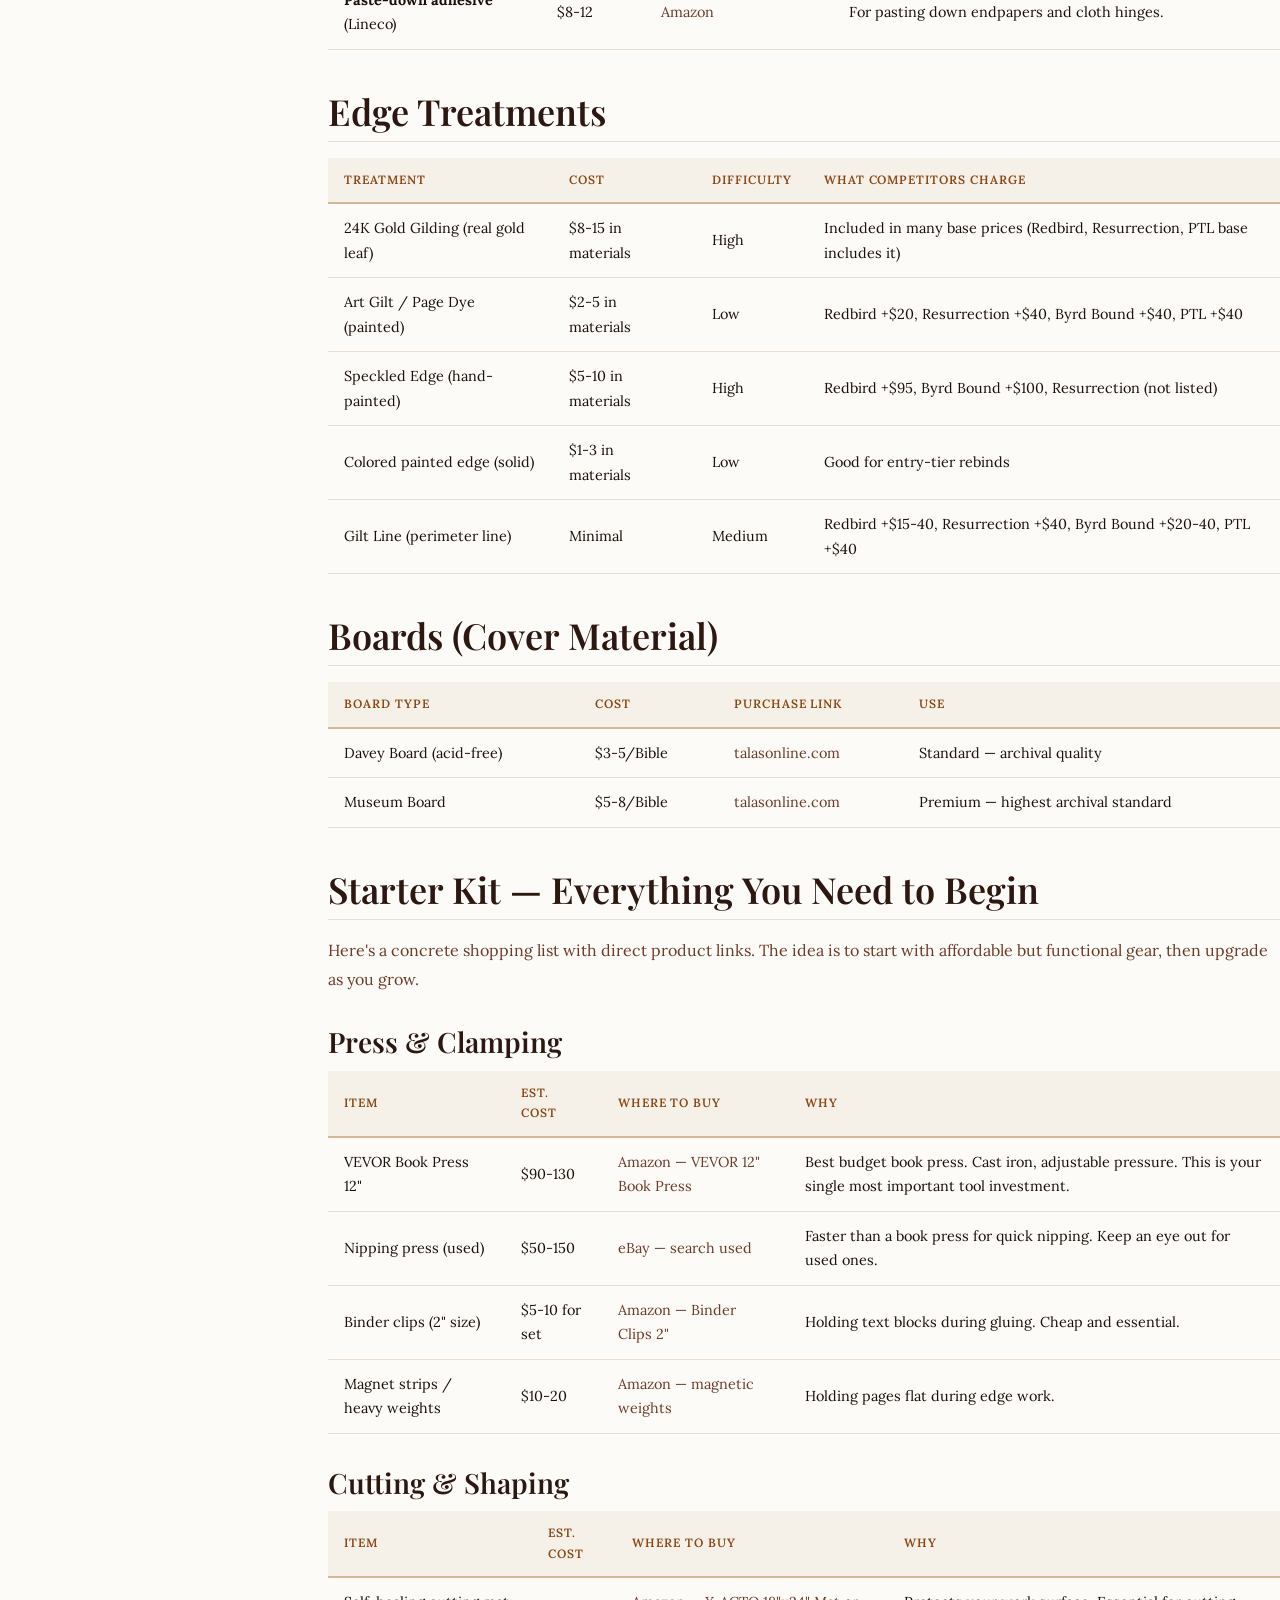
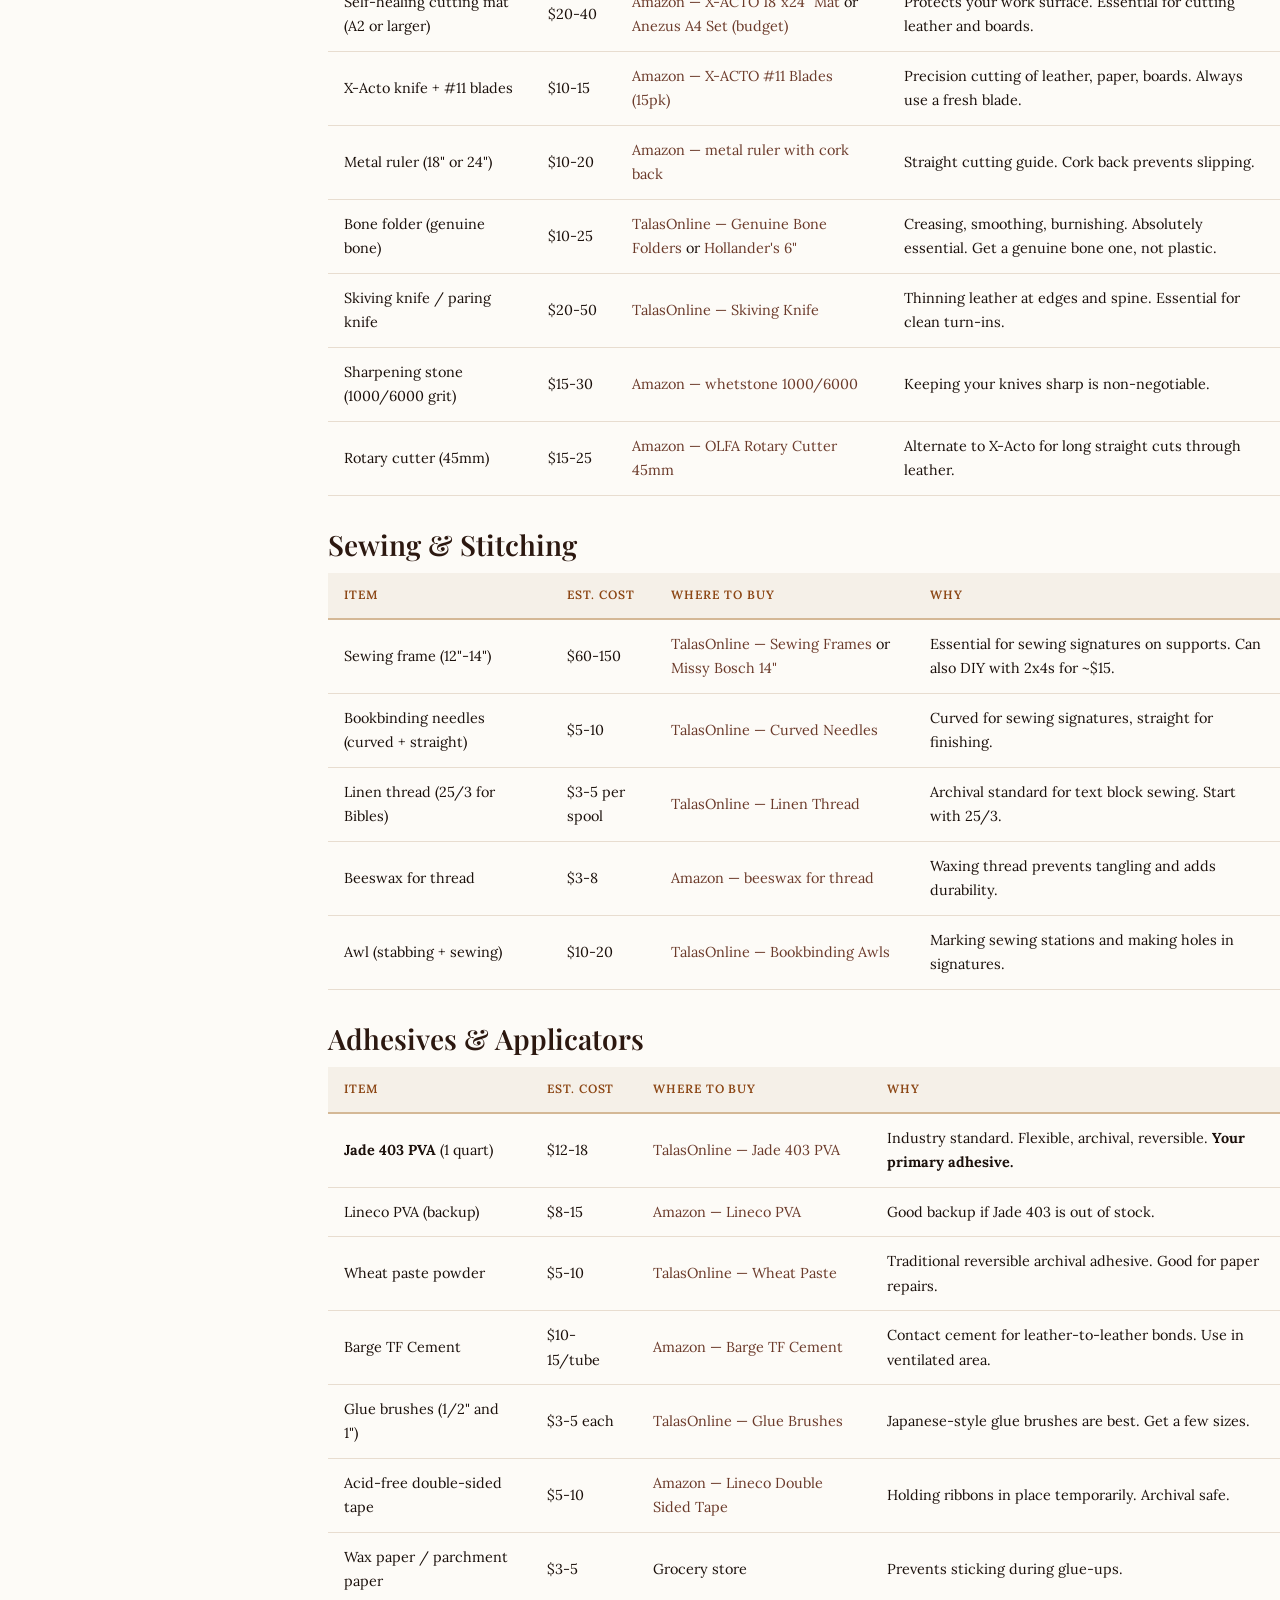
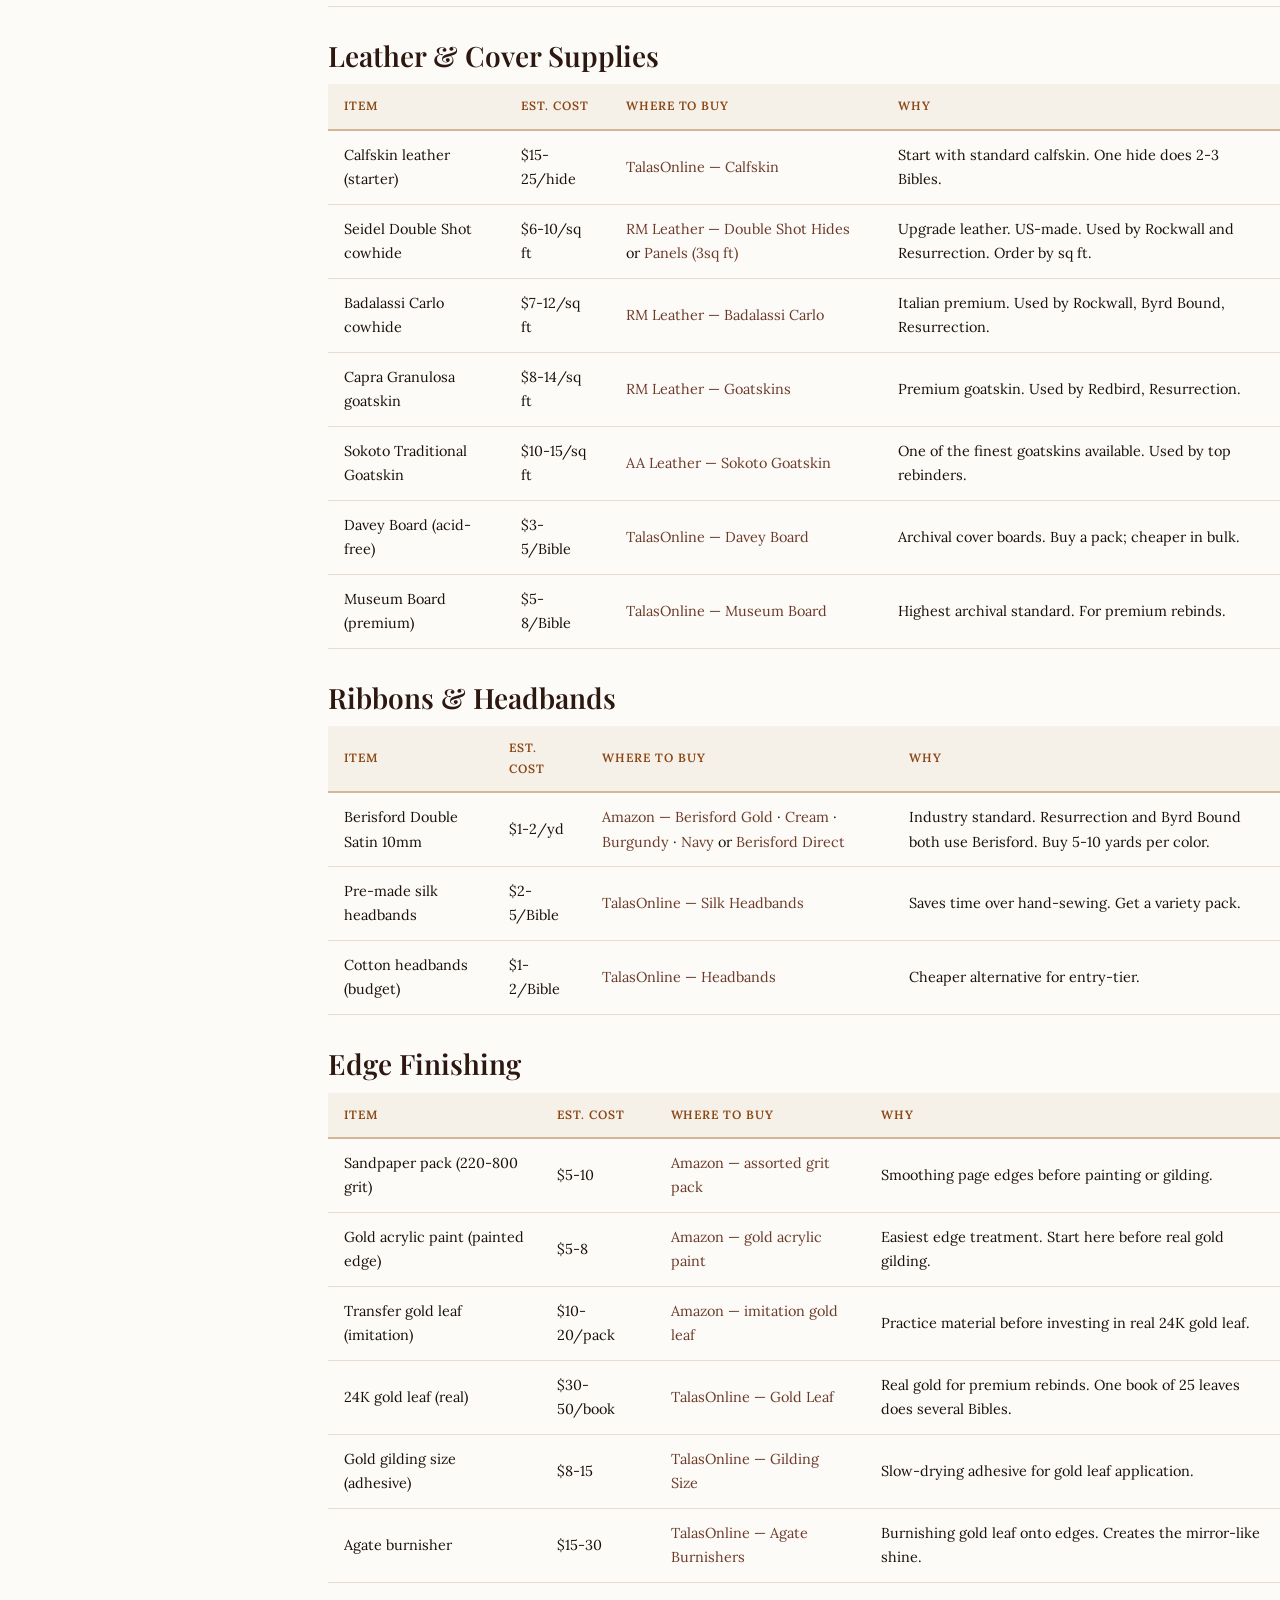
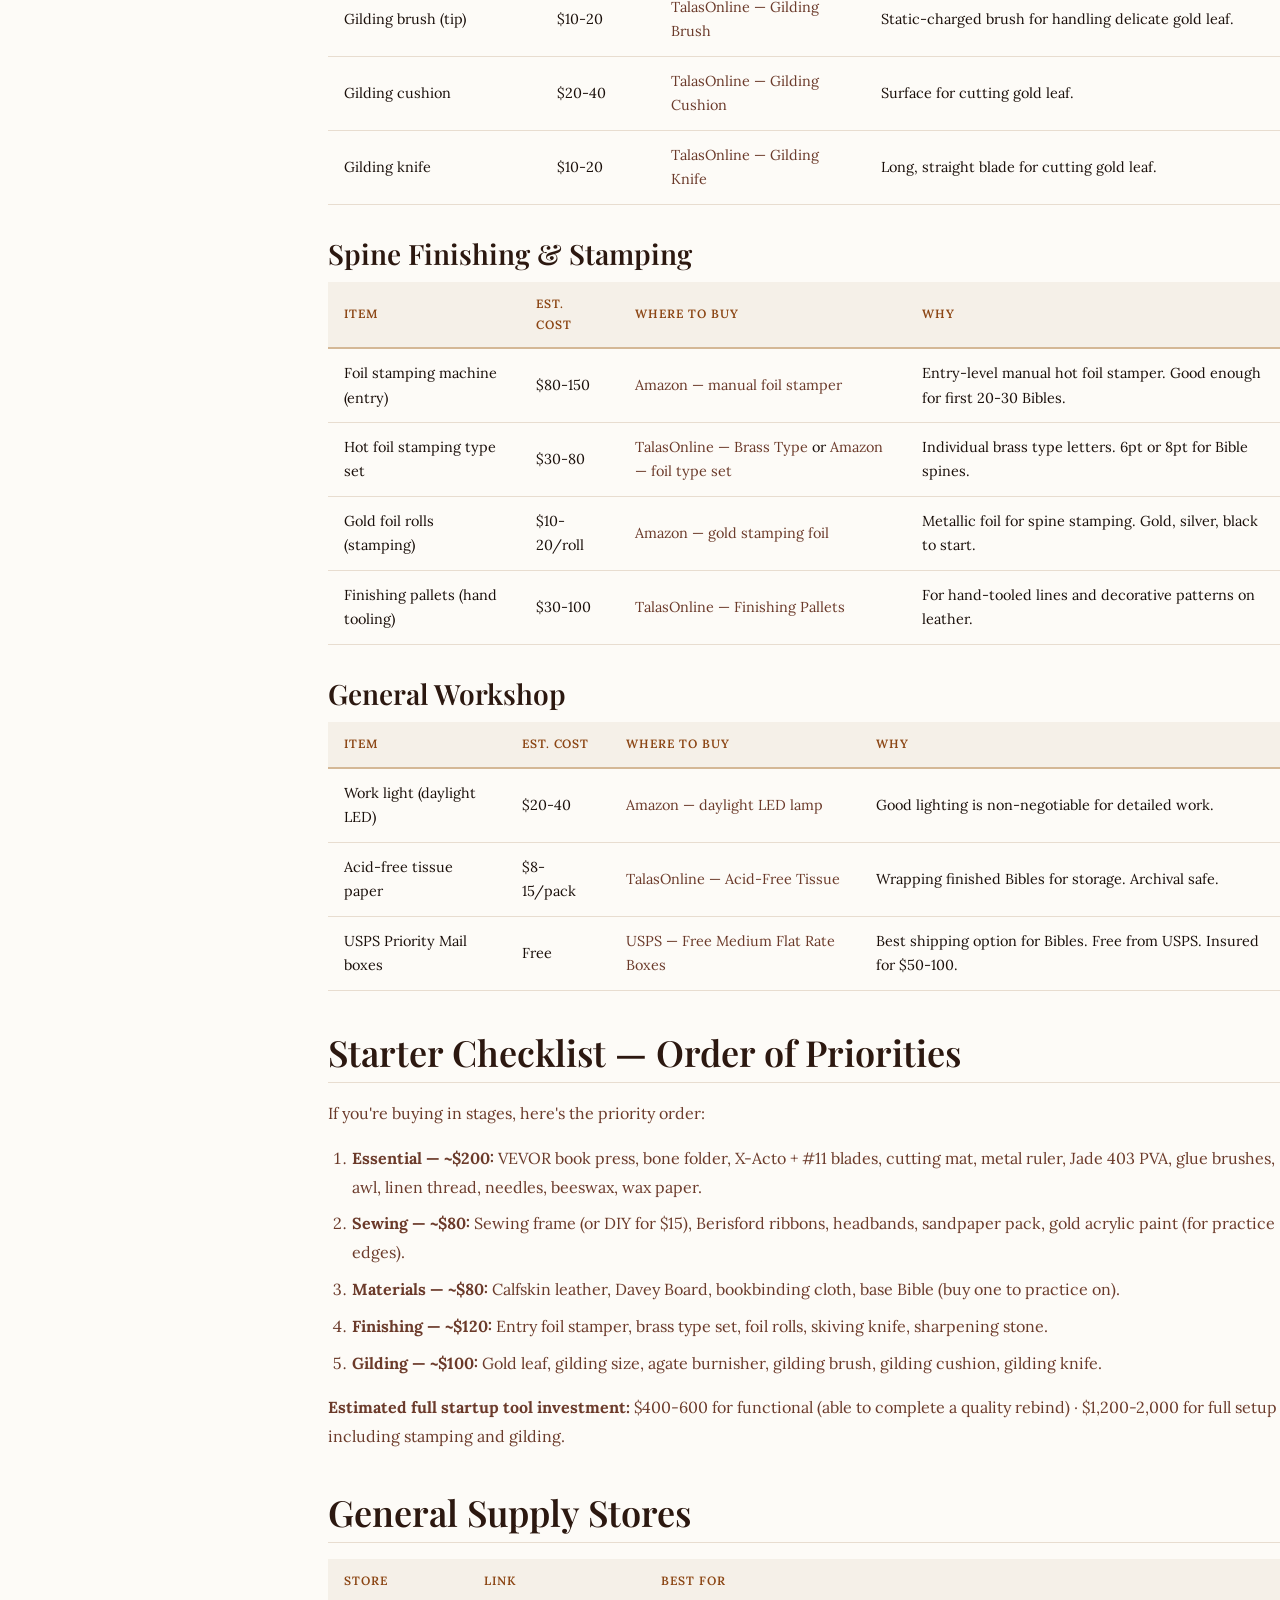
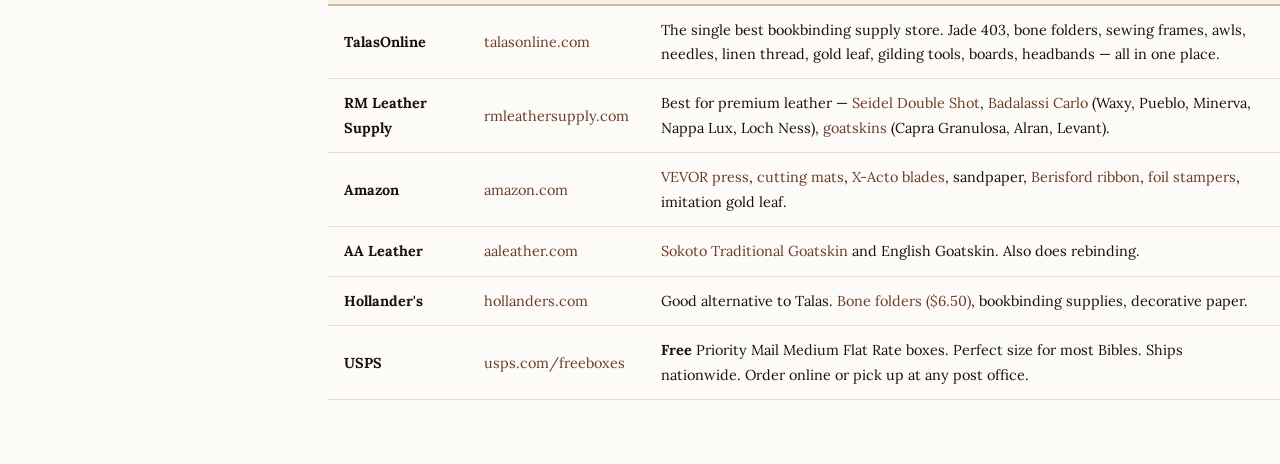
<file: guide/materials.html>
<!DOCTYPE html>
<html lang="en">
<head>
  <meta charset="UTF-8">
  <meta name="viewport" content="width=device-width, initial-scale=1.0">
  <title>Materials Guide — Spine & Spirit (Internal)</title>
  <link rel="stylesheet" href="../css/style.css">
</head>
<body>

  <header class="site-header">
    <div class="header-inner">
      <a href="/spine-and-spirit/" class="logo">
        <span class="logo-icon">✦</span>
        Spine &amp; <span>Spirit</span>
      </a>
      <nav>
        <button class="menu-toggle" aria-label="Toggle menu" aria-expanded="false">
          <svg viewBox="0 0 24 24" fill="none" stroke="currentColor" stroke-width="2">
            <path d="M3 6h18M3 12h18M3 18h18"/>
          </svg>
        </button>
        <ul class="nav-links">
          <li><a href="/spine-and-spirit/">Home</a></li>
          <li><a href="/spine-and-spirit/shop.html">Shop</a></li>
          <li><a href="/spine-and-spirit/about.html">About</a></li>
        </ul>
      </nav>
    </div>
  </header>

  <div class="guide-layout">
    <aside class="guide-sidebar">
      <h3>Guide Sections</h3>
      <ul class="guide-nav">
        <li><a href="index.html">Overview</a></li>
        <li><a href="bible-selection.html">Bible Selection</a></li>
        <li><a href="materials.html" class="active">Materials &amp; Supplies</a></li>
        <li><a href="color-combos.html">Color Combinations</a></li>
        <li><a href="cost-breakdown.html">Cost Breakdown</a></li>
        <li><a href="competitor-pricing.html">Competitor Pricing</a></li>
        <li><a href="rebinding-process.html">Rebinding Process</a></li>
        <li><a href="pricing-strategy.html">Pricing Strategy &amp; Margins</a></li>
        <li><a href="pathway-to-premium.html">Pathway to Premium</a></li>
      </ul>
    </aside>
    <main class="guide-content">
      <h1>Materials &amp; Supplies Reference</h1>
      <p>Comprehensive guide to every material used in the rebinding process — with purchase links to suppliers used by the top rebinders.</p>

      <h2>Leather Types</h2>
      <table>
        <thead>
          <tr>
            <th>Leather</th>
            <th>Grade</th>
            <th>Cost/sq ft</th>
            <th>Per Bible</th>
            <th>Durability</th>
            <th>Best For</th>
          </tr>
        </thead>
        <tbody>
          <tr>
            <td>Goatskin (Morocco/Capra Granulosa)</td>
            <td>Full Grain</td>
            <td>$8-14</td>
            <td>$20-35</td>
            <td>Excellent</td>
            <td>Premium rebinds, heirloom quality. Used by Redbird, Resurrection, Byrd Bound.</td>
          </tr>
          <tr>
            <td>Badalassi Carlo Cowhide (Italian)</td>
            <td>Full Grain</td>
            <td>$7-12</td>
            <td>$17-30</td>
            <td>Excellent</td>
            <td>Premium Italian leather. Used by Rockwall, Byrd Bound, Resurrection. Patinas beautifully.</td>
          </tr>
          <tr>
            <td>Seidel Double Shot Cowhide (US)</td>
            <td>Full Grain</td>
            <td>$6-10</td>
            <td>$15-25</td>
            <td>Excellent</td>
            <td>US-made. Used by Rockwall, Resurrection. Pull-up character.</td>
          </tr>
          <tr>
            <td>Calfskin (standard)</td>
            <td>Full Grain</td>
            <td>$6-10</td>
            <td>$15-25</td>
            <td>Very Good</td>
            <td>Mid-range and premium rebinds — our recommended starter leather.</td>
          </tr>
          <tr>
            <td>Lambskin (liner)</td>
            <td>Full Grain</td>
            <td>$4-7</td>
            <td>$5-10</td>
            <td>Good</td>
            <td>Used for interior liners by virtually all rebinders.</td>
          </tr>
        </tbody>
      </table>

      <h2>Leather Suppliers — Purchase Links</h2>
      <table>
        <thead>
          <tr>
            <th>Supplier</th>
            <th>Link</th>
            <th>Specialty</th>
            <th>Notes</th>
          </tr>
        </thead>
        <tbody>
          <tr><td><strong>Pergamena</strong></td><td><a href="https://www.pergamena.net/leather-shop" target="_blank">pergamena.net/leather-shop</a></td><td>Goatskin, Calfskin, Parchment</td><td>Heritage tannery, North America's only commercial parchment maker. Archival quality.</td></tr>
          <tr><td><strong>Siegal Leather / Sokoto</strong></td><td><a href="https://aaleather.com/bible-repair-shop/goatskin/" target="_blank">AA Leather (Sokoto)</a></td><td>Sokoto Traditional Goatskin</td><td>Most popular goatskin among Bible rebinders. AA Leather sells it.</td></tr>
          <tr><td><strong>Seidel Tanning</strong></td><td><a href="https://www.rmleathersupply.com/collections/seidel-double-shot" target="_blank">RM Leather Supply</a> · <a href="https://kmmco.com/collections/double-shot" target="_blank">KMM Co</a></td><td>Double Shot Pull-Up Cowhide</td><td>US-made in Milwaukee. Available through RM Leather Supply and KMM Co.</td></tr>
          <tr><td><strong>Badalassi Carlo</strong></td><td><a href="https://rmleathersupply.com" target="_blank">RM Leather Supply</a></td><td>Italian Waxy, Pueblo, Minerva, Nappa Lux, Loch Ness</td><td>Used by Rockwall, Byrd Bound, Resurrection. Available through RM Leather Supply.</td></tr>
          <tr><td><strong>Talasonline</strong></td><td><a href="https://talasonline.com" target="_blank">talasonline.com</a></td><td>Bookbinding leather, tools, supplies</td><td>Good for beginners. Consistent quality. Full bookbinding supply store.</td></tr>
          <tr><td><strong>Harmony Leather</strong></td><td><a href="https://www.harmonyleather.com" target="_blank">harmonyleather.com</a></td><td>Morocco Goatskin</td><td>Popular among Bible rebinders for goatskin.</td></tr>
          <tr><td><strong>Hewit Leather</strong></td><td><a href="https://hewitleather.com" target="_blank">hewitleather.com</a></td><td>Goatskin, Calfskin</td><td>US-based, reliable supply.</td></tr>
          <tr><td><strong>Alran (France)</strong></td><td>Available through <a href="https://rmleathersupply.com" target="_blank">RM Leather Supply</a></td><td>Patnat Goatskin, Patina Sauvage</td><td>French-tanned premium goatskin. Used by Byrd Bound, Resurrection.</td></tr>
        </tbody>
      </table>

      <h2>Lining Materials</h2>
      <table>
        <thead>
          <tr>
            <th>Material</th>
            <th>Cost</th>
            <th>Purchase Link</th>
            <th>Best For</th>
          </tr>
        </thead>
        <tbody>
          <tr><td>Nappa Lambskin (matching liner)</td><td>$5-10</td><td>See leather suppliers above</td><td>Premium rebinds — standard for top rebinders</td></tr>
          <tr><td>Nappa Calfskin (liner)</td><td>$8-12</td><td>Resurrection charges +$45 for this upgrade</td><td>Premium upgrade from lambskin</td></tr>
          <tr><td>Bookbinding cloth (B旗)</td><td>$2-4</td><td><a href="https://talasonline.com" target="_blank">talasonline.com</a></td><td>Standard rebinds — clean finish</td></tr>
          <tr><td>Japanese tissue (archival)</td><td>$1-2</td><td><a href="https://talasonline.com" target="_blank">talasonline.com</a></td><td>Lightweight, archival quality</td></tr>
        </tbody>
      </table>

      <h2>Ribbon Markers — Purchase Links</h2>
      <table>
        <thead>
          <tr>
            <th>Type</th>
            <th>Cost Each</th>
            <th>Purchase Link</th>
            <th>Notes</th>
          </tr>
        </thead>
        <tbody>
          <tr><td><strong>Berisford Double Satin</strong> (premium)</td><td>$1-2/yd</td><td><a href="https://berisfords.com" target="_blank">berisfords.com</a> or <a href="https://www.amazon.com/s?k=berisford+ribbon" target="_blank">Amazon</a></td><td>Industry standard. Used by Resurrection, Byrd Bound. <strong>10mm width</strong> recommended. Buy in bulk — 5-10 yards per color.</td></tr>
          <tr><td>Silk ribbon (quality)</td><td>$0.75-1.50/yd</td><td><a href="https://talasonline.com" target="_blank">talasonline.com</a></td><td>Good alternative to Berisford. Softer hand feel.</td></tr>
          <tr><td>Polyester satin (budget)</td><td>$0.30-0.60/yd</td><td>Local fabric store / <a href="https://www.amazon.com/s?k=satin+ribbon+10mm" target="_blank">Amazon</a></td><td>Budget alternative for entry tier</td></tr>
        </tbody>
      </table>
      <p>Standard rebinds include 3 ribbons. Premium include 4. <strong>Starter colors:</strong> Gold (#10), Cream (#48), Burgundy (#22), Sage (#57), Navy (#56), Black (#2). Berisford color codes in parentheses.</p>
      <p><strong>Buy on Amazon:</strong> <a href="https://www.amazon.com/s?k=berisford+double+satin+ribbon+10mm+gold" target="_blank">Berisford 10mm Gold</a> · <a href="https://www.amazon.com/s?k=berisford+double+satin+ribbon+10mm+cream" target="_blank">Cream</a> · <a href="https://www.amazon.com/s?k=berisford+double+satin+ribbon+10mm+burgundy" target="_blank">Burgundy</a> · <a href="https://www.amazon.com/s?k=berisford+double+satin+ribbon+10mm+navy" target="_blank">Navy</a></p>

      <h2>Threads</h2>
      <table>
        <thead>
          <tr>
            <th>Thread Type</th>
            <th>Cost</th>
            <th>Purchase Link</th>
            <th>Use</th>
          </tr>
        </thead>
        <tbody>
          <tr><td>Linen thread (18/3-25/3)</td><td>$3-5/spool</td><td><a href="https://talasonline.com" target="_blank">talasonline.com</a></td><td>Text block sewing — archival standard</td></tr>
          <tr><td>Nylon thread</td><td>$2-4/spool</td><td><a href="https://talasonline.com" target="_blank">talasonline.com</a></td><td>Cover sewing — strong and flexible</td></tr>
        </tbody>
      </table>

      <h2>Adhesives — Purchase Links</h2>
      <table>
        <thead>
          <tr>
            <th>Adhesive</th>
            <th>Cost</th>
            <th>Purchase Link</th>
            <th>Use</th>
          </tr>
        </thead>
        <tbody>
          <tr><td><strong>Jade 403 PVA</strong> (acid-free)</td><td>$12-18/qt</td><td><a href="https://talasonline.com/jade-403-pva-adhesive.html" target="_blank">talasonline.com</a></td><td>Industry standard. Flexible, archival, reversible. Used by all pros. <strong>Buy this first.</strong></td></tr>
          <tr><td><strong>Lineco PVA</strong> (neutral pH)</td><td>$8-15/qt</td><td><a href="https://talasonline.com" target="_blank">talasonline.com</a> or <a href="https://www.amazon.com/s?k=lineco+pva" target="_blank">Amazon</a></td><td>Good backup if Jade 403 is unavailable. More widely available.</td></tr>
          <tr><td><strong>Wheat paste powder</strong> (archival)</td><td>$5-10/lb</td><td><a href="https://talasonline.com" target="_blank">talasonline.com</a></td><td>Traditional reversible adhesive. Mix with water. Good for paper repairs and endpapers.</td></tr>
          <tr><td><strong>Barge TF Cement</strong> (contact cement)</td><td>$10-15/tube</td><td><a href="https://www.amazon.com/s?k=barge+tf+cement" target="_blank">Amazon</a></td><td>Leather-to-leather adhesion. Use in ventilated area.</td></tr>
          <tr><td><strong>Paste-down adhesive</strong> (Lineco)</td><td>$8-12</td><td><a href="https://www.amazon.com/s?k=lineco+flexible+glue" target="_blank">Amazon</a></td><td>For pasting down endpapers and cloth hinges.</td></tr>
        </tbody>
      </table>

      <h2>Edge Treatments</h2>
      <table>
        <thead>
          <tr>
            <th>Treatment</th>
            <th>Cost</th>
            <th>Difficulty</th>
            <th>What Competitors Charge</th>
          </tr>
        </thead>
        <tbody>
          <tr><td>24K Gold Gilding (real gold leaf)</td><td>$8-15 in materials</td><td>High</td><td>Included in many base prices (Redbird, Resurrection, PTL base includes it)</td></tr>
          <tr><td>Art Gilt / Page Dye (painted)</td><td>$2-5 in materials</td><td>Low</td><td>Redbird +$20, Resurrection +$40, Byrd Bound +$40, PTL +$40</td></tr>
          <tr><td>Speckled Edge (hand-painted)</td><td>$5-10 in materials</td><td>High</td><td>Redbird +$95, Byrd Bound +$100, Resurrection (not listed)</td></tr>
          <tr><td>Colored painted edge (solid)</td><td>$1-3 in materials</td><td>Low</td><td>Good for entry-tier rebinds</td></tr>
          <tr><td>Gilt Line (perimeter line)</td><td>Minimal</td><td>Medium</td><td>Redbird +$15-40, Resurrection +$40, Byrd Bound +$20-40, PTL +$40</td></tr>
        </tbody>
      </table>

      <h2>Boards (Cover Material)</h2>
      <table>
        <thead>
          <tr>
            <th>Board Type</th>
            <th>Cost</th>
            <th>Purchase Link</th>
            <th>Use</th>
          </tr>
        </thead>
        <tbody>
          <tr><td>Davey Board (acid-free)</td><td>$3-5/Bible</td><td><a href="https://talasonline.com" target="_blank">talasonline.com</a></td><td>Standard — archival quality</td></tr>
          <tr><td>Museum Board</td><td>$5-8/Bible</td><td><a href="https://talasonline.com" target="_blank">talasonline.com</a></td><td>Premium — highest archival standard</td></tr>
        </tbody>
      </table>

      <h2>Starter Kit — Everything You Need to Begin</h2>
      <p>Here's a concrete shopping list with direct product links. The idea is to start with affordable but functional gear, then upgrade as you grow.</p>

      <h3>Press &amp; Clamping</h3>
      <table>
        <thead>
          <tr>
            <th>Item</th>
            <th>Est. Cost</th>
            <th>Where to Buy</th>
            <th>Why</th>
          </tr>
        </thead>
        <tbody>
          <tr>
            <td>VEVOR Book Press 12"</td>
            <td>$90-130</td>
            <td><a href="https://www.amazon.com/VEVOR-Machine-Flatting-Thickness-Papermaking/dp/B0CZNRNWZG" target="_blank">Amazon — VEVOR 12" Book Press</a></td>
            <td>Best budget book press. Cast iron, adjustable pressure. This is your single most important tool investment.</td>
          </tr>
          <tr>
            <td>Nipping press (used)</td>
            <td>$50-150</td>
            <td><a href="https://www.ebay.com/sch/i.html?_nkw=bookbinding+nipping+press" target="_blank">eBay — search used</a></td>
            <td>Faster than a book press for quick nipping. Keep an eye out for used ones.</td>
          </tr>
          <tr>
            <td>Binder clips (2" size)</td>
            <td>$5-10 for set</td>
            <td><a href="https://www.amazon.com/dp/B07DFHZR15" target="_blank">Amazon — Binder Clips 2"</a></td>
            <td>Holding text blocks during gluing. Cheap and essential.</td>
          </tr>
          <tr>
            <td>Magnet strips / heavy weights</td>
            <td>$10-20</td>
            <td><a href="https://www.amazon.com/s?k=magnetic+weight+strips+for+paper" target="_blank">Amazon — magnetic weights</a></td>
            <td>Holding pages flat during edge work.</td>
          </tr>
        </tbody>
      </table>

      <h3>Cutting &amp; Shaping</h3>
      <table>
        <thead>
          <tr>
            <th>Item</th>
            <th>Est. Cost</th>
            <th>Where to Buy</th>
            <th>Why</th>
          </tr>
        </thead>
        <tbody>
          <tr>
            <td>Self-healing cutting mat (A2 or larger)</td>
            <td>$20-40</td>
            <td><a href="https://www.amazon.com/dp/B000789P74" target="_blank">Amazon — X-ACTO 18"x24" Mat</a> or <a href="https://www.amazon.com/dp/B07QQBCBBL" target="_blank">Anezus A4 Set (budget)</a></td>
            <td>Protects your work surface. Essential for cutting leather and boards.</td>
          </tr>
          <tr>
            <td>X-Acto knife + #11 blades</td>
            <td>$10-15</td>
            <td><a href="https://www.amazon.com/X-ACTO-Nonrefillable-Blade-Dispenser-X411/dp/B00004Z2U0" target="_blank">Amazon — X-ACTO #11 Blades (15pk)</a></td>
            <td>Precision cutting of leather, paper, boards. Always use a fresh blade.</td>
          </tr>
          <tr>
            <td>Metal ruler (18" or 24")</td>
            <td>$10-20</td>
            <td><a href="https://www.amazon.com/s?k=metal+ruler+18+inch+cork+back" target="_blank">Amazon — metal ruler with cork back</a></td>
            <td>Straight cutting guide. Cork back prevents slipping.</td>
          </tr>
          <tr>
            <td>Bone folder (genuine bone)</td>
            <td>$10-25</td>
            <td><a href="https://www.talasonline.com/Bone-Folders" target="_blank">TalasOnline — Genuine Bone Folders</a> or <a href="https://hollanders.com/products/bone-folder-tapered-6" target="_blank">Hollander's 6"</a></td>
            <td>Creasing, smoothing, burnishing. Absolutely essential. Get a genuine bone one, not plastic.</td>
          </tr>
          <tr>
            <td>Skiving knife / paring knife</td>
            <td>$20-50</td>
            <td><a href="https://www.talasonline.com/s?q=skiving+knife" target="_blank">TalasOnline — Skiving Knife</a></td>
            <td>Thinning leather at edges and spine. Essential for clean turn-ins.</td>
          </tr>
          <tr>
            <td>Sharpening stone (1000/6000 grit)</td>
            <td>$15-30</td>
            <td><a href="https://www.amazon.com/s?k=whetstone+1000+6000+grit" target="_blank">Amazon — whetstone 1000/6000</a></td>
            <td>Keeping your knives sharp is non-negotiable.</td>
          </tr>
          <tr>
            <td>Rotary cutter (45mm)</td>
            <td>$15-25</td>
            <td><a href="https://www.amazon.com/s?k=olfa+rotary+cutter+45mm" target="_blank">Amazon — OLFA Rotary Cutter 45mm</a></td>
            <td>Alternate to X-Acto for long straight cuts through leather.</td>
          </tr>
        </tbody>
      </table>

      <h3>Sewing &amp; Stitching</h3>
      <table>
        <thead>
          <tr>
            <th>Item</th>
            <th>Est. Cost</th>
            <th>Where to Buy</th>
            <th>Why</th>
          </tr>
        </thead>
        <tbody>
          <tr>
            <td>Sewing frame (12"-14")</td>
            <td>$60-150</td>
            <td><a href="https://www.talasonline.com/Sewing-Frames" target="_blank">TalasOnline — Sewing Frames</a> or <a href="https://www.missyboschstudio.com/product-page/bookbinding-sewing-frame-14" target="_blank">Missy Bosch 14"</a></td>
            <td>Essential for sewing signatures on supports. Can also DIY with 2x4s for ~$15.</td>
          </tr>
          <tr>
            <td>Bookbinding needles (curved + straight)</td>
            <td>$5-10</td>
            <td><a href="https://www.talasonline.com/s?q=curved+needles+bookbinding" target="_blank">TalasOnline — Curved Needles</a></td>
            <td>Curved for sewing signatures, straight for finishing.</td>
          </tr>
          <tr>
            <td>Linen thread (25/3 for Bibles)</td>
            <td>$3-5 per spool</td>
            <td><a href="https://www.talasonline.com/s?q=linen+thread+bookbinding" target="_blank">TalasOnline — Linen Thread</a></td>
            <td>Archival standard for text block sewing. Start with 25/3.</td>
          </tr>
          <tr>
            <td>Beeswax for thread</td>
            <td>$3-8</td>
            <td><a href="https://www.amazon.com/s?k=beeswax+for+bookbinding" target="_blank">Amazon — beeswax for thread</a></td>
            <td>Waxing thread prevents tangling and adds durability.</td>
          </tr>
          <tr>
            <td>Awl (stabbing + sewing)</td>
            <td>$10-20</td>
            <td><a href="https://www.talasonline.com/s?q=bookbinding+awl" target="_blank">TalasOnline — Bookbinding Awls</a></td>
            <td>Marking sewing stations and making holes in signatures.</td>
          </tr>
        </tbody>
      </table>

      <h3>Adhesives &amp; Applicators</h3>
      <table>
        <thead>
          <tr>
            <th>Item</th>
            <th>Est. Cost</th>
            <th>Where to Buy</th>
            <th>Why</th>
          </tr>
        </thead>
        <tbody>
          <tr>
            <td><strong>Jade 403 PVA</strong> (1 quart)</td>
            <td>$12-18</td>
            <td><a href="https://www.talasonline.com/Jade-403" target="_blank">TalasOnline — Jade 403 PVA</a></td>
            <td>Industry standard. Flexible, archival, reversible. <strong>Your primary adhesive.</strong></td>
          </tr>
          <tr>
            <td>Lineco PVA (backup)</td>
            <td>$8-15</td>
            <td><a href="https://www.amazon.com/s?k=lineco+pva" target="_blank">Amazon — Lineco PVA</a></td>
            <td>Good backup if Jade 403 is out of stock.</td>
          </tr>
          <tr>
            <td>Wheat paste powder</td>
            <td>$5-10</td>
            <td><a href="https://www.talasonline.com/s?q=wheat+paste" target="_blank">TalasOnline — Wheat Paste</a></td>
            <td>Traditional reversible archival adhesive. Good for paper repairs.</td>
          </tr>
          <tr>
            <td>Barge TF Cement</td>
            <td>$10-15/tube</td>
            <td><a href="https://www.amazon.com/s?k=barge+tf+cement" target="_blank">Amazon — Barge TF Cement</a></td>
            <td>Contact cement for leather-to-leather bonds. Use in ventilated area.</td>
          </tr>
          <tr>
            <td>Glue brushes (1/2" and 1")</td>
            <td>$3-5 each</td>
            <td><a href="https://www.talasonline.com/s?q=glue+brush+bookbinding" target="_blank">TalasOnline — Glue Brushes</a></td>
            <td>Japanese-style glue brushes are best. Get a few sizes.</td>
          </tr>
          <tr>
            <td>Acid-free double-sided tape</td>
            <td>$5-10</td>
            <td><a href="https://www.amazon.com/s?k=lineco+double+sided+tape" target="_blank">Amazon — Lineco Double Sided Tape</a></td>
            <td>Holding ribbons in place temporarily. Archival safe.</td>
          </tr>
          <tr>
            <td>Wax paper / parchment paper</td>
            <td>$3-5</td>
            <td>Grocery store</td>
            <td>Prevents sticking during glue-ups.</td>
          </tr>
        </tbody>
      </table>

      <h3>Leather &amp; Cover Supplies</h3>
      <table>
        <thead>
          <tr>
            <th>Item</th>
            <th>Est. Cost</th>
            <th>Where to Buy</th>
            <th>Why</th>
          </tr>
        </thead>
        <tbody>
          <tr>
            <td>Calfskin leather (starter)</td>
            <td>$15-25/hide</td>
            <td><a href="https://www.talasonline.com/s?q=calfskin+leather+bookbinding" target="_blank">TalasOnline — Calfskin</a></td>
            <td>Start with standard calfskin. One hide does 2-3 Bibles.</td>
          </tr>
          <tr>
            <td>Seidel Double Shot cowhide</td>
            <td>$6-10/sq ft</td>
            <td><a href="https://www.rmleathersupply.com/products/seidel-double-shot-oiled-pull-up-leather-7-colors-4-5-5oz-1-8-2-0mm" target="_blank">RM Leather — Double Shot Hides</a> or <a href="https://www.rmleathersupply.com/products/seidel-double-shot-hot-stuffed-pull-up-leather-panels" target="_blank">Panels (3sq ft)</a></td>
            <td>Upgrade leather. US-made. Used by Rockwall and Resurrection. Order by sq ft.</td>
          </tr>
          <tr>
            <td>Badalassi Carlo cowhide</td>
            <td>$7-12/sq ft</td>
            <td><a href="https://www.rmleathersupply.com/collections/badalassi-carlo" target="_blank">RM Leather — Badalassi Carlo</a></td>
            <td>Italian premium. Used by Rockwall, Byrd Bound, Resurrection.</td>
          </tr>
          <tr>
            <td>Capra Granulosa goatskin</td>
            <td>$8-14/sq ft</td>
            <td><a href="https://www.rmleathersupply.com/collections/goatskin" target="_blank">RM Leather — Goatskins</a></td>
            <td>Premium goatskin. Used by Redbird, Resurrection.</td>
          </tr>
          <tr>
            <td>Sokoto Traditional Goatskin</td>
            <td>$10-15/sq ft</td>
            <td><a href="https://aaleather.com/bible-repair-shop/goatskin/" target="_blank">AA Leather — Sokoto Goatskin</a></td>
            <td>One of the finest goatskins available. Used by top rebinders.</td>
          </tr>
          <tr>
            <td>Davey Board (acid-free)</td>
            <td>$3-5/Bible</td>
            <td><a href="https://www.talasonline.com/s?q=davey+board" target="_blank">TalasOnline — Davey Board</a></td>
            <td>Archival cover boards. Buy a pack; cheaper in bulk.</td>
          </tr>
          <tr>
            <td>Museum Board (premium)</td>
            <td>$5-8/Bible</td>
            <td><a href="https://www.talasonline.com/s?q=museum+board" target="_blank">TalasOnline — Museum Board</a></td>
            <td>Highest archival standard. For premium rebinds.</td>
          </tr>
        </tbody>
      </table>

      <h3>Ribbons &amp; Headbands</h3>
      <table>
        <thead>
          <tr>
            <th>Item</th>
            <th>Est. Cost</th>
            <th>Where to Buy</th>
            <th>Why</th>
          </tr>
        </thead>
        <tbody>
          <tr>
            <td>Berisford Double Satin 10mm</td>
            <td>$1-2/yd</td>
            <td><a href="https://www.amazon.com/s?k=berisford+double+satin+ribbon+10mm+gold" target="_blank">Amazon — Berisford Gold</a> · <a href="https://www.amazon.com/s?k=berisford+double+satin+ribbon+10mm+cream" target="_blank">Cream</a> · <a href="https://www.amazon.com/s?k=berisford+double+satin+ribbon+10mm+burgundy" target="_blank">Burgundy</a> · <a href="https://www.amazon.com/s?k=berisford+double+satin+ribbon+10mm+navy" target="_blank">Navy</a> or <a href="https://berisfords.com" target="_blank">Berisford Direct</a></td>
            <td>Industry standard. Resurrection and Byrd Bound both use Berisford. Buy 5-10 yards per color.</td>
          </tr>
          <tr>
            <td>Pre-made silk headbands</td>
            <td>$2-5/Bible</td>
            <td><a href="https://www.talasonline.com/s?q=silk+headband" target="_blank">TalasOnline — Silk Headbands</a></td>
            <td>Saves time over hand-sewing. Get a variety pack.</td>
          </tr>
          <tr>
            <td>Cotton headbands (budget)</td>
            <td>$1-2/Bible</td>
            <td><a href="https://www.talasonline.com/s?q=headbands" target="_blank">TalasOnline — Headbands</a></td>
            <td>Cheaper alternative for entry-tier.</td>
          </tr>
        </tbody>
      </table>

      <h3>Edge Finishing</h3>
      <table>
        <thead>
          <tr>
            <th>Item</th>
            <th>Est. Cost</th>
            <th>Where to Buy</th>
            <th>Why</th>
          </tr>
        </thead>
        <tbody>
          <tr>
            <td>Sandpaper pack (220-800 grit)</td>
            <td>$5-10</td>
            <td><a href="https://www.amazon.com/s?k=assorted+sandpaper+220+to+800+grit" target="_blank">Amazon — assorted grit pack</a></td>
            <td>Smoothing page edges before painting or gilding.</td>
          </tr>
          <tr>
            <td>Gold acrylic paint (painted edge)</td>
            <td>$5-8</td>
            <td><a href="https://www.amazon.com/s?k=gold+acrylic+paint+paper+edges" target="_blank">Amazon — gold acrylic paint</a></td>
            <td>Easiest edge treatment. Start here before real gold gilding.</td>
          </tr>
          <tr>
            <td>Transfer gold leaf (imitation)</td>
            <td>$10-20/pack</td>
            <td><a href="https://www.amazon.com/s?k=transfer+gold+leaf+roll" target="_blank">Amazon — imitation gold leaf</a></td>
            <td>Practice material before investing in real 24K gold leaf.</td>
          </tr>
          <tr>
            <td>24K gold leaf (real)</td>
            <td>$30-50/book</td>
            <td><a href="https://www.talasonline.com/s?q=gold+leaf+bookbinding" target="_blank">TalasOnline — Gold Leaf</a></td>
            <td>Real gold for premium rebinds. One book of 25 leaves does several Bibles.</td>
          </tr>
          <tr>
            <td>Gold gilding size (adhesive)</td>
            <td>$8-15</td>
            <td><a href="https://www.talasonline.com/s?q=gilding+size" target="_blank">TalasOnline — Gilding Size</a></td>
            <td>Slow-drying adhesive for gold leaf application.</td>
          </tr>
          <tr>
            <td>Agate burnisher</td>
            <td>$15-30</td>
            <td><a href="https://www.talasonline.com/Agate-Burnishers" target="_blank">TalasOnline — Agate Burnishers</a></td>
            <td>Burnishing gold leaf onto edges. Creates the mirror-like shine.</td>
          </tr>
          <tr>
            <td>Gilding brush (tip)</td>
            <td>$10-20</td>
            <td><a href="https://www.talasonline.com/s?q=gilding+brush" target="_blank">TalasOnline — Gilding Brush</a></td>
            <td>Static-charged brush for handling delicate gold leaf.</td>
          </tr>
          <tr>
            <td>Gilding cushion</td>
            <td>$20-40</td>
            <td><a href="https://www.talasonline.com/s?q=gilding+cushion" target="_blank">TalasOnline — Gilding Cushion</a></td>
            <td>Surface for cutting gold leaf.</td>
          </tr>
          <tr>
            <td>Gilding knife</td>
            <td>$10-20</td>
            <td><a href="https://www.talasonline.com/s?q=gilding+knife" target="_blank">TalasOnline — Gilding Knife</a></td>
            <td>Long, straight blade for cutting gold leaf.</td>
          </tr>
        </tbody>
      </table>

      <h3>Spine Finishing &amp; Stamping</h3>
      <table>
        <thead>
          <tr>
            <th>Item</th>
            <th>Est. Cost</th>
            <th>Where to Buy</th>
            <th>Why</th>
          </tr>
        </thead>
        <tbody>
          <tr>
            <td>Foil stamping machine (entry)</td>
            <td>$80-150</td>
            <td><a href="https://www.amazon.com/s?k=foil+stamping+machine+manual" target="_blank">Amazon — manual foil stamper</a></td>
            <td>Entry-level manual hot foil stamper. Good enough for first 20-30 Bibles.</td>
          </tr>
          <tr>
            <td>Hot foil stamping type set</td>
            <td>$30-80</td>
            <td><a href="https://www.talasonline.com/s?q=brass+type+stamping" target="_blank">TalasOnline — Brass Type</a> or <a href="https://www.amazon.com/s?k=foil+stamping+type+set" target="_blank">Amazon — foil type set</a></td>
            <td>Individual brass type letters. 6pt or 8pt for Bible spines.</td>
          </tr>
          <tr>
            <td>Gold foil rolls (stamping)</td>
            <td>$10-20/roll</td>
            <td><a href="https://www.amazon.com/s?k=hot+stamping+foil+roll+gold" target="_blank">Amazon — gold stamping foil</a></td>
            <td>Metallic foil for spine stamping. Gold, silver, black to start.</td>
          </tr>
          <tr>
            <td>Finishing pallets (hand tooling)</td>
            <td>$30-100</td>
            <td><a href="https://www.talasonline.com/s?q=finishing+pallets" target="_blank">TalasOnline — Finishing Pallets</a></td>
            <td>For hand-tooled lines and decorative patterns on leather.</td>
          </tr>
        </tbody>
      </table>

      <h3>General Workshop</h3>
      <table>
        <thead>
          <tr>
            <th>Item</th>
            <th>Est. Cost</th>
            <th>Where to Buy</th>
            <th>Why</th>
          </tr>
        </thead>
        <tbody>
          <tr>
            <td>Work light (daylight LED)</td>
            <td>$20-40</td>
            <td><a href="https://www.amazon.com/s?k=daylight+led+desk+lamp" target="_blank">Amazon — daylight LED lamp</a></td>
            <td>Good lighting is non-negotiable for detailed work.</td>
          </tr>
          <tr>
            <td>Acid-free tissue paper</td>
            <td>$8-15/pack</td>
            <td><a href="https://www.talasonline.com/s?q=acid+free+tissue" target="_blank">TalasOnline — Acid-Free Tissue</a></td>
            <td>Wrapping finished Bibles for storage. Archival safe.</td>
          </tr>
          <tr>
            <td>USPS Priority Mail boxes</td>
            <td>Free</td>
            <td><a href="https://store.usps.com/store/product/shipping-supplies/priority-mail-medium-flat-rate-box-P_O_1095" target="_blank">USPS — Free Medium Flat Rate Boxes</a></td>
            <td>Best shipping option for Bibles. Free from USPS. Insured for $50-100.</td>
          </tr>
        </tbody>
      </table>

      <h2>Starter Checklist — Order of Priorities</h2>
      <p>If you're buying in stages, here's the priority order:</p>
      <ol>
        <li><strong>Essential — ~$200:</strong> <a href="https://www.amazon.com/VEVOR-Machine-Flatting-Thickness-Papermaking/dp/B0CZNRNWZG" target="_blank">VEVOR book press</a>, <a href="https://www.talasonline.com/Bone-Folders" target="_blank">bone folder</a>, <a href="https://www.amazon.com/X-ACTO-Nonrefillable-Blade-Dispenser-X411/dp/B00004Z2U0" target="_blank">X-Acto + #11 blades</a>, <a href="https://www.amazon.com/dp/B000789P74" target="_blank">cutting mat</a>, metal ruler, <a href="https://www.talasonline.com/Jade-403" target="_blank">Jade 403 PVA</a>, glue brushes, <a href="https://www.talasonline.com/s?q=bookbinding+awl" target="_blank">awl</a>, linen thread, needles, beeswax, wax paper.</li>
        <li><strong>Sewing — ~$80:</strong> <a href="https://www.talasonline.com/Sewing-Frames" target="_blank">Sewing frame</a> (or <a href="https://www.youtube.com/results?search_query=diy+bookbinding+sewing+frame" target="_blank">DIY for $15</a>), <a href="https://www.amazon.com/s?k=berisford+double+satin+ribbon+10mm" target="_blank">Berisford ribbons</a>, <a href="https://www.talasonline.com/s?q=silk+headband" target="_blank">headbands</a>, sandpaper pack, gold acrylic paint (for practice edges).</li>
        <li><strong>Materials — ~$80:</strong> <a href="https://www.talasonline.com/s?q=calfskin+leather+bookbinding" target="_blank">Calfskin leather</a>, <a href="https://www.talasonline.com/s?q=davey+board" target="_blank">Davey Board</a>, bookbinding cloth, base Bible (buy one to practice on).</li>
        <li><strong>Finishing — ~$120:</strong> <a href="https://www.amazon.com/s?k=foil+stamping+machine+manual" target="_blank">Entry foil stamper</a>, brass type set, foil rolls, <a href="https://www.talasonline.com/s?q=skiving+knife" target="_blank">skiving knife</a>, <a href="https://www.amazon.com/s?k=whetstone+1000+6000+grit" target="_blank">sharpening stone</a>.</li>
        <li><strong>Gilding — ~$100:</strong> <a href="https://www.talasonline.com/s?q=gold+leaf+bookbinding" target="_blank">Gold leaf</a>, <a href="https://www.talasonline.com/s?q=gilding+size" target="_blank">gilding size</a>, <a href="https://www.talasonline.com/Agate-Burnishers" target="_blank">agate burnisher</a>, gilding brush, gilding cushion, gilding knife.</li>
      </ol>
      <p><strong>Estimated full startup tool investment:</strong> $400-600 for functional (able to complete a quality rebind) · $1,200-2,000 for full setup including stamping and gilding.</p>

      <h2>General Supply Stores</h2>
      <table>
        <thead>
          <tr>
            <th>Store</th>
            <th>Link</th>
            <th>Best For</th>
          </tr>
        </thead>
        <tbody>
          <tr><td><strong>TalasOnline</strong></td><td><a href="https://talasonline.com" target="_blank">talasonline.com</a></td><td>The single best bookbinding supply store. Jade 403, bone folders, sewing frames, awls, needles, linen thread, gold leaf, gilding tools, boards, headbands — all in one place.</td></tr>
          <tr><td><strong>RM Leather Supply</strong></td><td><a href="https://www.rmleathersupply.com" target="_blank">rmleathersupply.com</a></td><td>Best for premium leather — <a href="https://www.rmleathersupply.com/products/seidel-double-shot-oiled-pull-up-leather-7-colors-4-5-5oz-1-8-2-0mm" target="_blank">Seidel Double Shot</a>, <a href="https://www.rmleathersupply.com/collections/badalassi-carlo" target="_blank">Badalassi Carlo</a> (Waxy, Pueblo, Minerva, Nappa Lux, Loch Ness), <a href="https://www.rmleathersupply.com/collections/goatskin" target="_blank">goatskins</a> (Capra Granulosa, Alran, Levant).</td></tr>
          <tr><td><strong>Amazon</strong></td><td><a href="https://amazon.com" target="_blank">amazon.com</a></td><td><a href="https://www.amazon.com/VEVOR-Machine-Flatting-Thickness-Papermaking/dp/B0CZNRNWZG" target="_blank">VEVOR press</a>, <a href="https://www.amazon.com/dp/B000789P74" target="_blank">cutting mats</a>, <a href="https://www.amazon.com/X-ACTO-Nonrefillable-Blade-Dispenser-X411/dp/B00004Z2U0" target="_blank">X-Acto blades</a>, sandpaper, <a href="https://www.amazon.com/s?k=berisford+double+satin+ribbon+10mm+gold" target="_blank">Berisford ribbon</a>, <a href="https://www.amazon.com/s?k=foil+stamping+machine+manual" target="_blank">foil stampers</a>, imitation gold leaf.</td></tr>
          <tr><td><strong>AA Leather</strong></td><td><a href="https://aaleather.com/bible-repair-shop/goatskin/" target="_blank">aaleather.com</a></td><td><a href="https://aaleather.com/bible-repair-shop/goatskin/" target="_blank">Sokoto Traditional Goatskin</a> and English Goatskin. Also does rebinding.</td></tr>
          <tr><td><strong>Hollander's</strong></td><td><a href="https://hollanders.com" target="_blank">hollanders.com</a></td><td>Good alternative to Talas. <a href="https://hollanders.com/products/bone-folder-tapered-6" target="_blank">Bone folders ($6.50)</a>, bookbinding supplies, decorative paper.</td></tr>
          <tr><td><strong>USPS</strong></td><td><a href="https://store.usps.com/store/product/shipping-supplies/priority-mail-medium-flat-rate-box-P_O_1095" target="_blank">usps.com/freeboxes</a></td><td><strong>Free</strong> Priority Mail Medium Flat Rate boxes. Perfect size for most Bibles. Ships nationwide. Order online or pick up at any post office.</td></tr>
        </tbody>
      </table>
    </main>
  </div>

  <script src="../js/main.js"></script>
</body>
</html>
</file>
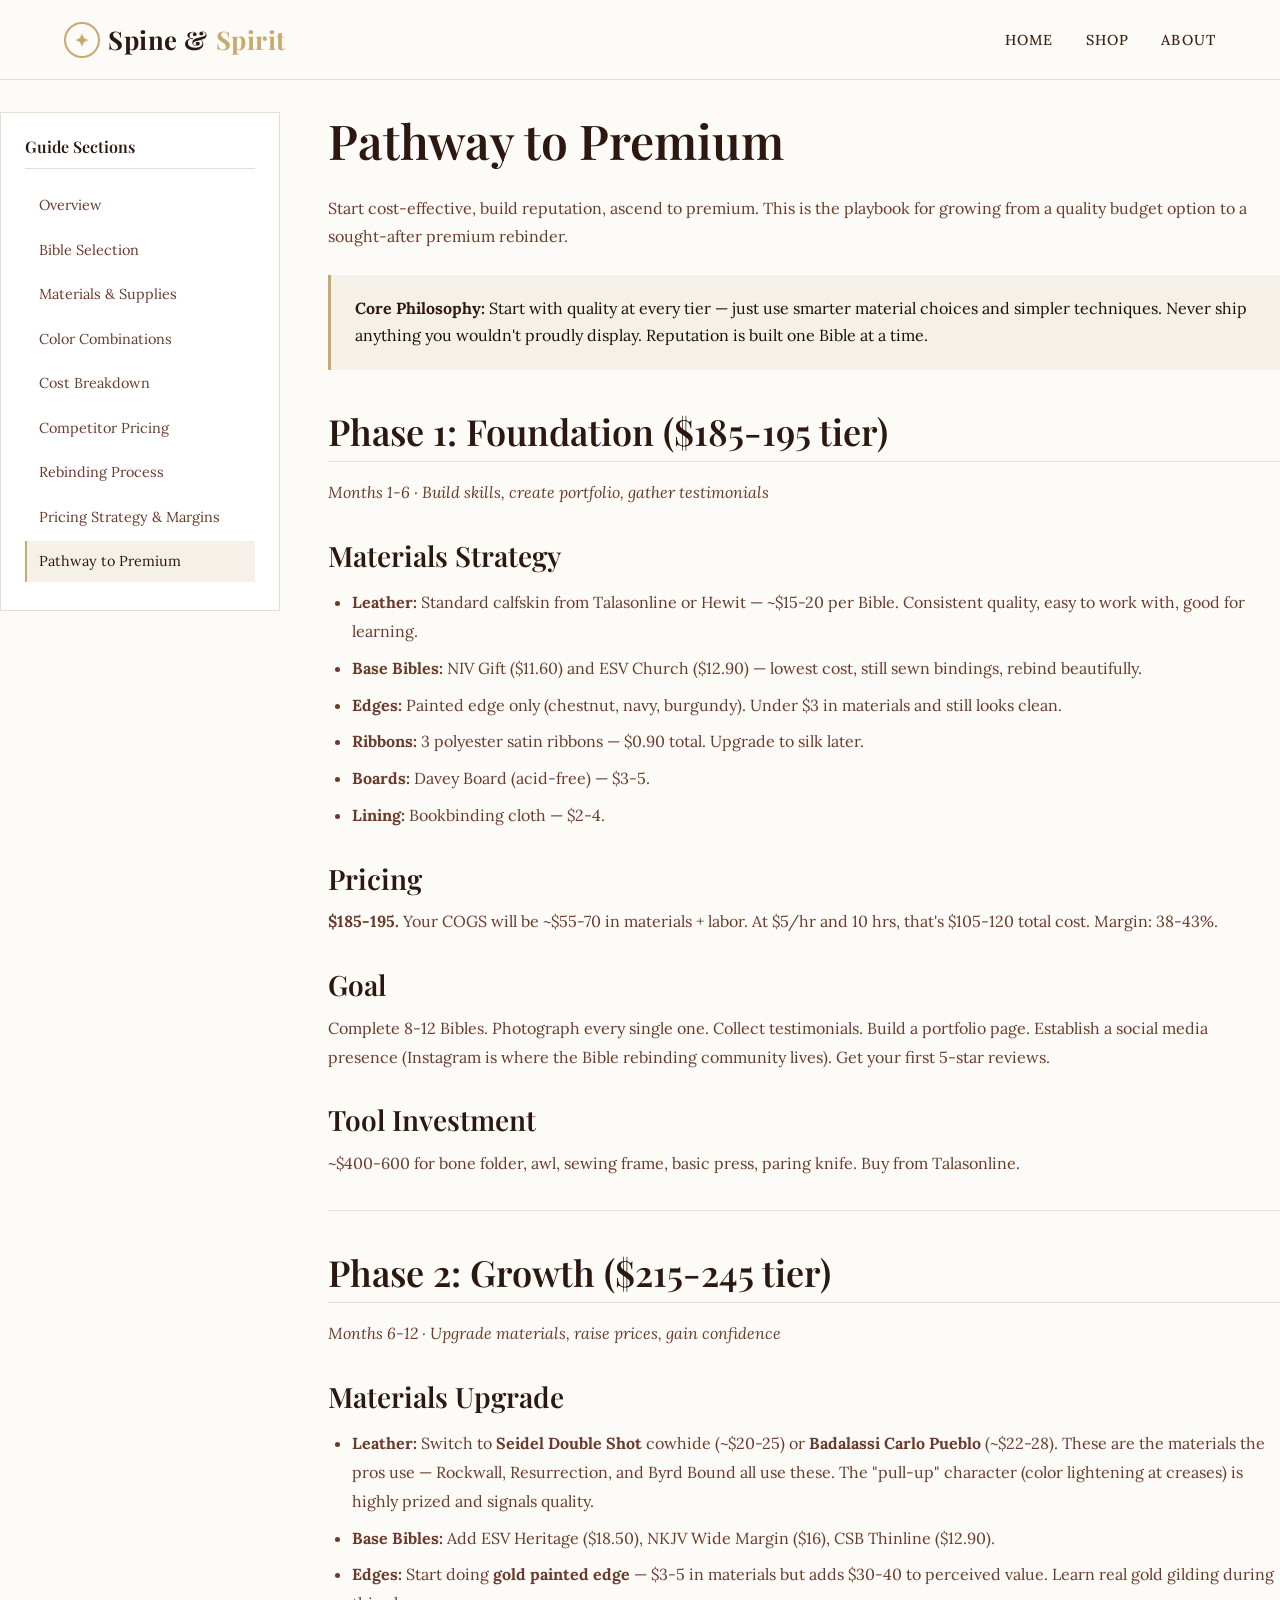
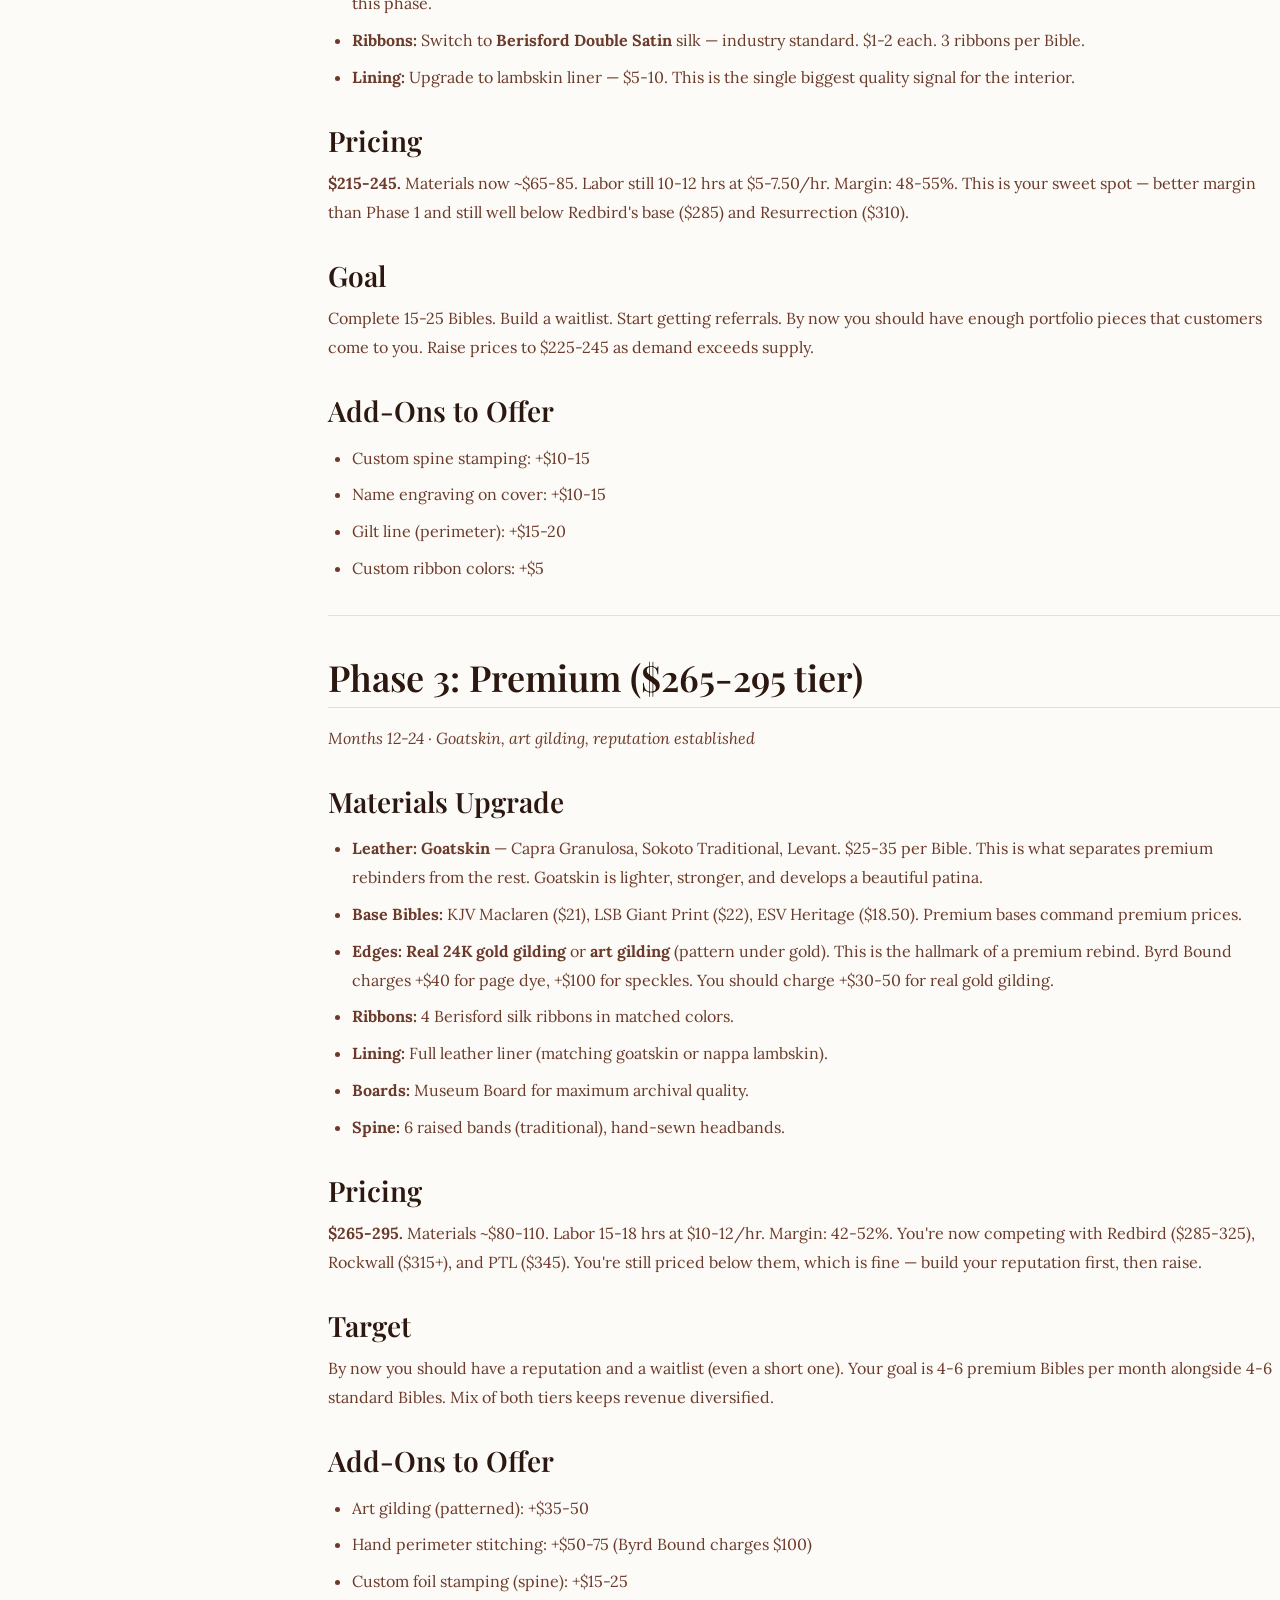
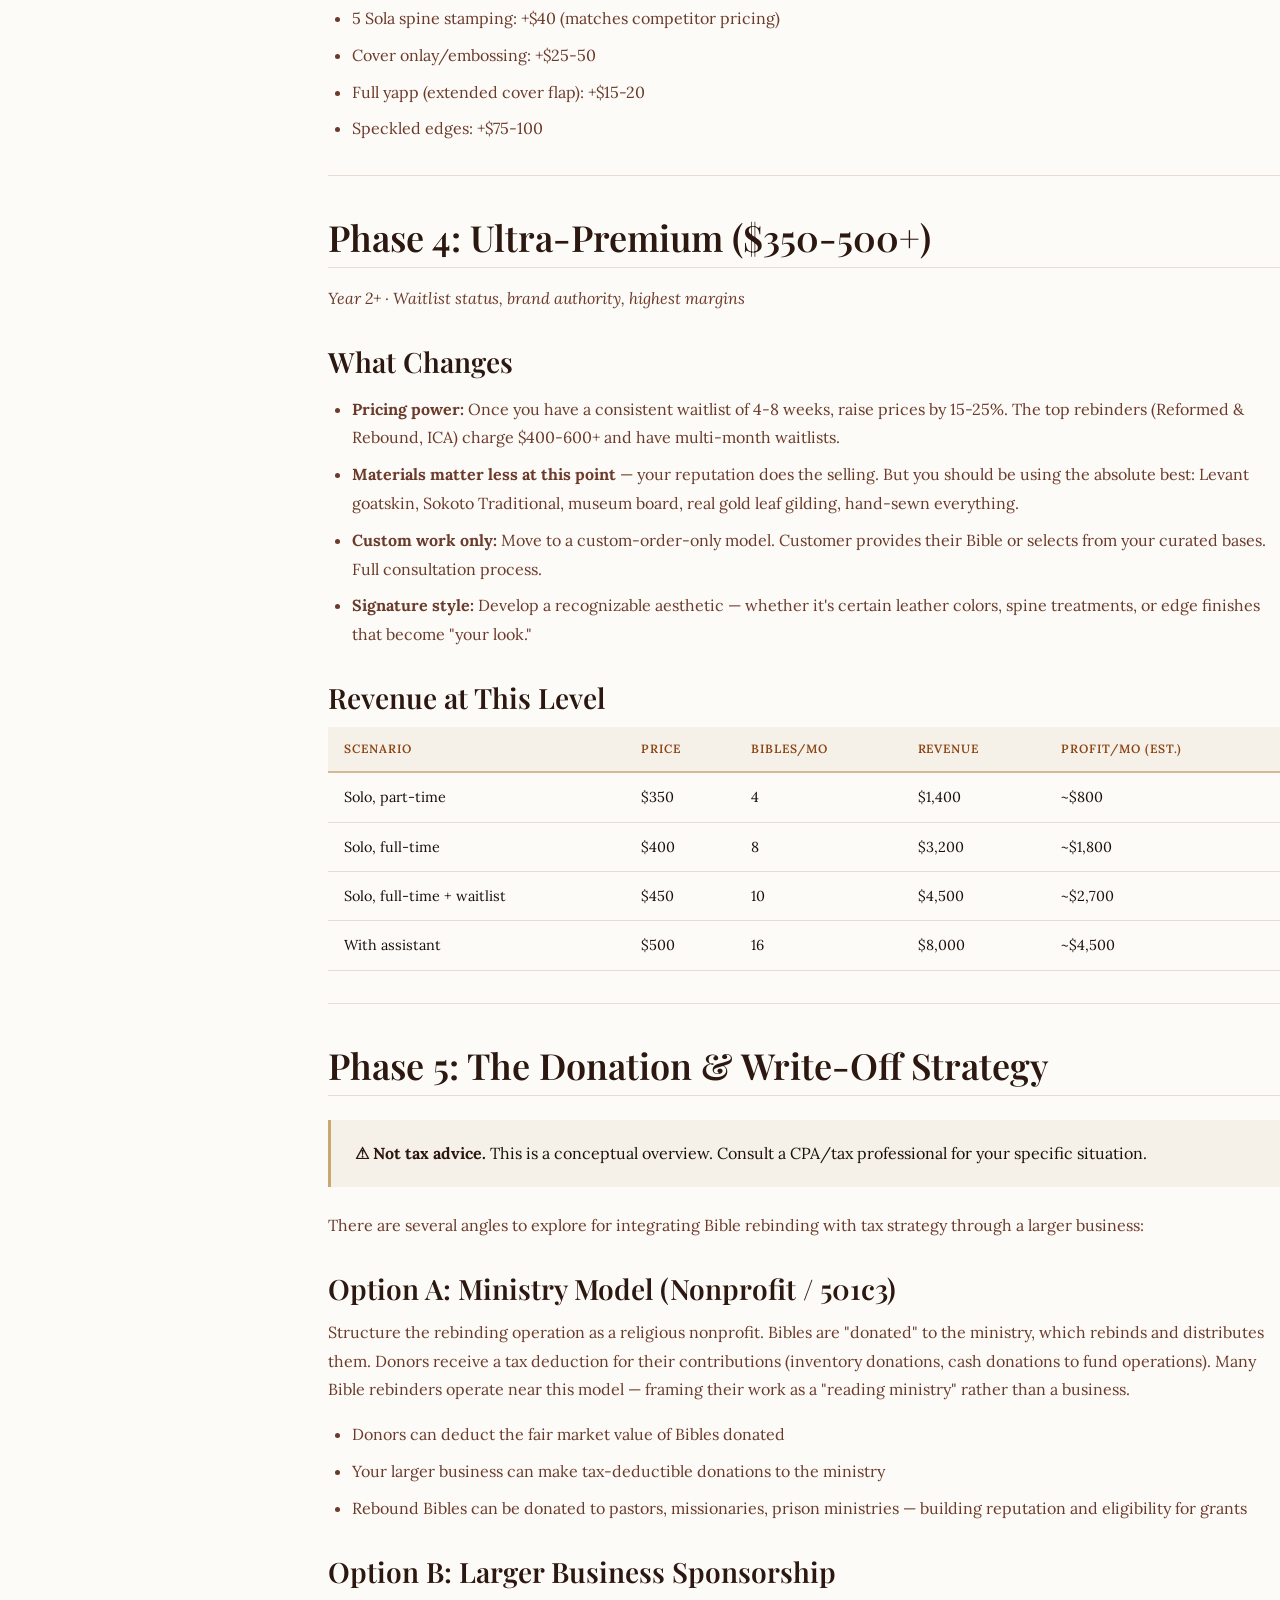
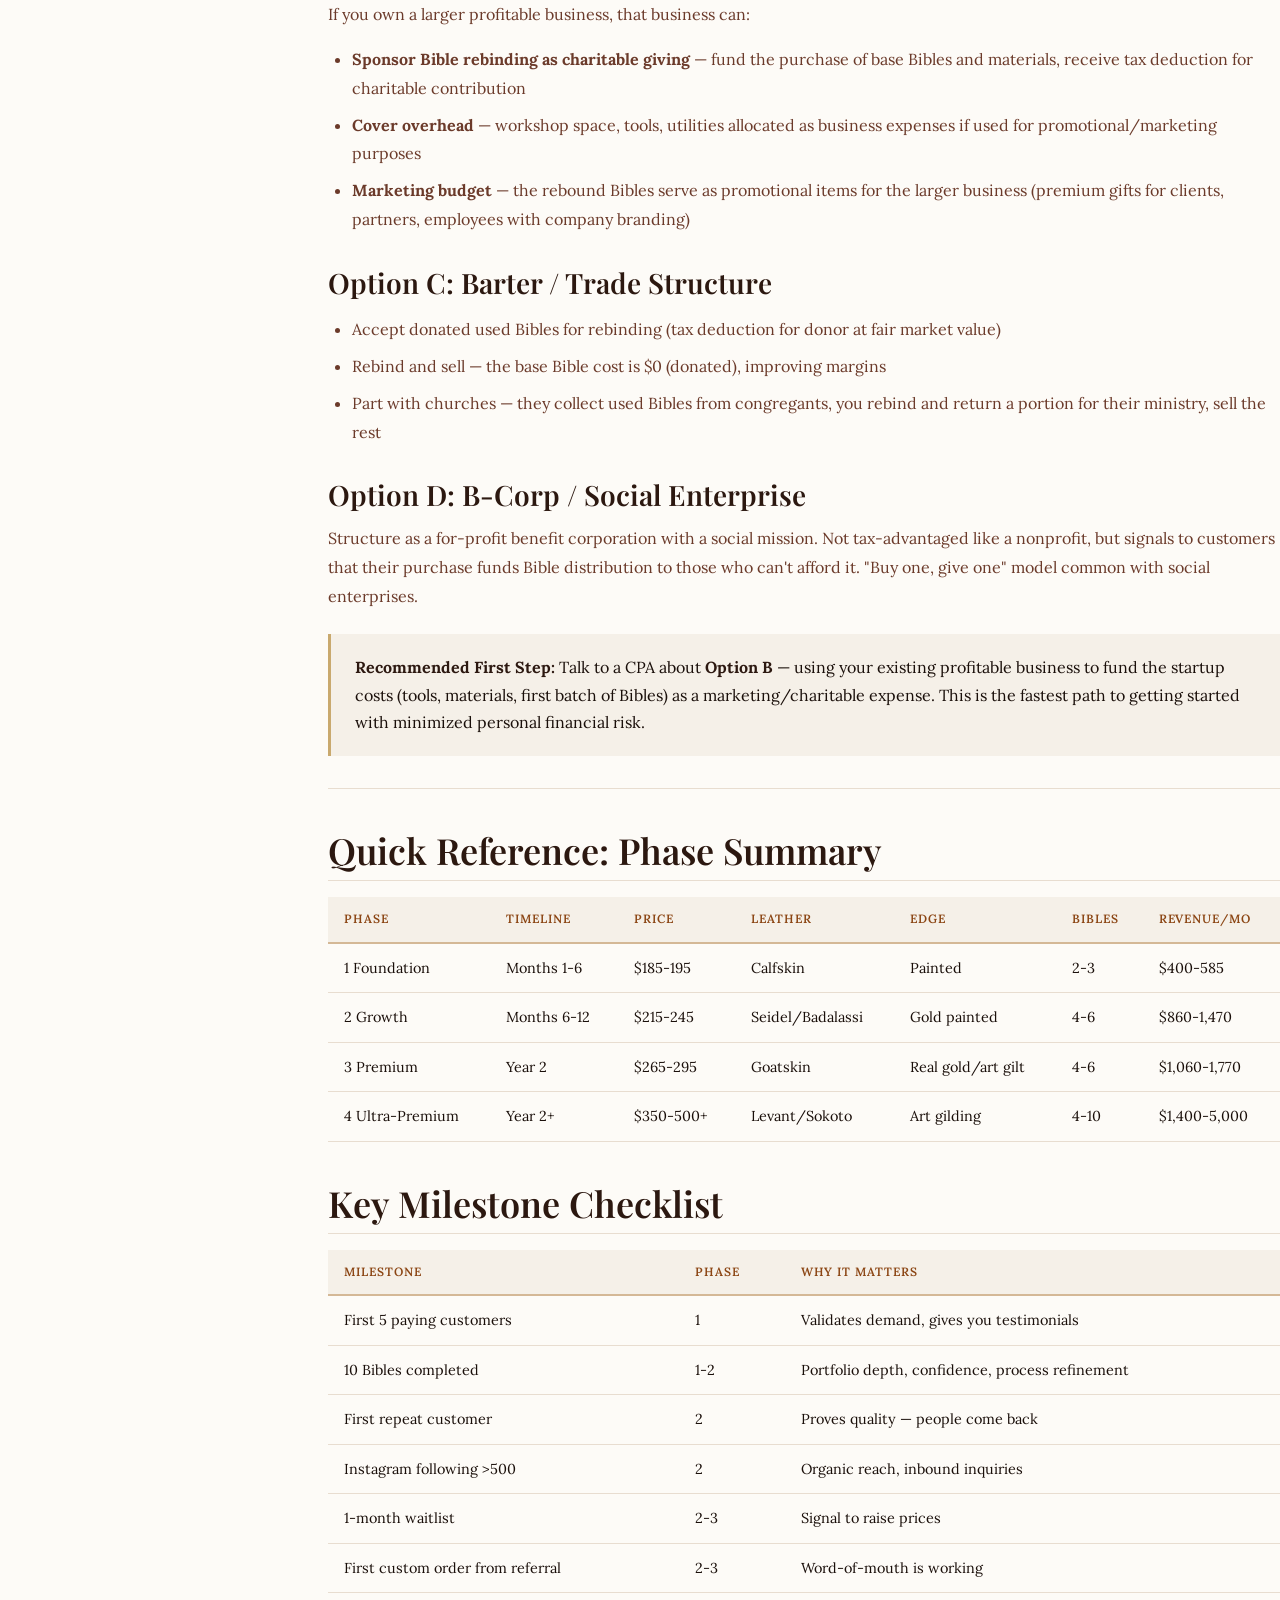
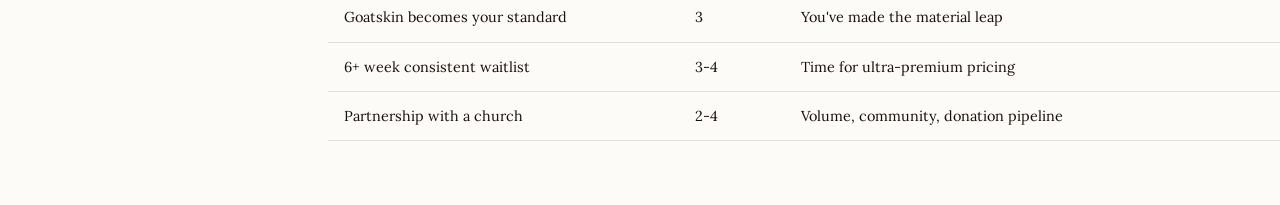
<file: guide/pathway-to-premium.html>
<!DOCTYPE html>
<html lang="en">
<head>
  <meta charset="UTF-8">
  <meta name="viewport" content="width=device-width, initial-scale=1.0">
  <title>Pathway to Premium — Spine & Spirit (Internal)</title>
  <link rel="stylesheet" href="../css/style.css">
</head>
<body>

  <header class="site-header">
    <div class="header-inner">
      <a href="/spine-and-spirit/" class="logo">
        <span class="logo-icon">✦</span>
        Spine &amp; <span>Spirit</span>
      </a>
      <nav>
        <button class="menu-toggle" aria-label="Toggle menu" aria-expanded="false">
          <svg viewBox="0 0 24 24" fill="none" stroke="currentColor" stroke-width="2">
            <path d="M3 6h18M3 12h18M3 18h18"/>
          </svg>
        </button>
        <ul class="nav-links">
          <li><a href="/spine-and-spirit/">Home</a></li>
          <li><a href="/spine-and-spirit/shop.html">Shop</a></li>
          <li><a href="/spine-and-spirit/about.html">About</a></li>
        </ul>
      </nav>
    </div>
  </header>

  <div class="guide-layout">
    <aside class="guide-sidebar">
      <h3>Guide Sections</h3>
      <ul class="guide-nav">
        <li><a href="index.html">Overview</a></li>
        <li><a href="bible-selection.html">Bible Selection</a></li>
        <li><a href="materials.html">Materials &amp; Supplies</a></li>
        <li><a href="color-combos.html">Color Combinations</a></li>
        <li><a href="cost-breakdown.html">Cost Breakdown</a></li>
        <li><a href="competitor-pricing.html">Competitor Pricing</a></li>
        <li><a href="rebinding-process.html">Rebinding Process</a></li>
        <li><a href="pricing-strategy.html">Pricing Strategy &amp; Margins</a></li>
        <li><a href="pathway-to-premium.html" class="active">Pathway to Premium</a></li>
      </ul>
    </aside>
    <main class="guide-content">
      <h1>Pathway to Premium</h1>
      <p>Start cost-effective, build reputation, ascend to premium. This is the playbook for growing from a quality budget option to a sought-after premium rebinder.</p>

      <div class="guide-tip">
        <strong>Core Philosophy:</strong> Start with quality at every tier — just use smarter material choices and simpler techniques. Never ship anything you wouldn't proudly display. Reputation is built one Bible at a time.
      </div>

      <h2>Phase 1: Foundation ($185-195 tier)</h2>
      <p><em>Months 1-6 · Build skills, create portfolio, gather testimonials</em></p>

      <h3>Materials Strategy</h3>
      <ul>
        <li><strong>Leather:</strong> Standard calfskin from Talasonline or Hewit — ~$15-20 per Bible. Consistent quality, easy to work with, good for learning.</li>
        <li><strong>Base Bibles:</strong> NIV Gift ($11.60) and ESV Church ($12.90) — lowest cost, still sewn bindings, rebind beautifully.</li>
        <li><strong>Edges:</strong> Painted edge only (chestnut, navy, burgundy). Under $3 in materials and still looks clean.</li>
        <li><strong>Ribbons:</strong> 3 polyester satin ribbons — $0.90 total. Upgrade to silk later.</li>
        <li><strong>Boards:</strong> Davey Board (acid-free) — $3-5.</li>
        <li><strong>Lining:</strong> Bookbinding cloth — $2-4.</li>
      </ul>

      <h3>Pricing</h3>
      <p><strong>$185-195.</strong> Your COGS will be ~$55-70 in materials + labor. At $5/hr and 10 hrs, that's $105-120 total cost. Margin: 38-43%.</p>

      <h3>Goal</h3>
      <p>Complete 8-12 Bibles. Photograph every single one. Collect testimonials. Build a portfolio page. Establish a social media presence (Instagram is where the Bible rebinding community lives). Get your first 5-star reviews.</p>

      <h3>Tool Investment</h3>
      <p>~$400-600 for bone folder, awl, sewing frame, basic press, paring knife. Buy from Talasonline.</p>

      <hr style="margin: 2rem 0; border: none; border-top: 1px solid var(--brown-100);">

      <h2>Phase 2: Growth ($215-245 tier)</h2>
      <p><em>Months 6-12 · Upgrade materials, raise prices, gain confidence</em></p>

      <h3>Materials Upgrade</h3>
      <ul>
        <li><strong>Leather:</strong> Switch to <strong>Seidel Double Shot</strong> cowhide (~$20-25) or <strong>Badalassi Carlo Pueblo</strong> (~$22-28). These are the materials the pros use — Rockwall, Resurrection, and Byrd Bound all use these. The "pull-up" character (color lightening at creases) is highly prized and signals quality.</li>
        <li><strong>Base Bibles:</strong> Add ESV Heritage ($18.50), NKJV Wide Margin ($16), CSB Thinline ($12.90).</li>
        <li><strong>Edges:</strong> Start doing <strong>gold painted edge</strong> — $3-5 in materials but adds $30-40 to perceived value. Learn real gold gilding during this phase.</li>
        <li><strong>Ribbons:</strong> Switch to <strong>Berisford Double Satin</strong> silk — industry standard. $1-2 each. 3 ribbons per Bible.</li>
        <li><strong>Lining:</strong> Upgrade to lambskin liner — $5-10. This is the single biggest quality signal for the interior.</li>
      </ul>

      <h3>Pricing</h3>
      <p><strong>$215-245.</strong> Materials now ~$65-85. Labor still 10-12 hrs at $5-7.50/hr. Margin: 48-55%. This is your sweet spot — better margin than Phase 1 and still well below Redbird's base ($285) and Resurrection ($310).</p>

      <h3>Goal</h3>
      <p>Complete 15-25 Bibles. Build a waitlist. Start getting referrals. By now you should have enough portfolio pieces that customers come to you. Raise prices to $225-245 as demand exceeds supply.</p>

      <h3>Add-Ons to Offer</h3>
      <ul>
        <li>Custom spine stamping: +$10-15</li>
        <li>Name engraving on cover: +$10-15</li>
        <li>Gilt line (perimeter): +$15-20</li>
        <li>Custom ribbon colors: +$5</li>
      </ul>

      <hr style="margin: 2rem 0; border: none; border-top: 1px solid var(--brown-100);">

      <h2>Phase 3: Premium ($265-295 tier)</h2>
      <p><em>Months 12-24 · Goatskin, art gilding, reputation established</em></p>

      <h3>Materials Upgrade</h3>
      <ul>
        <li><strong>Leather:</strong> <strong>Goatskin</strong> — Capra Granulosa, Sokoto Traditional, Levant. $25-35 per Bible. This is what separates premium rebinders from the rest. Goatskin is lighter, stronger, and develops a beautiful patina.</li>
        <li><strong>Base Bibles:</strong> KJV Maclaren ($21), LSB Giant Print ($22), ESV Heritage ($18.50). Premium bases command premium prices.</li>
        <li><strong>Edges:</strong> <strong>Real 24K gold gilding</strong> or <strong>art gilding</strong> (pattern under gold). This is the hallmark of a premium rebind. Byrd Bound charges +$40 for page dye, +$100 for speckles. You should charge +$30-50 for real gold gilding.</li>
        <li><strong>Ribbons:</strong> 4 Berisford silk ribbons in matched colors.</li>
        <li><strong>Lining:</strong> Full leather liner (matching goatskin or nappa lambskin).</li>
        <li><strong>Boards:</strong> Museum Board for maximum archival quality.</li>
        <li><strong>Spine:</strong> 6 raised bands (traditional), hand-sewn headbands.</li>
      </ul>

      <h3>Pricing</h3>
      <p><strong>$265-295.</strong> Materials ~$80-110. Labor 15-18 hrs at $10-12/hr. Margin: 42-52%. You're now competing with Redbird ($285-325), Rockwall ($315+), and PTL ($345). You're still priced below them, which is fine — build your reputation first, then raise.</p>

      <h3>Target</h3>
      <p>By now you should have a reputation and a waitlist (even a short one). Your goal is 4-6 premium Bibles per month alongside 4-6 standard Bibles. Mix of both tiers keeps revenue diversified.</p>

      <h3>Add-Ons to Offer</h3>
      <ul>
        <li>Art gilding (patterned): +$35-50</li>
        <li>Hand perimeter stitching: +$50-75 (Byrd Bound charges $100)</li>
        <li>Custom foil stamping (spine): +$15-25</li>
        <li>5 Sola spine stamping: +$40 (matches competitor pricing)</li>
        <li>Cover onlay/embossing: +$25-50</li>
        <li>Full yapp (extended cover flap): +$15-20</li>
        <li>Speckled edges: +$75-100</li>
      </ul>

      <hr style="margin: 2rem 0; border: none; border-top: 1px solid var(--brown-100);">

      <h2>Phase 4: Ultra-Premium ($350-500+)</h2>
      <p><em>Year 2+ · Waitlist status, brand authority, highest margins</em></p>

      <h3>What Changes</h3>
      <ul>
        <li><strong>Pricing power:</strong> Once you have a consistent waitlist of 4-8 weeks, raise prices by 15-25%. The top rebinders (Reformed & Rebound, ICA) charge $400-600+ and have multi-month waitlists.</li>
        <li><strong>Materials matter less at this point</strong> — your reputation does the selling. But you should be using the absolute best: Levant goatskin, Sokoto Traditional, museum board, real gold leaf gilding, hand-sewn everything.</li>
        <li><strong>Custom work only:</strong> Move to a custom-order-only model. Customer provides their Bible or selects from your curated bases. Full consultation process.</li>
        <li><strong>Signature style:</strong> Develop a recognizable aesthetic — whether it's certain leather colors, spine treatments, or edge finishes that become "your look."</li>
      </ul>

      <h3>Revenue at This Level</h3>
      <table>
        <thead>
          <tr>
            <th>Scenario</th>
            <th>Price</th>
            <th>Bibles/Mo</th>
            <th>Revenue</th>
            <th>Profit/Mo (est.)</th>
          </tr>
        </thead>
        <tbody>
          <tr><td>Solo, part-time</td><td>$350</td><td>4</td><td>$1,400</td><td>~$800</td></tr>
          <tr><td>Solo, full-time</td><td>$400</td><td>8</td><td>$3,200</td><td>~$1,800</td></tr>
          <tr><td>Solo, full-time + waitlist</td><td>$450</td><td>10</td><td>$4,500</td><td>~$2,700</td></tr>
          <tr><td>With assistant</td><td>$500</td><td>16</td><td>$8,000</td><td>~$4,500</td></tr>
        </tbody>
      </table>

      <hr style="margin: 2rem 0; border: none; border-top: 1px solid var(--brown-100);">

      <h2>Phase 5: The Donation &amp; Write-Off Strategy</h2>

      <div class="guide-tip">
        <strong>⚠ Not tax advice.</strong> This is a conceptual overview. Consult a CPA/tax professional for your specific situation.
      </div>

      <p>There are several angles to explore for integrating Bible rebinding with tax strategy through a larger business:</p>

      <h3>Option A: Ministry Model (Nonprofit / 501c3)</h3>
      <p>Structure the rebinding operation as a religious nonprofit. Bibles are "donated" to the ministry, which rebinds and distributes them. Donors receive a tax deduction for their contributions (inventory donations, cash donations to fund operations). Many Bible rebinders operate near this model — framing their work as a "reading ministry" rather than a business.</p>
      <ul>
        <li>Donors can deduct the fair market value of Bibles donated</li>
        <li>Your larger business can make tax-deductible donations to the ministry</li>
        <li>Rebound Bibles can be donated to pastors, missionaries, prison ministries — building reputation and eligibility for grants</li>
      </ul>

      <h3>Option B: Larger Business Sponsorship</h3>
      <p>If you own a larger profitable business, that business can:</p>
      <ul>
        <li><strong>Sponsor Bible rebinding as charitable giving</strong> — fund the purchase of base Bibles and materials, receive tax deduction for charitable contribution</li>
        <li><strong>Cover overhead</strong> — workshop space, tools, utilities allocated as business expenses if used for promotional/marketing purposes</li>
        <li><strong>Marketing budget</strong> — the rebound Bibles serve as promotional items for the larger business (premium gifts for clients, partners, employees with company branding)</li>
      </ul>

      <h3>Option C: Barter / Trade Structure</h3>
      <ul>
        <li>Accept donated used Bibles for rebinding (tax deduction for donor at fair market value)</li>
        <li>Rebind and sell — the base Bible cost is $0 (donated), improving margins</li>
        <li>Part with churches — they collect used Bibles from congregants, you rebind and return a portion for their ministry, sell the rest</li>
      </ul>

      <h3>Option D: B-Corp / Social Enterprise</h3>
      <p>Structure as a for-profit benefit corporation with a social mission. Not tax-advantaged like a nonprofit, but signals to customers that their purchase funds Bible distribution to those who can't afford it. "Buy one, give one" model common with social enterprises.</p>

      <div class="guide-tip">
        <strong>Recommended First Step:</strong> Talk to a CPA about <strong>Option B</strong> — using your existing profitable business to fund the startup costs (tools, materials, first batch of Bibles) as a marketing/charitable expense. This is the fastest path to getting started with minimized personal financial risk.
      </div>

      <hr style="margin: 2rem 0; border: none; border-top: 1px solid var(--brown-100);">

      <h2>Quick Reference: Phase Summary</h2>
      <table>
        <thead>
          <tr>
            <th>Phase</th>
            <th>Timeline</th>
            <th>Price</th>
            <th>Leather</th>
            <th>Edge</th>
            <th>Bibles</th>
            <th>Revenue/Mo</th>
          </tr>
        </thead>
        <tbody>
          <tr>
            <td>1 Foundation</td>
            <td>Months 1-6</td>
            <td>$185-195</td>
            <td>Calfskin</td>
            <td>Painted</td>
            <td>2-3</td>
            <td>$400-585</td>
          </tr>
          <tr>
            <td>2 Growth</td>
            <td>Months 6-12</td>
            <td>$215-245</td>
            <td>Seidel/Badalassi</td>
            <td>Gold painted</td>
            <td>4-6</td>
            <td>$860-1,470</td>
          </tr>
          <tr>
            <td>3 Premium</td>
            <td>Year 2</td>
            <td>$265-295</td>
            <td>Goatskin</td>
            <td>Real gold/art gilt</td>
            <td>4-6</td>
            <td>$1,060-1,770</td>
          </tr>
          <tr>
            <td>4 Ultra-Premium</td>
            <td>Year 2+</td>
            <td>$350-500+</td>
            <td>Levant/Sokoto</td>
            <td>Art gilding</td>
            <td>4-10</td>
            <td>$1,400-5,000</td>
          </tr>
        </tbody>
      </table>

      <h2>Key Milestone Checklist</h2>
      <table>
        <thead>
          <tr>
            <th>Milestone</th>
            <th>Phase</th>
            <th>Why It Matters</th>
          </tr>
        </thead>
        <tbody>
          <tr><td>First 5 paying customers</td><td>1</td><td>Validates demand, gives you testimonials</td></tr>
          <tr><td>10 Bibles completed</td><td>1-2</td><td>Portfolio depth, confidence, process refinement</td></tr>
          <tr><td>First repeat customer</td><td>2</td><td>Proves quality — people come back</td></tr>
          <tr><td>Instagram following &gt;500</td><td>2</td><td>Organic reach, inbound inquiries</td></tr>
          <tr><td>1-month waitlist</td><td>2-3</td><td>Signal to raise prices</td></tr>
          <tr><td>First custom order from referral</td><td>2-3</td><td>Word-of-mouth is working</td></tr>
          <tr><td>Goatskin becomes your standard</td><td>3</td><td>You've made the material leap</td></tr>
          <tr><td>6+ week consistent waitlist</td><td>3-4</td><td>Time for ultra-premium pricing</td></tr>
          <tr><td>Partnership with a church</td><td>2-4</td><td>Volume, community, donation pipeline</td></tr>
        </tbody>
      </table>
    </main>
  </div>

  <script src="../js/main.js"></script>
</body>
</html>
</file>
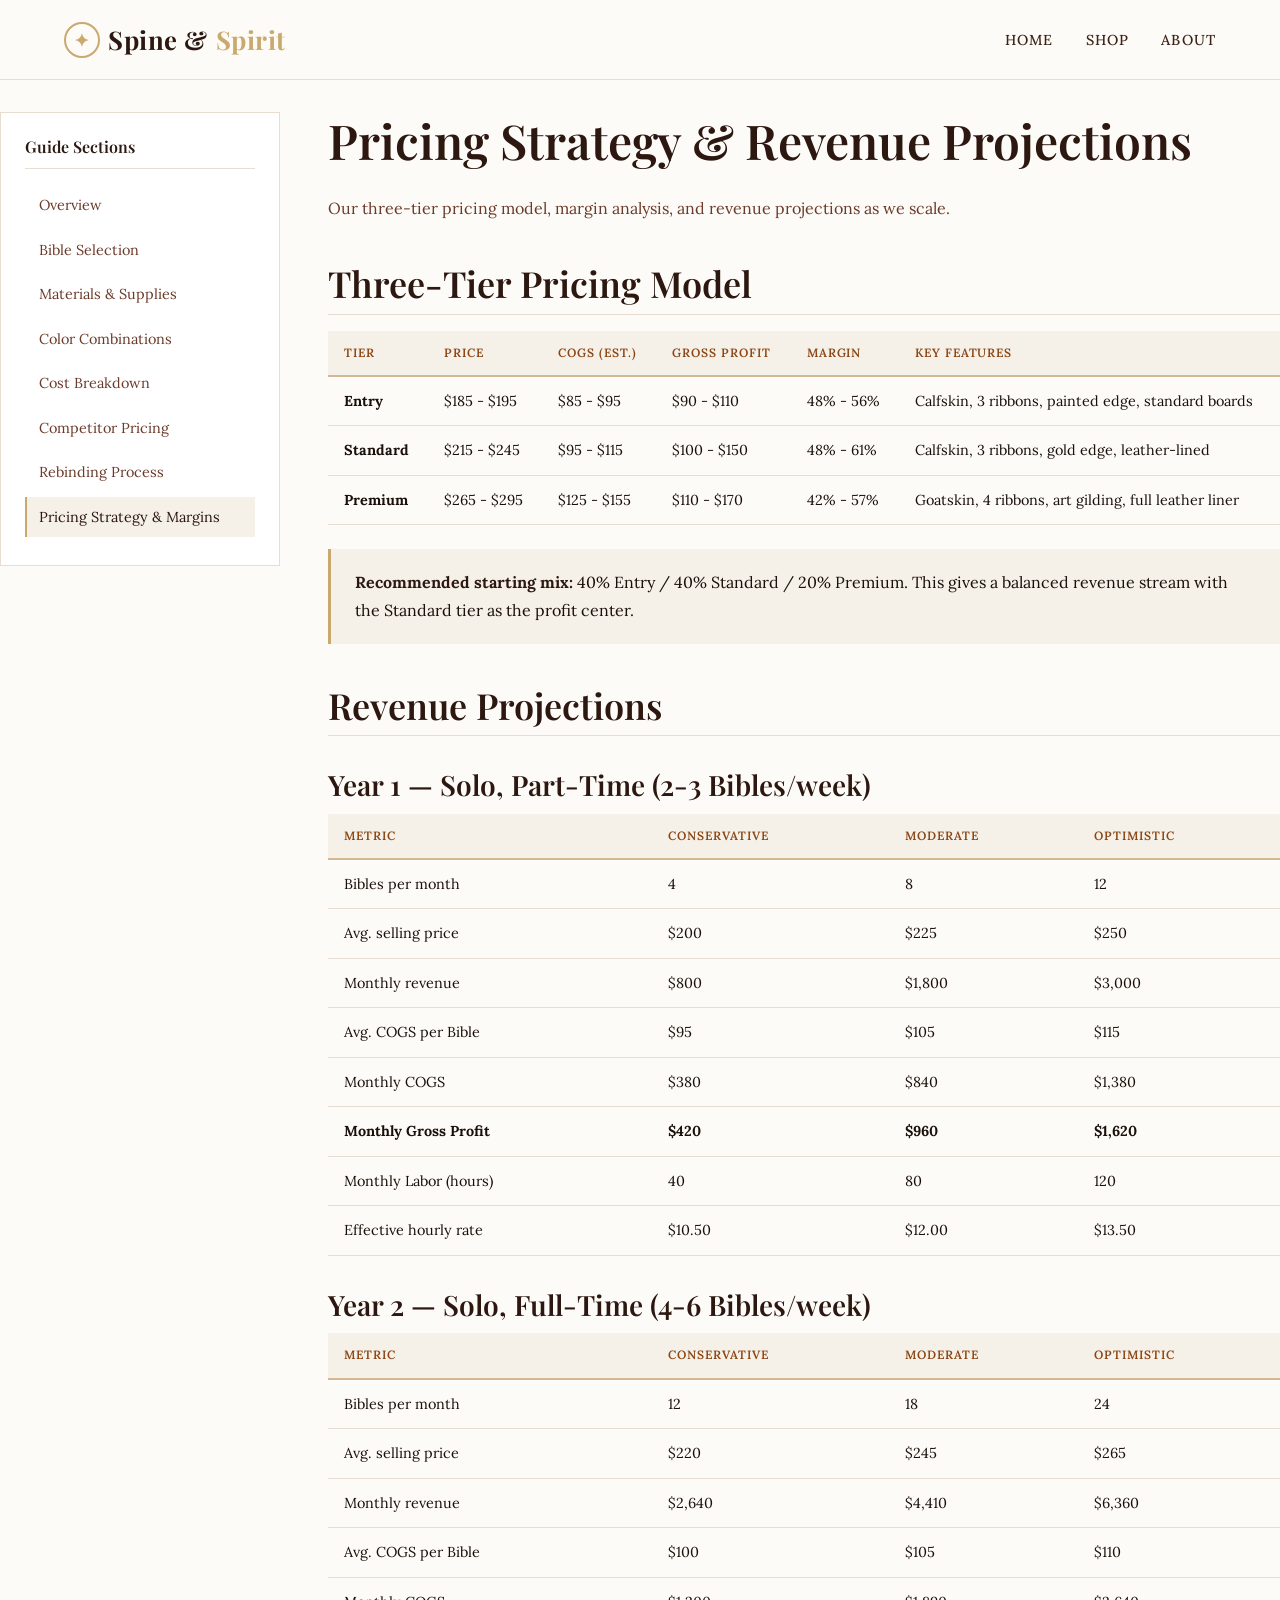
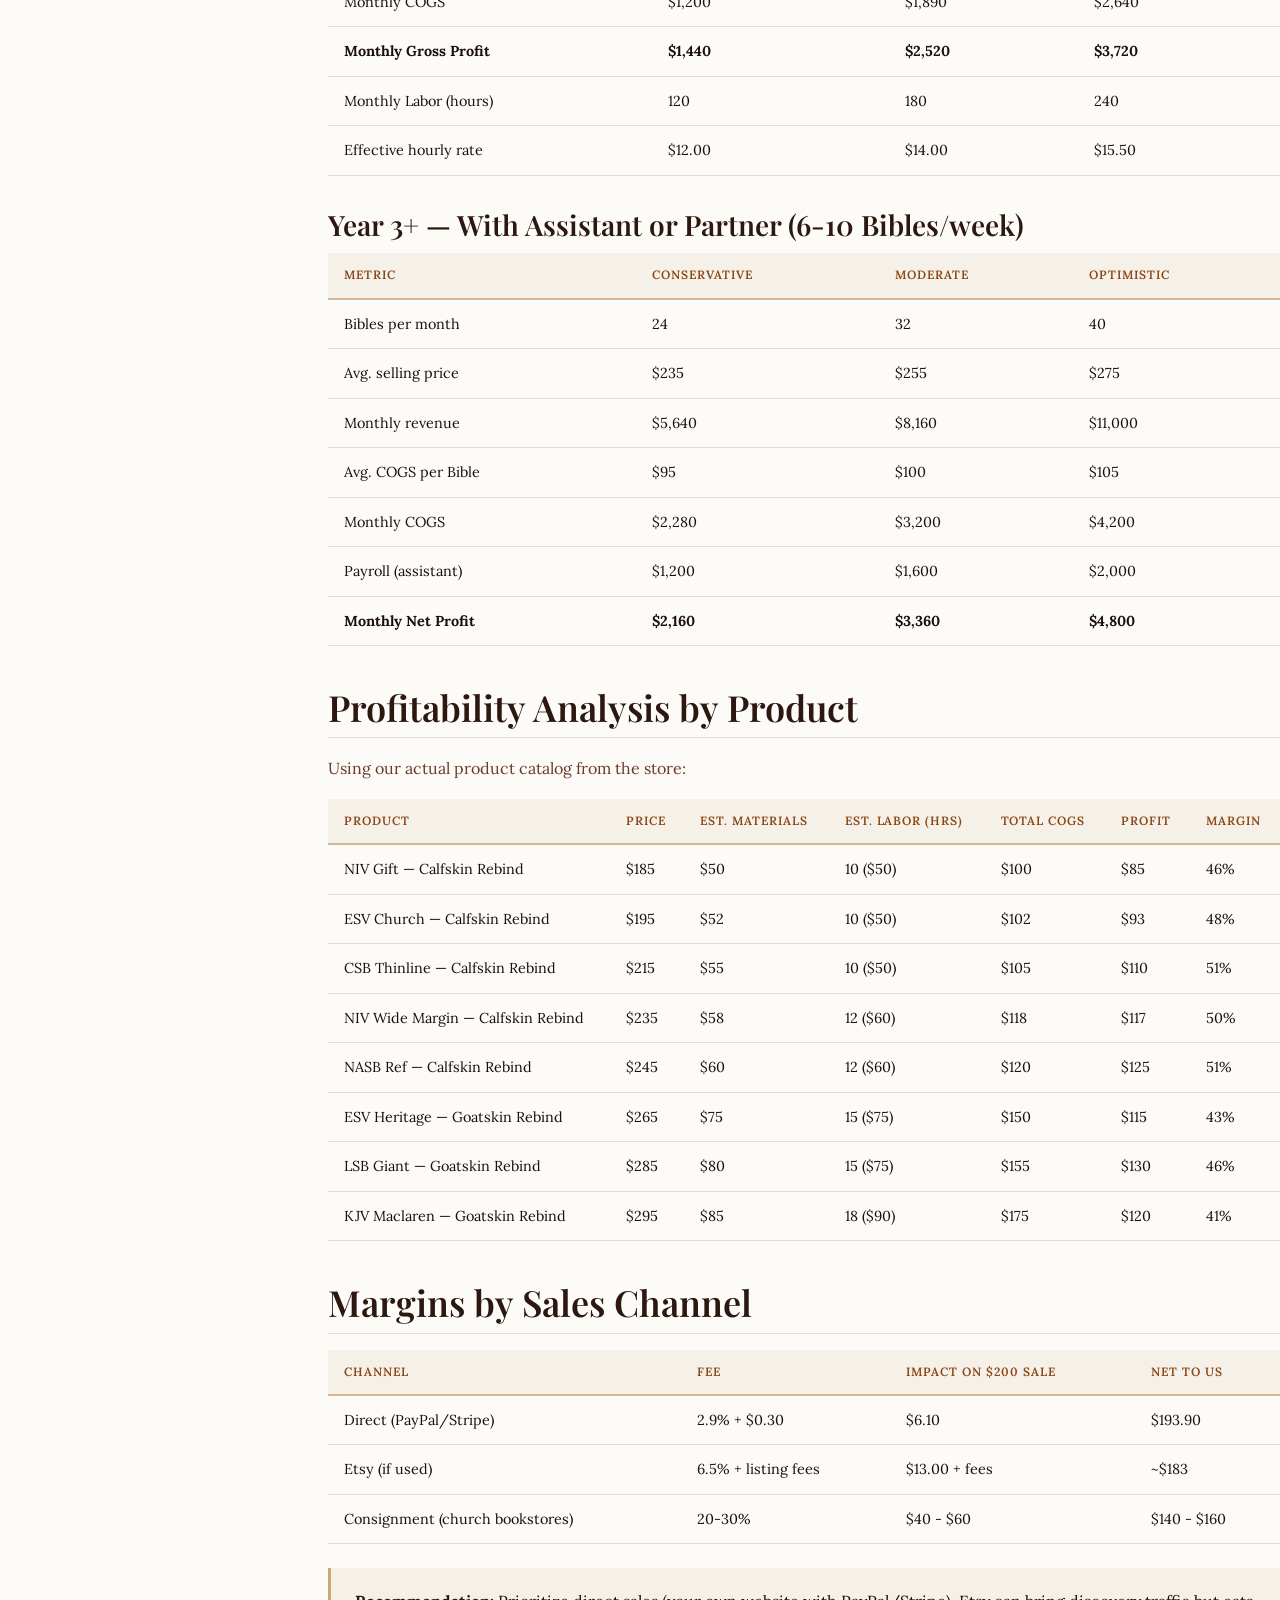
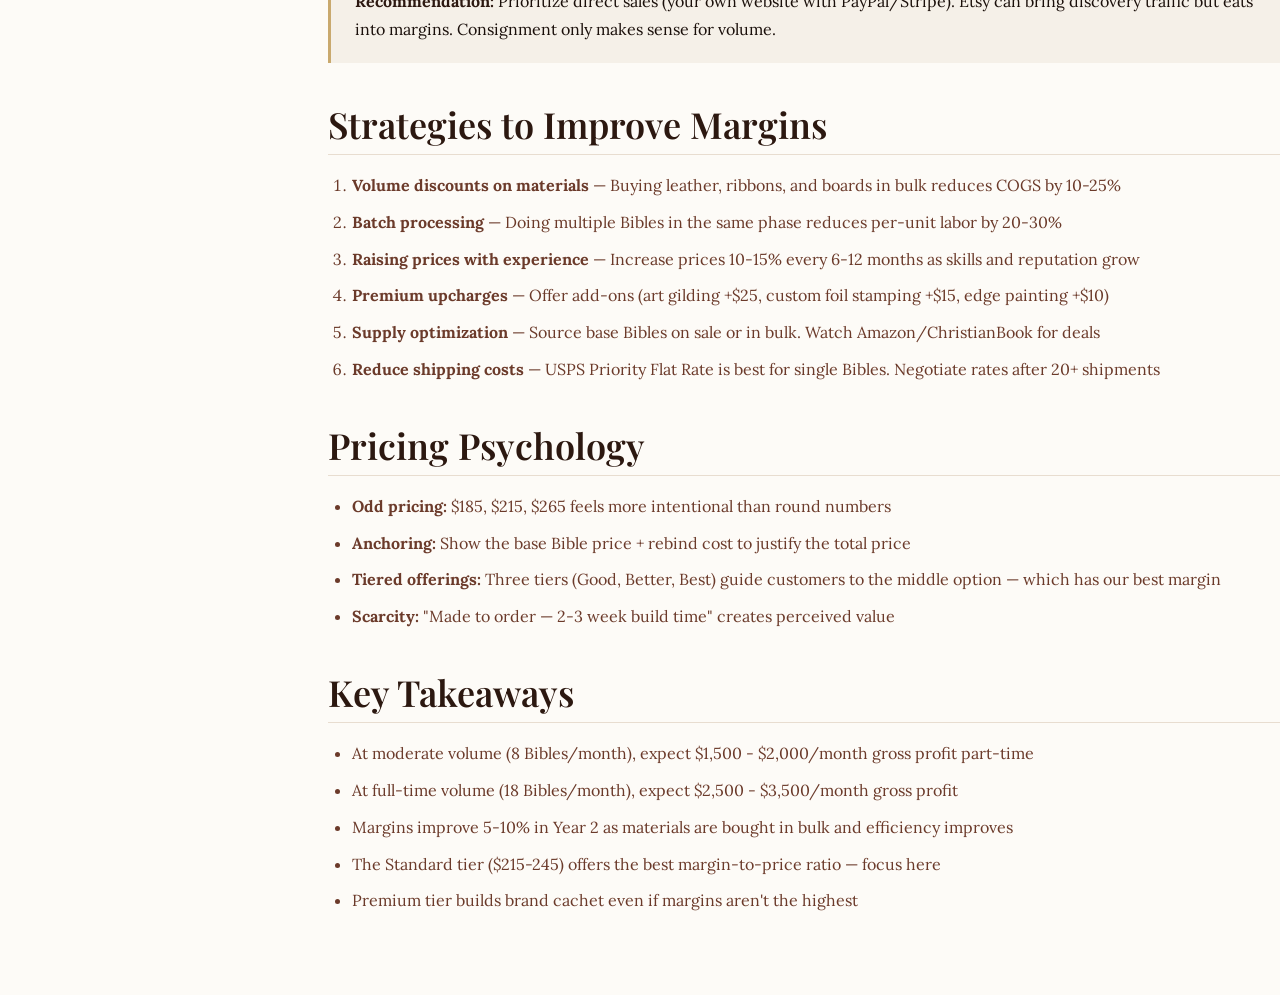
<file: guide/pricing-strategy.html>
<!DOCTYPE html>
<html lang="en">
<head>
  <meta charset="UTF-8">
  <meta name="viewport" content="width=device-width, initial-scale=1.0">
  <title>Pricing Strategy — Spine & Spirit (Internal)</title>
  <link rel="stylesheet" href="../css/style.css">
</head>
<body>

  <header class="site-header">
    <div class="header-inner">
      <a href="/spine-and-spirit/" class="logo">
        <span class="logo-icon">✦</span>
        Spine &amp; <span>Spirit</span>
      </a>
      <nav>
        <button class="menu-toggle" aria-label="Toggle menu" aria-expanded="false">
          <svg viewBox="0 0 24 24" fill="none" stroke="currentColor" stroke-width="2">
            <path d="M3 6h18M3 12h18M3 18h18"/>
          </svg>
        </button>
        <ul class="nav-links">
          <li><a href="/spine-and-spirit/">Home</a></li>
          <li><a href="/spine-and-spirit/shop.html">Shop</a></li>
          <li><a href="/spine-and-spirit/about.html">About</a></li>
        </ul>
      </nav>
    </div>
  </header>

  <div class="guide-layout">
    <aside class="guide-sidebar">
      <h3>Guide Sections</h3>
      <ul class="guide-nav">
        <li><a href="index.html">Overview</a></li>
        <li><a href="bible-selection.html">Bible Selection</a></li>
        <li><a href="materials.html">Materials &amp; Supplies</a></li>
        <li><a href="color-combos.html">Color Combinations</a></li>
        <li><a href="cost-breakdown.html">Cost Breakdown</a></li>
        <li><a href="competitor-pricing.html">Competitor Pricing</a></li>
        <li><a href="rebinding-process.html">Rebinding Process</a></li>
        <li><a href="pricing-strategy.html" class="active">Pricing Strategy &amp; Margins</a></li>
      </ul>
    </aside>
    <main class="guide-content">
      <h1>Pricing Strategy &amp; Revenue Projections</h1>
      <p>Our three-tier pricing model, margin analysis, and revenue projections as we scale.</p>

      <h2>Three-Tier Pricing Model</h2>
      <table>
        <thead>
          <tr>
            <th>Tier</th>
            <th>Price</th>
            <th>COGS (Est.)</th>
            <th>Gross Profit</th>
            <th>Margin</th>
            <th>Key Features</th>
          </tr>
        </thead>
        <tbody>
          <tr>
            <td><strong>Entry</strong></td>
            <td>$185 - $195</td>
            <td>$85 - $95</td>
            <td>$90 - $110</td>
            <td>48% - 56%</td>
            <td>Calfskin, 3 ribbons, painted edge, standard boards</td>
          </tr>
          <tr>
            <td><strong>Standard</strong></td>
            <td>$215 - $245</td>
            <td>$95 - $115</td>
            <td>$100 - $150</td>
            <td>48% - 61%</td>
            <td>Calfskin, 3 ribbons, gold edge, leather-lined</td>
          </tr>
          <tr>
            <td><strong>Premium</strong></td>
            <td>$265 - $295</td>
            <td>$125 - $155</td>
            <td>$110 - $170</td>
            <td>42% - 57%</td>
            <td>Goatskin, 4 ribbons, art gilding, full leather liner</td>
          </tr>
        </tbody>
      </table>

      <div class="guide-tip">
        <strong>Recommended starting mix:</strong> 40% Entry / 40% Standard / 20% Premium. This gives a balanced revenue stream with the Standard tier as the profit center.
      </div>

      <h2>Revenue Projections</h2>

      <h3>Year 1 — Solo, Part-Time (2-3 Bibles/week)</h3>
      <table>
        <thead>
          <tr>
            <th>Metric</th>
            <th>Conservative</th>
            <th>Moderate</th>
            <th>Optimistic</th>
          </tr>
        </thead>
        <tbody>
          <tr><td>Bibles per month</td><td>4</td><td>8</td><td>12</td></tr>
          <tr><td>Avg. selling price</td><td>$200</td><td>$225</td><td>$250</td></tr>
          <tr><td>Monthly revenue</td><td>$800</td><td>$1,800</td><td>$3,000</td></tr>
          <tr><td>Avg. COGS per Bible</td><td>$95</td><td>$105</td><td>$115</td></tr>
          <tr><td>Monthly COGS</td><td>$380</td><td>$840</td><td>$1,380</td></tr>
          <tr><td><strong>Monthly Gross Profit</strong></td><td><strong>$420</strong></td><td><strong>$960</strong></td><td><strong>$1,620</strong></td></tr>
          <tr><td>Monthly Labor (hours)</td><td>40</td><td>80</td><td>120</td></tr>
          <tr><td>Effective hourly rate</td><td>$10.50</td><td>$12.00</td><td>$13.50</td></tr>
        </tbody>
      </table>

      <h3>Year 2 — Solo, Full-Time (4-6 Bibles/week)</h3>
      <table>
        <thead>
          <tr>
            <th>Metric</th>
            <th>Conservative</th>
            <th>Moderate</th>
            <th>Optimistic</th>
          </tr>
        </thead>
        <tbody>
          <tr><td>Bibles per month</td><td>12</td><td>18</td><td>24</td></tr>
          <tr><td>Avg. selling price</td><td>$220</td><td>$245</td><td>$265</td></tr>
          <tr><td>Monthly revenue</td><td>$2,640</td><td>$4,410</td><td>$6,360</td></tr>
          <tr><td>Avg. COGS per Bible</td><td>$100</td><td>$105</td><td>$110</td></tr>
          <tr><td>Monthly COGS</td><td>$1,200</td><td>$1,890</td><td>$2,640</td></tr>
          <tr><td><strong>Monthly Gross Profit</strong></td><td><strong>$1,440</strong></td><td><strong>$2,520</strong></td><td><strong>$3,720</strong></td></tr>
          <tr><td>Monthly Labor (hours)</td><td>120</td><td>180</td><td>240</td></tr>
          <tr><td>Effective hourly rate</td><td>$12.00</td><td>$14.00</td><td>$15.50</td></tr>
        </tbody>
      </table>

      <h3>Year 3+ — With Assistant or Partner (6-10 Bibles/week)</h3>
      <table>
        <thead>
          <tr>
            <th>Metric</th>
            <th>Conservative</th>
            <th>Moderate</th>
            <th>Optimistic</th>
          </tr>
        </thead>
        <tbody>
          <tr><td>Bibles per month</td><td>24</td><td>32</td><td>40</td></tr>
          <tr><td>Avg. selling price</td><td>$235</td><td>$255</td><td>$275</td></tr>
          <tr><td>Monthly revenue</td><td>$5,640</td><td>$8,160</td><td>$11,000</td></tr>
          <tr><td>Avg. COGS per Bible</td><td>$95</td><td>$100</td><td>$105</td></tr>
          <tr><td>Monthly COGS</td><td>$2,280</td><td>$3,200</td><td>$4,200</td></tr>
          <tr><td>Payroll (assistant)</td><td>$1,200</td><td>$1,600</td><td>$2,000</td></tr>
          <tr><td><strong>Monthly Net Profit</strong></td><td><strong>$2,160</strong></td><td><strong>$3,360</strong></td><td><strong>$4,800</strong></td></tr>
        </tbody>
      </table>

      <h2>Profitability Analysis by Product</h2>
      <p>Using our actual product catalog from the store:</p>
      <table>
        <thead>
          <tr>
            <th>Product</th>
            <th>Price</th>
            <th>Est. Materials</th>
            <th>Est. Labor (hrs)</th>
            <th>Total COGS</th>
            <th>Profit</th>
            <th>Margin</th>
          </tr>
        </thead>
        <tbody>
          <tr><td>NIV Gift — Calfskin Rebind</td><td>$185</td><td>$50</td><td>10 ($50)</td><td>$100</td><td>$85</td><td>46%</td></tr>
          <tr><td>ESV Church — Calfskin Rebind</td><td>$195</td><td>$52</td><td>10 ($50)</td><td>$102</td><td>$93</td><td>48%</td></tr>
          <tr><td>CSB Thinline — Calfskin Rebind</td><td>$215</td><td>$55</td><td>10 ($50)</td><td>$105</td><td>$110</td><td>51%</td></tr>
          <tr><td>NIV Wide Margin — Calfskin Rebind</td><td>$235</td><td>$58</td><td>12 ($60)</td><td>$118</td><td>$117</td><td>50%</td></tr>
          <tr><td>NASB Ref — Calfskin Rebind</td><td>$245</td><td>$60</td><td>12 ($60)</td><td>$120</td><td>$125</td><td>51%</td></tr>
          <tr><td>ESV Heritage — Goatskin Rebind</td><td>$265</td><td>$75</td><td>15 ($75)</td><td>$150</td><td>$115</td><td>43%</td></tr>
          <tr><td>LSB Giant — Goatskin Rebind</td><td>$285</td><td>$80</td><td>15 ($75)</td><td>$155</td><td>$130</td><td>46%</td></tr>
          <tr><td>KJV Maclaren — Goatskin Rebind</td><td>$295</td><td>$85</td><td>18 ($90)</td><td>$175</td><td>$120</td><td>41%</td></tr>
        </tbody>
      </table>

      <h2>Margins by Sales Channel</h2>
      <table>
        <thead>
          <tr>
            <th>Channel</th>
            <th>Fee</th>
            <th>Impact on $200 Sale</th>
            <th>Net to Us</th>
          </tr>
        </thead>
        <tbody>
          <tr><td>Direct (PayPal/Stripe)</td><td>2.9% + $0.30</td><td>$6.10</td><td>$193.90</td></tr>
          <tr><td>Etsy (if used)</td><td>6.5% + listing fees</td><td>$13.00 + fees</td><td>~$183</td></tr>
          <tr><td>Consignment (church bookstores)</td><td>20-30%</td><td>$40 - $60</td><td>$140 - $160</td></tr>
        </tbody>
      </table>

      <div class="guide-tip">
        <strong>Recommendation:</strong> Prioritize direct sales (your own website with PayPal/Stripe). Etsy can bring discovery traffic but eats into margins. Consignment only makes sense for volume.
      </div>

      <h2>Strategies to Improve Margins</h2>
      <ol>
        <li><strong>Volume discounts on materials</strong> — Buying leather, ribbons, and boards in bulk reduces COGS by 10-25%</li>
        <li><strong>Batch processing</strong> — Doing multiple Bibles in the same phase reduces per-unit labor by 20-30%</li>
        <li><strong>Raising prices with experience</strong> — Increase prices 10-15% every 6-12 months as skills and reputation grow</li>
        <li><strong>Premium upcharges</strong> — Offer add-ons (art gilding +$25, custom foil stamping +$15, edge painting +$10)</li>
        <li><strong>Supply optimization</strong> — Source base Bibles on sale or in bulk. Watch Amazon/ChristianBook for deals</li>
        <li><strong>Reduce shipping costs</strong> — USPS Priority Flat Rate is best for single Bibles. Negotiate rates after 20+ shipments</li>
      </ol>

      <h2>Pricing Psychology</h2>
      <ul>
        <li><strong>Odd pricing:</strong> $185, $215, $265 feels more intentional than round numbers</li>
        <li><strong>Anchoring:</strong> Show the base Bible price + rebind cost to justify the total price</li>
        <li><strong>Tiered offerings:</strong> Three tiers (Good, Better, Best) guide customers to the middle option — which has our best margin</li>
        <li><strong>Scarcity:</strong> "Made to order — 2-3 week build time" creates perceived value</li>
      </ul>

      <h2>Key Takeaways</h2>
      <ul>
        <li>At moderate volume (8 Bibles/month), expect $1,500 - $2,000/month gross profit part-time</li>
        <li>At full-time volume (18 Bibles/month), expect $2,500 - $3,500/month gross profit</li>
        <li>Margins improve 5-10% in Year 2 as materials are bought in bulk and efficiency improves</li>
        <li>The Standard tier ($215-245) offers the best margin-to-price ratio — focus here</li>
        <li>Premium tier builds brand cachet even if margins aren't the highest</li>
      </ul>
    </main>
  </div>

  <script src="../js/main.js"></script>
</body>
</html>
</file>
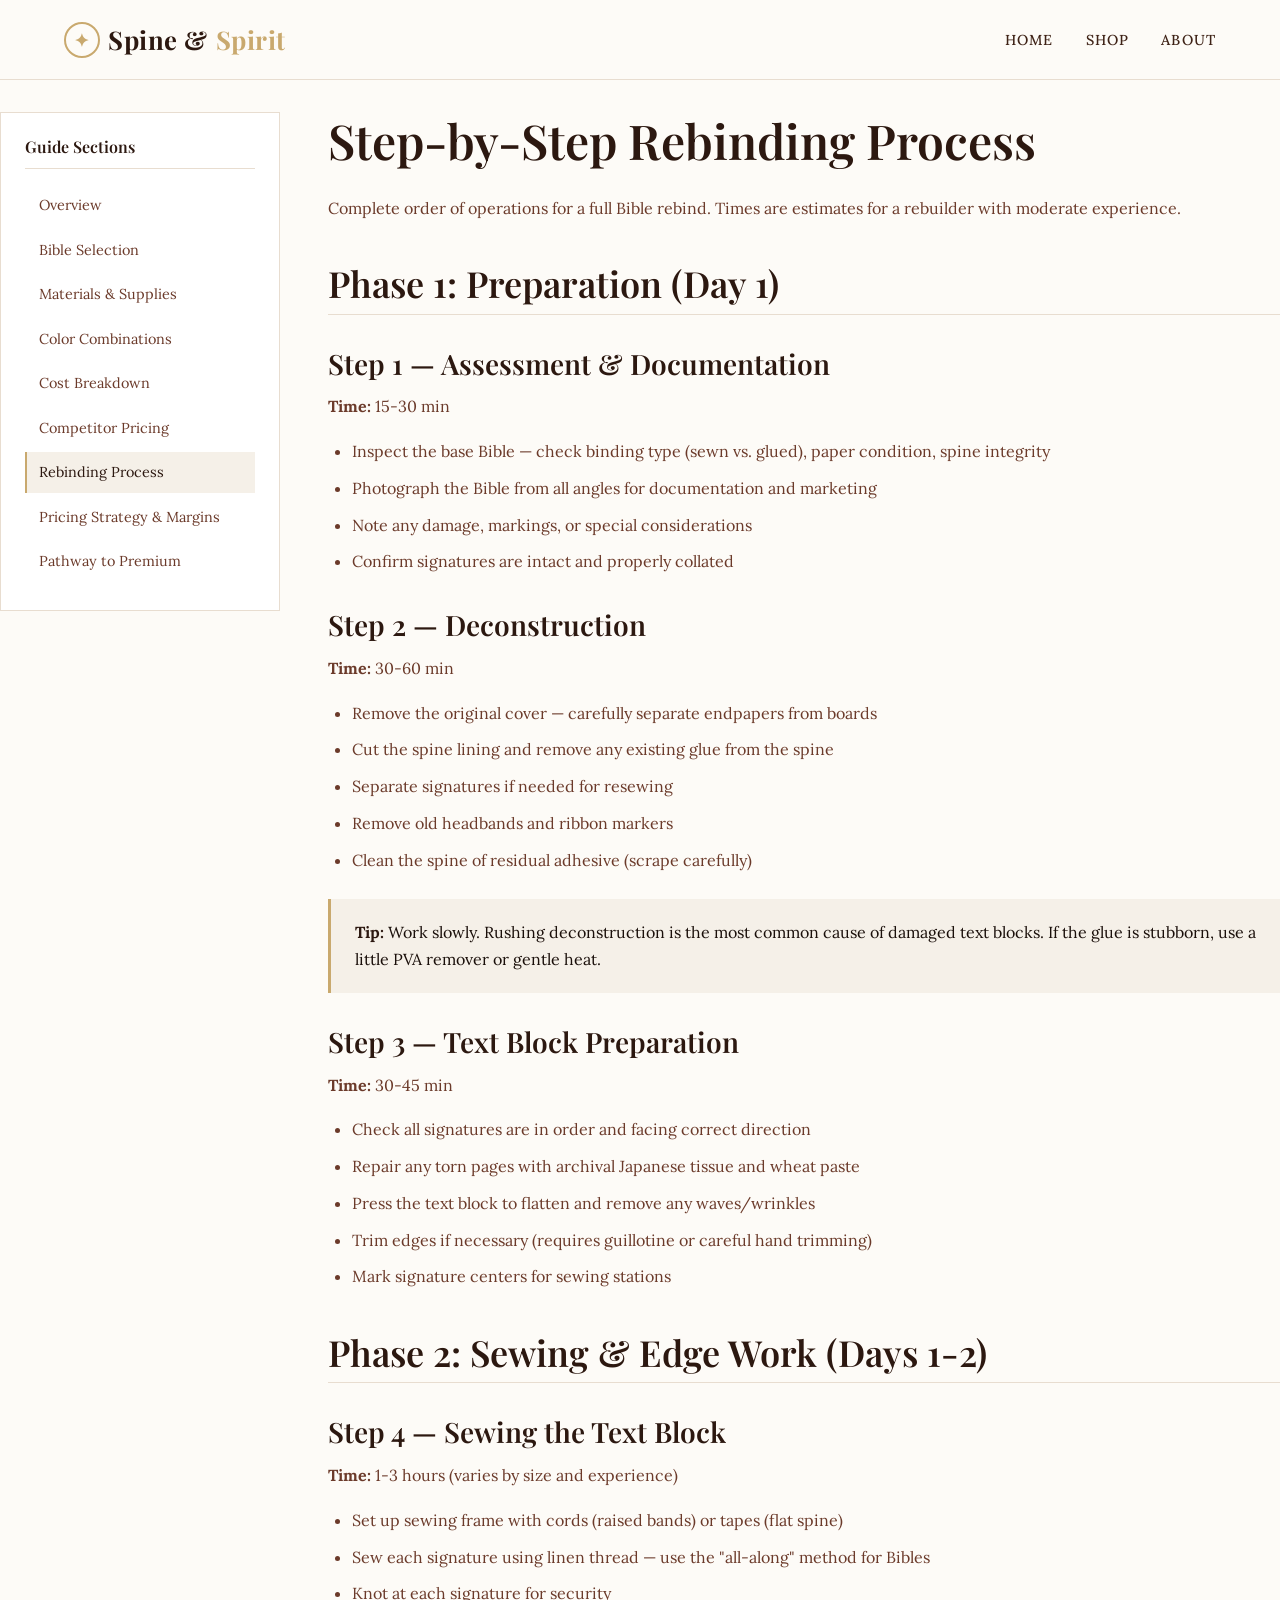
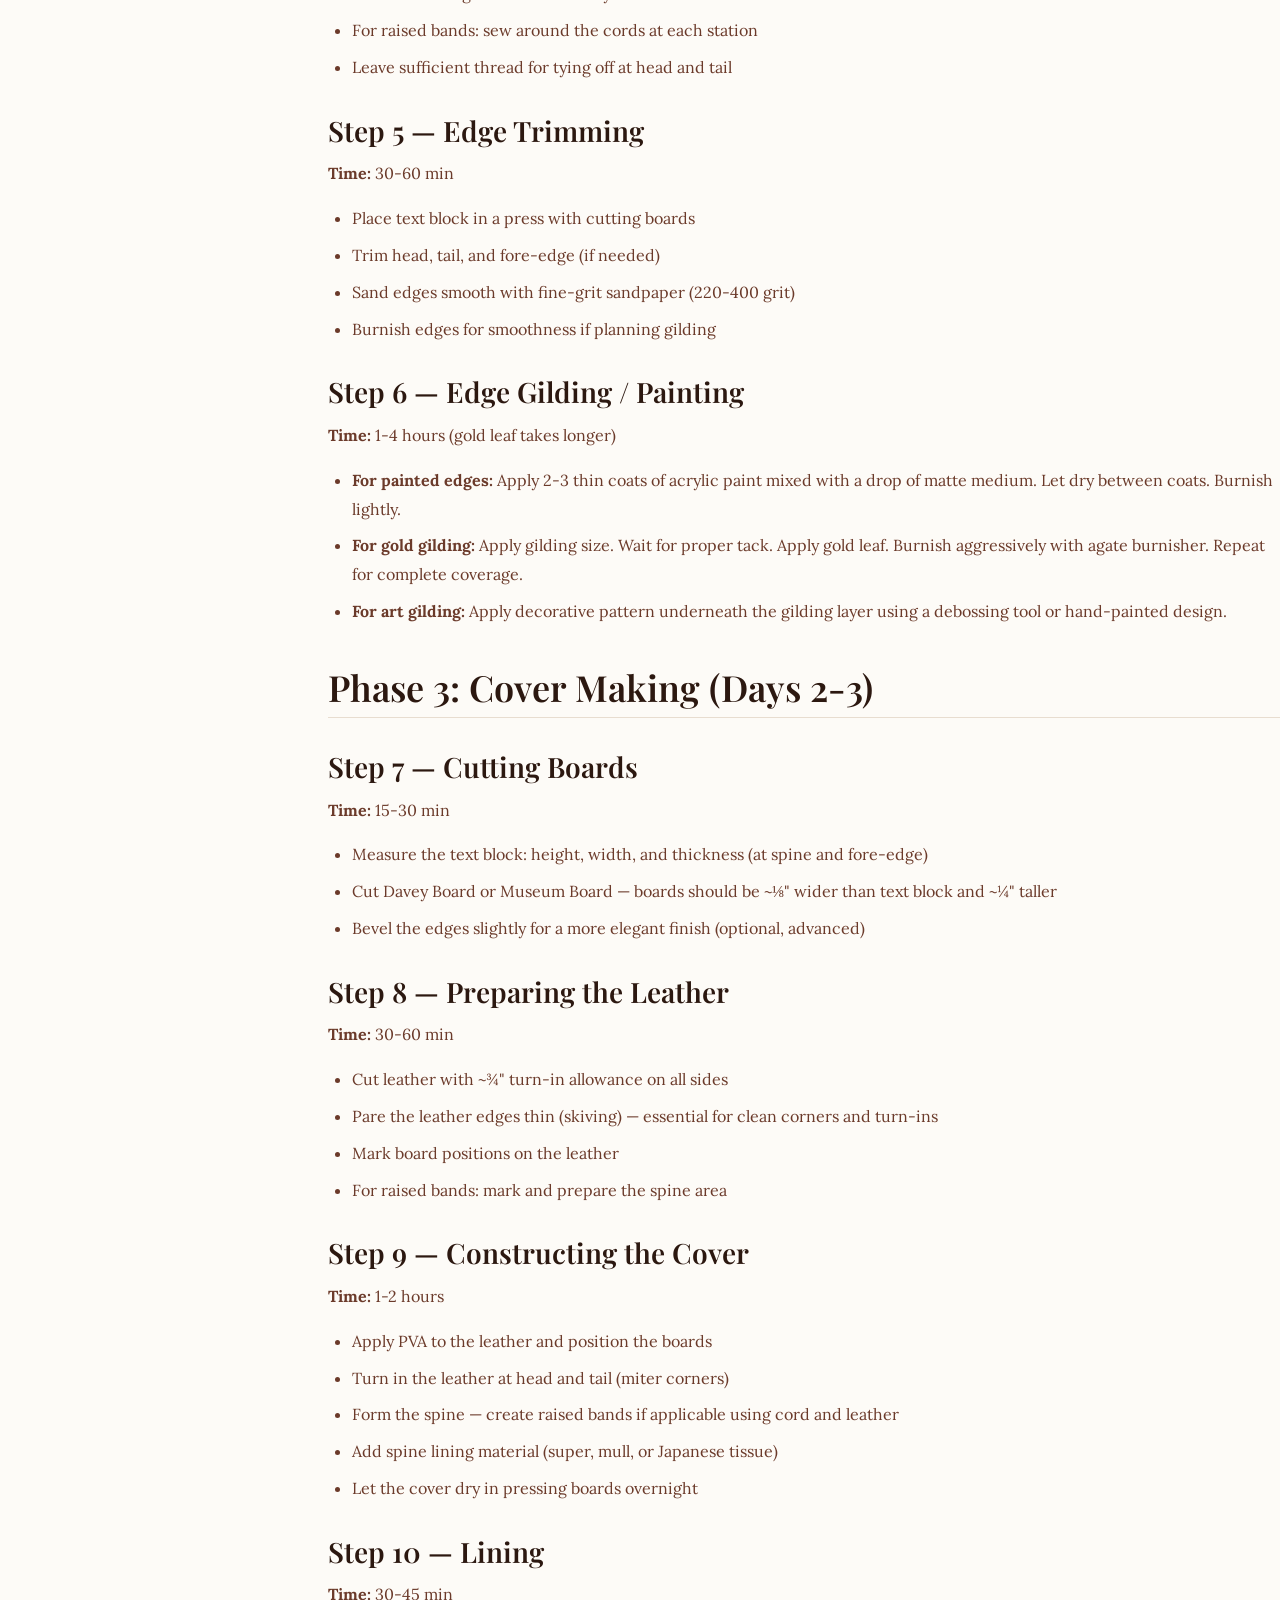
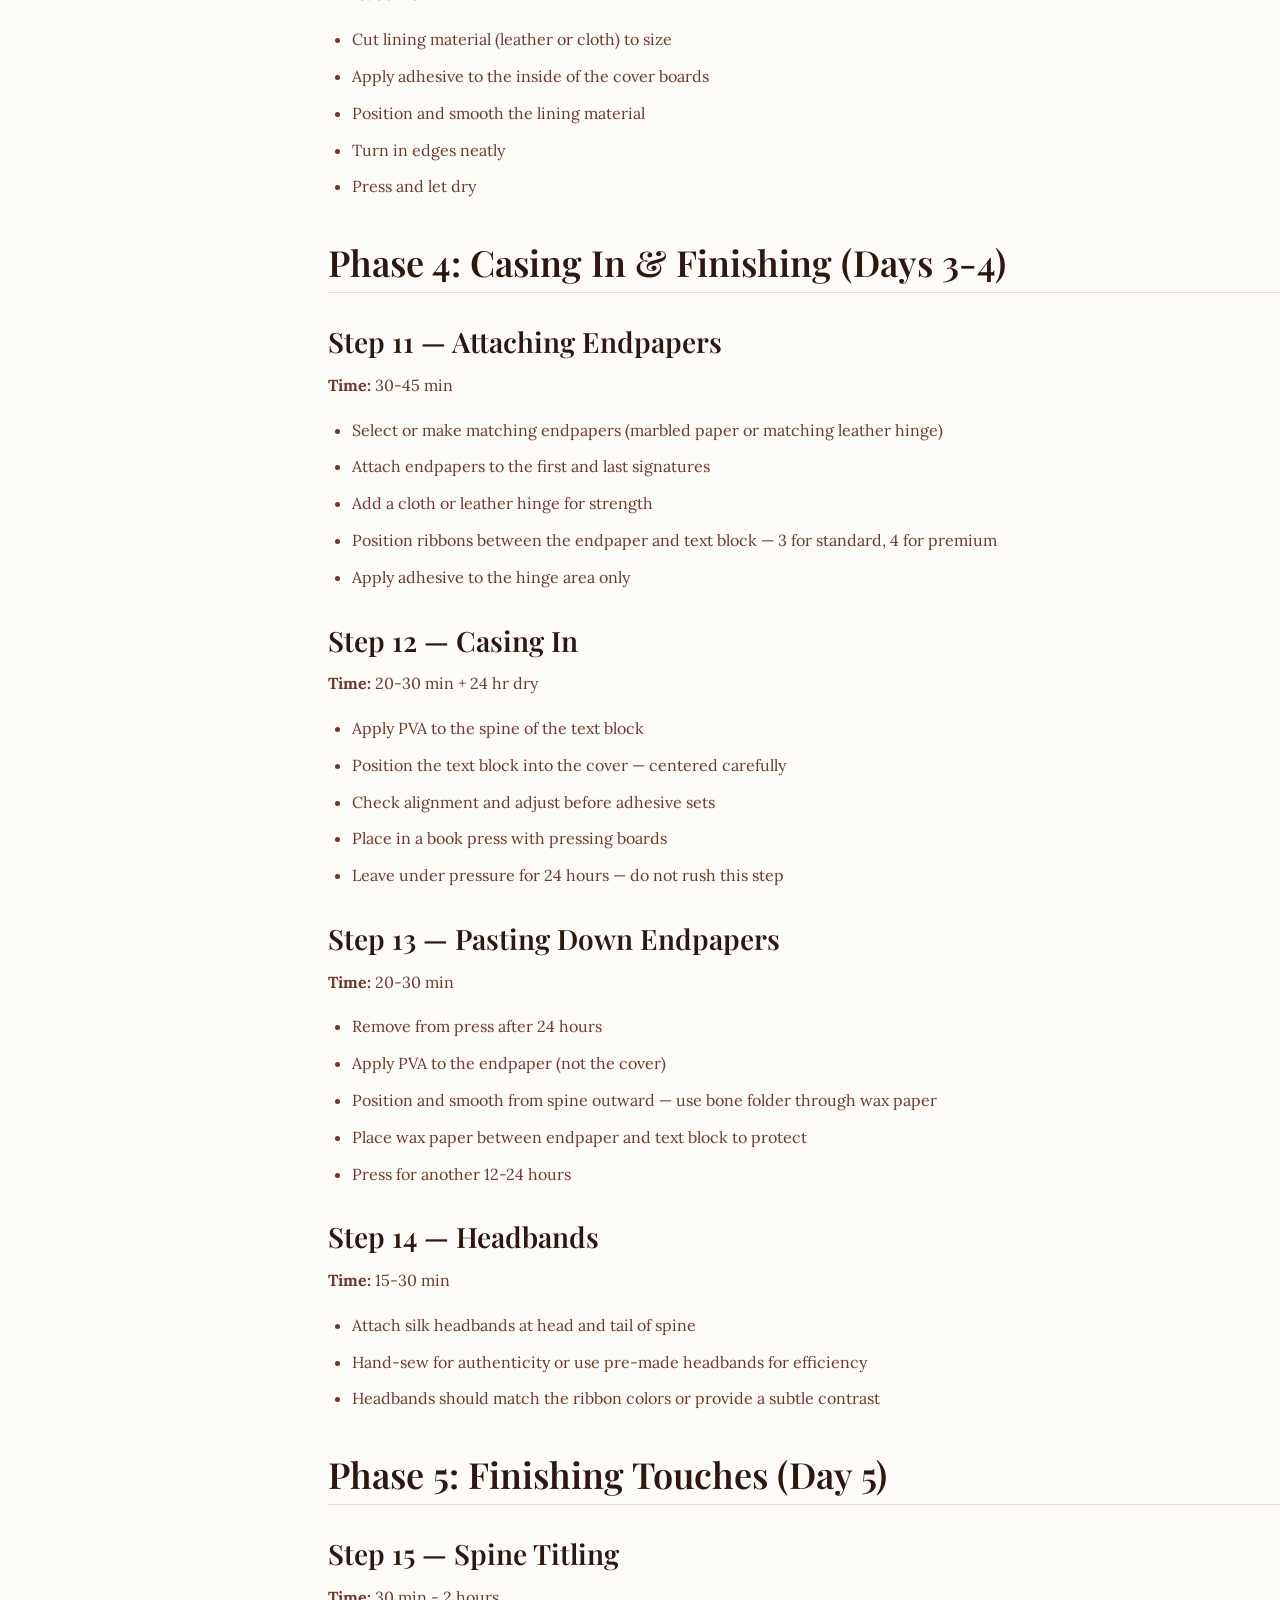
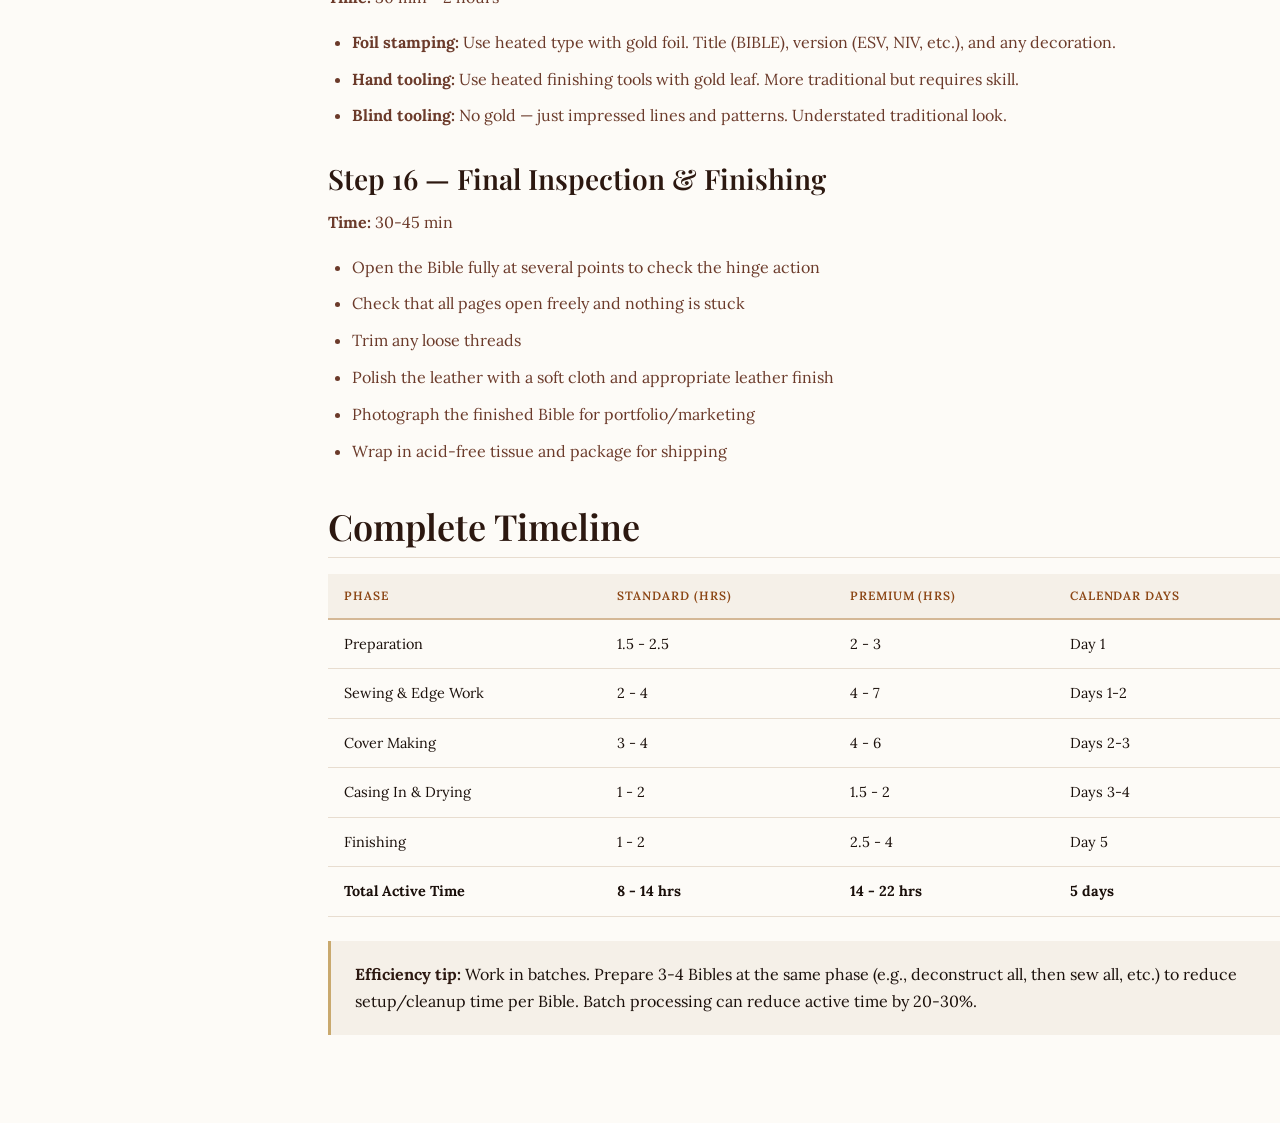
<file: guide/rebinding-process.html>
<!DOCTYPE html>
<html lang="en">
<head>
  <meta charset="UTF-8">
  <meta name="viewport" content="width=device-width, initial-scale=1.0">
  <title>Rebinding Process — Spine & Spirit (Internal)</title>
  <link rel="stylesheet" href="../css/style.css">
</head>
<body>

  <header class="site-header">
    <div class="header-inner">
      <a href="/spine-and-spirit/" class="logo">
        <span class="logo-icon">✦</span>
        Spine &amp; <span>Spirit</span>
      </a>
      <nav>
        <button class="menu-toggle" aria-label="Toggle menu" aria-expanded="false">
          <svg viewBox="0 0 24 24" fill="none" stroke="currentColor" stroke-width="2">
            <path d="M3 6h18M3 12h18M3 18h18"/>
          </svg>
        </button>
        <ul class="nav-links">
          <li><a href="/spine-and-spirit/">Home</a></li>
          <li><a href="/spine-and-spirit/shop.html">Shop</a></li>
          <li><a href="/spine-and-spirit/about.html">About</a></li>
        </ul>
      </nav>
    </div>
  </header>

  <div class="guide-layout">
    <aside class="guide-sidebar">
      <h3>Guide Sections</h3>
      <ul class="guide-nav">
        <li><a href="index.html">Overview</a></li>
        <li><a href="bible-selection.html">Bible Selection</a></li>
        <li><a href="materials.html">Materials &amp; Supplies</a></li>
        <li><a href="color-combos.html">Color Combinations</a></li>
        <li><a href="cost-breakdown.html">Cost Breakdown</a></li>
        <li><a href="competitor-pricing.html">Competitor Pricing</a></li>
        <li><a href="rebinding-process.html" class="active">Rebinding Process</a></li>
        <li><a href="pricing-strategy.html">Pricing Strategy &amp; Margins</a></li>
        <li><a href="pathway-to-premium.html">Pathway to Premium</a></li>
      </ul>
    </aside>
    <main class="guide-content">
      <h1>Step-by-Step Rebinding Process</h1>
      <p>Complete order of operations for a full Bible rebind. Times are estimates for a rebuilder with moderate experience.</p>

      <h2>Phase 1: Preparation (Day 1)</h2>

      <h3>Step 1 — Assessment &amp; Documentation</h3>
      <p><strong>Time:</strong> 15-30 min</p>
      <ul>
        <li>Inspect the base Bible — check binding type (sewn vs. glued), paper condition, spine integrity</li>
        <li>Photograph the Bible from all angles for documentation and marketing</li>
        <li>Note any damage, markings, or special considerations</li>
        <li>Confirm signatures are intact and properly collated</li>
      </ul>

      <h3>Step 2 — Deconstruction</h3>
      <p><strong>Time:</strong> 30-60 min</p>
      <ul>
        <li>Remove the original cover — carefully separate endpapers from boards</li>
        <li>Cut the spine lining and remove any existing glue from the spine</li>
        <li>Separate signatures if needed for resewing</li>
        <li>Remove old headbands and ribbon markers</li>
        <li>Clean the spine of residual adhesive (scrape carefully)</li>
      </ul>

      <div class="guide-tip">
        <strong>Tip:</strong> Work slowly. Rushing deconstruction is the most common cause of damaged text blocks. If the glue is stubborn, use a little PVA remover or gentle heat.
      </div>

      <h3>Step 3 — Text Block Preparation</h3>
      <p><strong>Time:</strong> 30-45 min</p>
      <ul>
        <li>Check all signatures are in order and facing correct direction</li>
        <li>Repair any torn pages with archival Japanese tissue and wheat paste</li>
        <li>Press the text block to flatten and remove any waves/wrinkles</li>
        <li>Trim edges if necessary (requires guillotine or careful hand trimming)</li>
        <li>Mark signature centers for sewing stations</li>
      </ul>

      <h2>Phase 2: Sewing &amp; Edge Work (Days 1-2)</h2>

      <h3>Step 4 — Sewing the Text Block</h3>
      <p><strong>Time:</strong> 1-3 hours (varies by size and experience)</p>
      <ul>
        <li>Set up sewing frame with cords (raised bands) or tapes (flat spine)</li>
        <li>Sew each signature using linen thread — use the "all-along" method for Bibles</li>
        <li>Knot at each signature for security</li>
        <li>For raised bands: sew around the cords at each station</li>
        <li>Leave sufficient thread for tying off at head and tail</li>
      </ul>

      <h3>Step 5 — Edge Trimming</h3>
      <p><strong>Time:</strong> 30-60 min</p>
      <ul>
        <li>Place text block in a press with cutting boards</li>
        <li>Trim head, tail, and fore-edge (if needed)</li>
        <li>Sand edges smooth with fine-grit sandpaper (220-400 grit)</li>
        <li>Burnish edges for smoothness if planning gilding</li>
      </ul>

      <h3>Step 6 — Edge Gilding / Painting</h3>
      <p><strong>Time:</strong> 1-4 hours (gold leaf takes longer)</p>
      <ul>
        <li><strong>For painted edges:</strong> Apply 2-3 thin coats of acrylic paint mixed with a drop of matte medium. Let dry between coats. Burnish lightly.</li>
        <li><strong>For gold gilding:</strong> Apply gilding size. Wait for proper tack. Apply gold leaf. Burnish aggressively with agate burnisher. Repeat for complete coverage.</li>
        <li><strong>For art gilding:</strong> Apply decorative pattern underneath the gilding layer using a debossing tool or hand-painted design.</li>
      </ul>

      <h2>Phase 3: Cover Making (Days 2-3)</h2>

      <h3>Step 7 — Cutting Boards</h3>
      <p><strong>Time:</strong> 15-30 min</p>
      <ul>
        <li>Measure the text block: height, width, and thickness (at spine and fore-edge)</li>
        <li>Cut Davey Board or Museum Board — boards should be ~⅛" wider than text block and ~¼" taller</li>
        <li>Bevel the edges slightly for a more elegant finish (optional, advanced)</li>
      </ul>

      <h3>Step 8 — Preparing the Leather</h3>
      <p><strong>Time:</strong> 30-60 min</p>
      <ul>
        <li>Cut leather with ~¾" turn-in allowance on all sides</li>
        <li>Pare the leather edges thin (skiving) — essential for clean corners and turn-ins</li>
        <li>Mark board positions on the leather</li>
        <li>For raised bands: mark and prepare the spine area</li>
      </ul>

      <h3>Step 9 — Constructing the Cover</h3>
      <p><strong>Time:</strong> 1-2 hours</p>
      <ul>
        <li>Apply PVA to the leather and position the boards</li>
        <li>Turn in the leather at head and tail (miter corners)</li>
        <li>Form the spine — create raised bands if applicable using cord and leather</li>
        <li>Add spine lining material (super, mull, or Japanese tissue)</li>
        <li>Let the cover dry in pressing boards overnight</li>
      </ul>

      <h3>Step 10 — Lining</h3>
      <p><strong>Time:</strong> 30-45 min</p>
      <ul>
        <li>Cut lining material (leather or cloth) to size</li>
        <li>Apply adhesive to the inside of the cover boards</li>
        <li>Position and smooth the lining material</li>
        <li>Turn in edges neatly</li>
        <li>Press and let dry</li>
      </ul>

      <h2>Phase 4: Casing In &amp; Finishing (Days 3-4)</h2>

      <h3>Step 11 — Attaching Endpapers</h3>
      <p><strong>Time:</strong> 30-45 min</p>
      <ul>
        <li>Select or make matching endpapers (marbled paper or matching leather hinge)</li>
        <li>Attach endpapers to the first and last signatures</li>
        <li>Add a cloth or leather hinge for strength</li>
        <li>Position ribbons between the endpaper and text block — 3 for standard, 4 for premium</li>
        <li>Apply adhesive to the hinge area only</li>
      </ul>

      <h3>Step 12 — Casing In</h3>
      <p><strong>Time:</strong> 20-30 min + 24 hr dry</p>
      <ul>
        <li>Apply PVA to the spine of the text block</li>
        <li>Position the text block into the cover — centered carefully</li>
        <li>Check alignment and adjust before adhesive sets</li>
        <li>Place in a book press with pressing boards</li>
        <li>Leave under pressure for 24 hours — do not rush this step</li>
      </ul>

      <h3>Step 13 — Pasting Down Endpapers</h3>
      <p><strong>Time:</strong> 20-30 min</p>
      <ul>
        <li>Remove from press after 24 hours</li>
        <li>Apply PVA to the endpaper (not the cover)</li>
        <li>Position and smooth from spine outward — use bone folder through wax paper</li>
        <li>Place wax paper between endpaper and text block to protect</li>
        <li>Press for another 12-24 hours</li>
      </ul>

      <h3>Step 14 — Headbands</h3>
      <p><strong>Time:</strong> 15-30 min</p>
      <ul>
        <li>Attach silk headbands at head and tail of spine</li>
        <li>Hand-sew for authenticity or use pre-made headbands for efficiency</li>
        <li>Headbands should match the ribbon colors or provide a subtle contrast</li>
      </ul>

      <h2>Phase 5: Finishing Touches (Day 5)</h2>

      <h3>Step 15 — Spine Titling</h3>
      <p><strong>Time:</strong> 30 min - 2 hours</p>
      <ul>
        <li><strong>Foil stamping:</strong> Use heated type with gold foil. Title (BIBLE), version (ESV, NIV, etc.), and any decoration.</li>
        <li><strong>Hand tooling:</strong> Use heated finishing tools with gold leaf. More traditional but requires skill.</li>
        <li><strong>Blind tooling:</strong> No gold — just impressed lines and patterns. Understated traditional look.</li>
      </ul>

      <h3>Step 16 — Final Inspection &amp; Finishing</h3>
      <p><strong>Time:</strong> 30-45 min</p>
      <ul>
        <li>Open the Bible fully at several points to check the hinge action</li>
        <li>Check that all pages open freely and nothing is stuck</li>
        <li>Trim any loose threads</li>
        <li>Polish the leather with a soft cloth and appropriate leather finish</li>
        <li>Photograph the finished Bible for portfolio/marketing</li>
        <li>Wrap in acid-free tissue and package for shipping</li>
      </ul>

      <h2>Complete Timeline</h2>
      <table>
        <thead>
          <tr>
            <th>Phase</th>
            <th>Standard (hrs)</th>
            <th>Premium (hrs)</th>
            <th>Calendar Days</th>
          </tr>
        </thead>
        <tbody>
          <tr><td>Preparation</td><td>1.5 - 2.5</td><td>2 - 3</td><td>Day 1</td></tr>
          <tr><td>Sewing &amp; Edge Work</td><td>2 - 4</td><td>4 - 7</td><td>Days 1-2</td></tr>
          <tr><td>Cover Making</td><td>3 - 4</td><td>4 - 6</td><td>Days 2-3</td></tr>
          <tr><td>Casing In &amp; Drying</td><td>1 - 2</td><td>1.5 - 2</td><td>Days 3-4</td></tr>
          <tr><td>Finishing</td><td>1 - 2</td><td>2.5 - 4</td><td>Day 5</td></tr>
          <tr><td><strong>Total Active Time</strong></td><td><strong>8 - 14 hrs</strong></td><td><strong>14 - 22 hrs</strong></td><td><strong>5 days</strong></td></tr>
        </tbody>
      </table>

      <div class="guide-tip">
        <strong>Efficiency tip:</strong> Work in batches. Prepare 3-4 Bibles at the same phase (e.g., deconstruct all, then sew all, etc.) to reduce setup/cleanup time per Bible. Batch processing can reduce active time by 20-30%.
      </div>
    </main>
  </div>

  <script src="../js/main.js"></script>
</body>
</html>
</file>
<file: css/style.css>
/* ========================================
   Spine & Spirit — Design System
   Rustic & Classic Aesthetic
   ======================================== */

@import url('https://fonts.googleapis.com/css2?family=Playfair+Display:ital,wght@0,400;0,500;0,600;0,700;1,400;1,500&family=Lora:ital,wght@0,400;0,500;0,600;1,400&family=Cormorant+Garamond:ital,wght@0,400;0,500;0,600;1,400;1,500&display=swap');

/* ----- Reset & Base ----- */
*, *::before, *::after {
  margin: 0;
  padding: 0;
  box-sizing: border-box;
}

:root {
  --brown-900: #1A0F0A;
  --brown-800: #2C1810;
  --brown-700: #3E2216;
  --brown-600: #6B3A2A;
  --brown-500: #8B4513;
  --brown-400: #A0522D;
  --brown-300: #C49A6C;
  --brown-200: #D4B896;
  --brown-100: #E8DDD0;
  --brown-50: #F5F0E8;

  --gold: #C9A96E;
  --gold-light: #DFC99E;
  --gold-dark: #A8883E;

  --burgundy: #6B1D2A;
  --burgundy-dark: #4A1320;

  --cream: #FDFBF7;
  --white: #FFFFFF;

  --font-heading: 'Playfair Display', Georgia, serif;
  --font-body: 'Lora', Georgia, serif;
  --font-accent: 'Cormorant Garamond', Georgia, serif;

  --shadow-sm: 0 1px 3px rgba(26, 15, 10, 0.08);
  --shadow-md: 0 4px 12px rgba(26, 15, 10, 0.1);
  --shadow-lg: 0 8px 30px rgba(26, 15, 10, 0.12);
  --shadow-xl: 0 20px 60px rgba(26, 15, 10, 0.15);

  --radius-sm: 4px;
  --radius-md: 8px;
  --radius-lg: 16px;

  --max-width: 1200px;
  --header-height: 80px;
}

html {
  scroll-behavior: smooth;
  font-size: 16px;
}

body {
  font-family: var(--font-body);
  color: var(--brown-900);
  background: var(--cream);
  line-height: 1.7;
  -webkit-font-smoothing: antialiased;
}

img {
  max-width: 100%;
  height: auto;
  display: block;
}

a {
  color: var(--brown-600);
  text-decoration: none;
  transition: color 0.2s ease;
}

a:hover {
  color: var(--gold-dark);
}

/* ----- Typography ----- */
h1, h2, h3, h4, h5, h6 {
  font-family: var(--font-heading);
  font-weight: 600;
  line-height: 1.2;
  color: var(--brown-800);
}

h1 { font-size: 3rem; }
h2 { font-size: 2.25rem; }
h3 { font-size: 1.75rem; }
h4 { font-size: 1.25rem; }

p { margin-bottom: 1rem; }

.accent-text {
  font-family: var(--font-accent);
  font-style: italic;
  color: var(--brown-500);
}

.section-title {
  text-align: center;
  margin-bottom: 3rem;
}

.section-title h2 {
  position: relative;
  display: inline-block;
  margin-bottom: 0.75rem;
}

.section-title h2::after {
  content: '';
  display: block;
  width: 60px;
  height: 2px;
  background: var(--gold);
  margin: 0.75rem auto 0;
}

.section-title p {
  color: var(--brown-500);
  font-family: var(--font-accent);
  font-size: 1.2rem;
  font-style: italic;
}

/* ----- Container ----- */
.container {
  max-width: var(--max-width);
  margin: 0 auto;
  padding: 0 1.5rem;
}

/* ----- Header / Navigation ----- */
.site-header {
  position: fixed;
  top: 0;
  left: 0;
  right: 0;
  z-index: 1000;
  background: rgba(253, 251, 247, 0.97);
  backdrop-filter: blur(10px);
  border-bottom: 1px solid var(--brown-100);
  height: var(--header-height);
  transition: box-shadow 0.3s ease;
}

.site-header.scrolled {
  box-shadow: var(--shadow-md);
}

.header-inner {
  display: flex;
  align-items: center;
  justify-content: space-between;
  height: var(--header-height);
  max-width: var(--max-width);
  margin: 0 auto;
  padding: 0 1.5rem;
}

.logo {
  font-family: var(--font-heading);
  font-size: 1.6rem;
  font-weight: 700;
  color: var(--brown-800);
  letter-spacing: 0.02em;
  display: flex;
  align-items: center;
  gap: 0.5rem;
}

.logo span {
  color: var(--gold);
}

.logo-icon {
  width: 36px;
  height: 36px;
  border: 2px solid var(--gold);
  border-radius: 50%;
  display: flex;
  align-items: center;
  justify-content: center;
  font-size: 1.1rem;
  color: var(--gold);
}

.nav-links {
  display: flex;
  align-items: center;
  gap: 2rem;
  list-style: none;
}

.nav-links a {
  font-family: var(--font-body);
  font-size: 0.9rem;
  font-weight: 500;
  color: var(--brown-700);
  text-transform: uppercase;
  letter-spacing: 0.08em;
  position: relative;
}

.nav-links a::after {
  content: '';
  position: absolute;
  bottom: -4px;
  left: 0;
  width: 0;
  height: 1px;
  background: var(--gold);
  transition: width 0.3s ease;
}

.nav-links a:hover::after,
.nav-links a.active::after {
  width: 100%;
}

.nav-links a:hover {
  color: var(--brown-800);
}

/* Mobile Menu */
.menu-toggle {
  display: none;
  background: none;
  border: none;
  cursor: pointer;
  padding: 0.5rem;
  color: var(--brown-800);
}

.menu-toggle svg {
  width: 28px;
  height: 28px;
}

/* ----- Buttons ----- */
.btn {
  display: inline-flex;
  align-items: center;
  gap: 0.5rem;
  font-family: var(--font-body);
  font-size: 0.9rem;
  font-weight: 600;
  padding: 0.875rem 2rem;
  border: 2px solid var(--brown-800);
  border-radius: 0;
  cursor: pointer;
  transition: all 0.3s ease;
  text-transform: uppercase;
  letter-spacing: 0.08em;
  text-decoration: none;
}

.btn-primary {
  background: var(--brown-800);
  color: var(--cream);
  border-color: var(--brown-800);
}

.btn-primary:hover {
  background: var(--brown-700);
  border-color: var(--brown-700);
  color: var(--cream);
}

.btn-secondary {
  background: transparent;
  color: var(--brown-800);
  border-color: var(--brown-800);
}

.btn-secondary:hover {
  background: var(--brown-800);
  color: var(--cream);
}

.btn-gold {
  background: var(--gold);
  color: var(--brown-900);
  border-color: var(--gold);
}

.btn-gold:hover {
  background: var(--gold-dark);
  border-color: var(--gold-dark);
  color: var(--white);
}

.btn-sm {
  padding: 0.6rem 1.25rem;
  font-size: 0.8rem;
}

/* ----- Hero ----- */
.hero {
  padding: calc(var(--header-height) + 4rem) 0 5rem;
  background: linear-gradient(135deg, var(--brown-50) 0%, var(--cream) 50%, var(--brown-50) 100%);
  position: relative;
  overflow: hidden;
}

.hero::before {
  content: '';
  position: absolute;
  top: -50%;
  right: -20%;
  width: 600px;
  height: 600px;
  background: radial-gradient(circle, rgba(201, 169, 110, 0.06) 0%, transparent 70%);
  pointer-events: none;
}

.hero-content {
  max-width: 700px;
  margin: 0 auto;
  text-align: center;
  position: relative;
  z-index: 1;
}

.hero-subtitle {
  font-family: var(--font-accent);
  font-size: 1.2rem;
  font-style: italic;
  color: var(--brown-500);
  margin-bottom: 1rem;
}

.hero h1 {
  font-size: 3.5rem;
  margin-bottom: 1.5rem;
  line-height: 1.15;
}

.hero h1 em {
  font-style: italic;
  color: var(--gold-dark);
}

.hero p {
  font-size: 1.15rem;
  color: var(--brown-600);
  margin-bottom: 2.5rem;
  max-width: 560px;
  margin-left: auto;
  margin-right: auto;
}

.hero-actions {
  display: flex;
  gap: 1rem;
  justify-content: center;
  flex-wrap: wrap;
}

.hero-ornament {
  font-family: var(--font-accent);
  font-size: 2rem;
  color: var(--gold);
  letter-spacing: 0.5em;
  margin-top: 2rem;
  opacity: 0.5;
}

/* ----- Product Grid ----- */
.product-grid {
  display: grid;
  grid-template-columns: repeat(auto-fill, minmax(300px, 1fr));
  gap: 2rem;
}

.product-card {
  background: var(--white);
  border: 1px solid var(--brown-100);
  transition: all 0.35s ease;
  position: relative;
  overflow: hidden;
}

.product-card:hover {
  transform: translateY(-4px);
  box-shadow: var(--shadow-lg);
  border-color: var(--brown-200);
}

.product-card-image {
  aspect-ratio: 3/4;
  background: var(--brown-50);
  display: flex;
  align-items: center;
  justify-content: center;
  font-family: var(--font-accent);
  font-size: 1.1rem;
  color: var(--brown-300);
  overflow: hidden;
  position: relative;
}

.product-card-image .placeholder-icon {
  font-size: 3rem;
  opacity: 0.3;
}

.product-card-badge {
  position: absolute;
  top: 1rem;
  left: 1rem;
  background: var(--gold);
  color: var(--brown-900);
  font-size: 0.7rem;
  font-weight: 600;
  text-transform: uppercase;
  letter-spacing: 0.08em;
  padding: 0.3rem 0.75rem;
}

.product-card-body {
  padding: 1.5rem;
}

.product-card-version {
  font-size: 0.75rem;
  text-transform: uppercase;
  letter-spacing: 0.1em;
  color: var(--gold-dark);
  font-weight: 600;
  margin-bottom: 0.25rem;
}

.product-card-title {
  font-family: var(--font-heading);
  font-size: 1.15rem;
  font-weight: 600;
  color: var(--brown-800);
  margin-bottom: 0.5rem;
  line-height: 1.3;
}

.product-card-description {
  font-size: 0.9rem;
  color: var(--brown-500);
  margin-bottom: 1rem;
  line-height: 1.5;
}

.product-card-footer {
  display: flex;
  align-items: center;
  justify-content: space-between;
  padding-top: 1rem;
  border-top: 1px solid var(--brown-100);
}

.product-card-price {
  font-family: var(--font-heading);
  font-size: 1.3rem;
  font-weight: 700;
  color: var(--brown-800);
}

.product-card-price .original {
  font-size: 0.9rem;
  font-weight: 400;
  color: var(--brown-300);
  text-decoration: line-through;
  margin-right: 0.5rem;
}

/* ----- Product Detail ----- */
.product-detail {
  padding: calc(var(--header-height) + 3rem) 0 4rem;
}

.product-detail-layout {
  display: grid;
  grid-template-columns: 1fr 1fr;
  gap: 4rem;
  align-items: start;
}

.product-detail-gallery {
  position: sticky;
  top: calc(var(--header-height) + 2rem);
}

.product-detail-image {
  aspect-ratio: 3/4;
  background: var(--brown-50);
  display: flex;
  align-items: center;
  justify-content: center;
  border: 1px solid var(--brown-100);
  margin-bottom: 1rem;
}

.product-detail-image .placeholder-icon {
  font-size: 5rem;
  opacity: 0.2;
  color: var(--brown-400);
}

.product-detail-info h1 {
  font-size: 2rem;
  margin-bottom: 0.5rem;
}

.product-detail-version {
  font-size: 0.85rem;
  text-transform: uppercase;
  letter-spacing: 0.1em;
  color: var(--gold-dark);
  font-weight: 600;
  margin-bottom: 0.5rem;
}

.product-detail-price {
  font-family: var(--font-heading);
  font-size: 2rem;
  font-weight: 700;
  color: var(--brown-800);
  margin-bottom: 1.5rem;
}

.product-detail-description {
  color: var(--brown-600);
  margin-bottom: 2rem;
  line-height: 1.8;
}

.product-specs {
  display: grid;
  grid-template-columns: 1fr 1fr;
  gap: 1rem;
  margin-bottom: 2rem;
  padding: 1.5rem;
  background: var(--brown-50);
  border: 1px solid var(--brown-100);
}

.product-spec {
  font-size: 0.9rem;
}

.product-spec-label {
  font-size: 0.75rem;
  text-transform: uppercase;
  letter-spacing: 0.08em;
  color: var(--brown-400);
  font-weight: 600;
  margin-bottom: 0.15rem;
}

.product-spec-value {
  color: var(--brown-800);
  font-weight: 500;
}

.product-actions {
  display: flex;
  gap: 1rem;
  flex-wrap: wrap;
}

/* ----- Features Section ----- */
.features {
  padding: 5rem 0;
  background: var(--white);
}

.features-grid {
  display: grid;
  grid-template-columns: repeat(3, 1fr);
  gap: 3rem;
  text-align: center;
}

.feature-item {
  padding: 2rem;
}

.feature-icon {
  font-size: 2.5rem;
  margin-bottom: 1rem;
  color: var(--gold);
}

.feature-item h3 {
  font-size: 1.1rem;
  margin-bottom: 0.75rem;
}

.feature-item p {
  font-size: 0.95rem;
  color: var(--brown-500);
  line-height: 1.6;
}

/* ----- About Section (Home) ----- */
.home-about {
  padding: 5rem 0;
  background: var(--brown-50);
}

.home-about-grid {
  display: grid;
  grid-template-columns: 1fr 1fr;
  gap: 4rem;
  align-items: center;
}

.home-about-text h2 {
  margin-bottom: 1.5rem;
}

.home-about-text p {
  color: var(--brown-600);
  margin-bottom: 1.5rem;
}

.home-about-image {
  aspect-ratio: 4/3;
  background: var(--brown-100);
  display: flex;
  align-items: center;
  justify-content: center;
  font-family: var(--font-accent);
  font-size: 1.2rem;
  color: var(--brown-300);
  border: 1px solid var(--brown-200);
}

/* ----- Newsletter / CTA ----- */
.cta-section {
  padding: 5rem 0;
  background: linear-gradient(135deg, var(--brown-800), var(--brown-700));
  color: var(--cream);
  text-align: center;
}

.cta-section h2 {
  color: var(--cream);
  margin-bottom: 1rem;
}

.cta-section p {
  color: var(--brown-200);
  margin-bottom: 2rem;
  max-width: 500px;
  margin-left: auto;
  margin-right: auto;
}

.cta-section .btn-primary {
  background: var(--gold);
  border-color: var(--gold);
  color: var(--brown-900);
}

.cta-section .btn-primary:hover {
  background: var(--gold-light);
  border-color: var(--gold-light);
}

/* ----- Footer ----- */
.site-footer {
  background: var(--brown-900);
  color: var(--brown-200);
  padding: 4rem 0 2rem;
}

.footer-grid {
  display: grid;
  grid-template-columns: 2fr 1fr 1fr 1fr;
  gap: 3rem;
  margin-bottom: 3rem;
}

.footer-brand .logo {
  color: var(--cream);
  margin-bottom: 1rem;
}

.footer-brand p {
  font-size: 0.9rem;
  color: var(--brown-300);
  max-width: 300px;
}

.footer-col h4 {
  font-family: var(--font-body);
  font-size: 0.85rem;
  text-transform: uppercase;
  letter-spacing: 0.1em;
  color: var(--gold);
  margin-bottom: 1.25rem;
  font-weight: 600;
}

.footer-col ul {
  list-style: none;
}

.footer-col li {
  margin-bottom: 0.6rem;
}

.footer-col a {
  color: var(--brown-300);
  font-size: 0.9rem;
}

.footer-col a:hover {
  color: var(--gold-light);
}

.footer-bottom {
  border-top: 1px solid rgba(255, 255, 255, 0.08);
  padding-top: 2rem;
  display: flex;
  justify-content: space-between;
  align-items: center;
  font-size: 0.85rem;
  color: var(--brown-400);
}

/* ----- Page Header ----- */
.page-header {
  padding: calc(var(--header-height) + 3rem) 0 2rem;
  background: var(--brown-50);
  text-align: center;
  border-bottom: 1px solid var(--brown-100);
}

.page-header h1 {
  margin-bottom: 0.5rem;
}

.page-header p {
  color: var(--brown-500);
  font-family: var(--font-accent);
  font-style: italic;
  font-size: 1.1rem;
}

/* ----- Page Content ----- */
.page-content {
  padding: 4rem 0;
}

/* ----- Shop Filters ----- */
.shop-toolbar {
  display: flex;
  justify-content: space-between;
  align-items: center;
  margin-bottom: 2rem;
  padding-bottom: 1.5rem;
  border-bottom: 1px solid var(--brown-100);
  flex-wrap: wrap;
  gap: 1rem;
}

.shop-count {
  font-size: 0.9rem;
  color: var(--brown-500);
}

.shop-filters {
  display: flex;
  gap: 0.75rem;
  flex-wrap: wrap;
}

.filter-btn {
  padding: 0.4rem 1rem;
  font-size: 0.8rem;
  font-family: var(--font-body);
  background: transparent;
  border: 1px solid var(--brown-200);
  color: var(--brown-600);
  cursor: pointer;
  transition: all 0.2s ease;
  text-transform: uppercase;
  letter-spacing: 0.05em;
}

.filter-btn:hover,
.filter-btn.active {
  background: var(--brown-800);
  border-color: var(--brown-800);
  color: var(--cream);
}

/* ----- Guide Pages ----- */
.guide-layout {
  display: grid;
  grid-template-columns: 280px 1fr;
  gap: 3rem;
  padding: calc(var(--header-height) + 2rem) 0 4rem;
}

.guide-sidebar {
  position: sticky;
  top: calc(var(--header-height) + 2rem);
  height: fit-content;
  padding: 1.5rem;
  background: var(--white);
  border: 1px solid var(--brown-100);
}

.guide-sidebar h3 {
  font-size: 1rem;
  margin-bottom: 1rem;
  padding-bottom: 0.75rem;
  border-bottom: 1px solid var(--brown-100);
}

.guide-nav {
  list-style: none;
}

.guide-nav li {
  margin-bottom: 0.25rem;
}

.guide-nav a {
  display: block;
  padding: 0.5rem 0.75rem;
  font-size: 0.9rem;
  color: var(--brown-600);
  border-left: 2px solid transparent;
  transition: all 0.2s ease;
}

.guide-nav a:hover,
.guide-nav a.active {
  color: var(--brown-800);
  border-left-color: var(--gold);
  background: var(--brown-50);
}

.guide-content h1 {
  margin-bottom: 1.5rem;
}

.guide-content h2 {
  margin-top: 2.5rem;
  margin-bottom: 1rem;
  padding-bottom: 0.5rem;
  border-bottom: 1px solid var(--brown-100);
}

.guide-content h3 {
  margin-top: 2rem;
  margin-bottom: 0.75rem;
}

.guide-content p,
.guide-content li {
  color: var(--brown-600);
  line-height: 1.8;
}

.guide-content ul,
.guide-content ol {
  margin: 1rem 0;
  padding-left: 1.5rem;
}

.guide-content li {
  margin-bottom: 0.5rem;
}

.guide-content img {
  margin: 1.5rem 0;
  border: 1px solid var(--brown-100);
}

.guide-tip {
  background: var(--brown-50);
  border-left: 3px solid var(--gold);
  padding: 1.25rem 1.5rem;
  margin: 1.5rem 0;
}

.guide-tip strong {
  color: var(--brown-800);
}

/* ----- Tables ----- */
.table-wrap {
  overflow-x: auto;
  margin: 1.5rem 0;
}

table {
  width: 100%;
  border-collapse: collapse;
  font-size: 0.9rem;
}

table th,
table td {
  padding: 0.75rem 1rem;
  text-align: left;
  border-bottom: 1px solid var(--brown-100);
}

table th {
  background: var(--brown-50);
  font-family: var(--font-body);
  font-size: 0.75rem;
  text-transform: uppercase;
  letter-spacing: 0.08em;
  color: var(--brown-500);
  font-weight: 600;
  border-bottom: 2px solid var(--brown-200);
}

table tr:hover td {
  background: var(--brown-50);
}

/* ----- Calculator ----- */
.calculator {
  padding: 2rem;
  background: var(--white);
  border: 1px solid var(--brown-100);
  margin: 2rem 0;
}

.calculator h3 {
  margin-bottom: 1.5rem;
}

.calc-row {
  display: flex;
  align-items: center;
  gap: 1rem;
  margin-bottom: 1rem;
  padding-bottom: 0.75rem;
  border-bottom: 1px solid var(--brown-50);
}

.calc-row label {
  flex: 1;
  font-size: 0.9rem;
  color: var(--brown-700);
  font-weight: 500;
}

.calc-row input {
  width: 140px;
  padding: 0.5rem 0.75rem;
  border: 1px solid var(--brown-200);
  font-family: var(--font-body);
  font-size: 0.9rem;
  text-align: right;
  background: var(--cream);
  color: var(--brown-800);
}

.calc-row input:focus {
  outline: none;
  border-color: var(--gold);
}

.calc-total {
  display: flex;
  justify-content: space-between;
  align-items: center;
  padding: 1.25rem;
  margin-top: 1rem;
  background: var(--brown-800);
  color: var(--cream);
  font-family: var(--font-heading);
  font-size: 1.2rem;
  font-weight: 600;
}

.calc-total span:last-child {
  font-size: 1.5rem;
  color: var(--gold);
}

.calc-profit {
  display: flex;
  justify-content: space-between;
  align-items: center;
  padding: 1rem 1.25rem;
  background: var(--brown-50);
  border: 1px solid var(--brown-100);
  font-family: var(--font-heading);
  margin-top: 0.5rem;
}

.calc-profit.good {
  border-left: 3px solid #2d7d46;
}

.calc-profit.warning {
  border-left: 3px solid var(--gold);
}

.calc-profit.bad {
  border-left: 3px solid var(--burgundy);
}

/* ----- Guide hidden badge ----- */
.guide-badge {
  display: inline-block;
  font-size: 0.7rem;
  text-transform: uppercase;
  letter-spacing: 0.1em;
  padding: 0.2rem 0.5rem;
  background: var(--brown-100);
  color: var(--brown-500);
  margin-left: 0.5rem;
}

/* ----- Responsive ----- */
@media (max-width: 968px) {
  .product-detail-layout {
    grid-template-columns: 1fr;
    gap: 2rem;
  }

  .product-detail-gallery {
    position: static;
  }

  .home-about-grid {
    grid-template-columns: 1fr;
    gap: 2rem;
  }

  .features-grid {
    grid-template-columns: 1fr;
    gap: 1rem;
  }

  .footer-grid {
    grid-template-columns: 1fr 1fr;
  }

  .guide-layout {
    grid-template-columns: 1fr;
  }

  .guide-sidebar {
    position: static;
  }
}

@media (max-width: 768px) {
  h1 { font-size: 2rem; }
  h2 { font-size: 1.6rem; }
  h3 { font-size: 1.3rem; }

  .hero h1 {
    font-size: 2.2rem;
  }

  .nav-links {
    display: none;
    position: fixed;
    top: var(--header-height);
    left: 0;
    right: 0;
    background: var(--cream);
    border-bottom: 1px solid var(--brown-100);
    padding: 1.5rem;
    flex-direction: column;
    gap: 1rem;
    box-shadow: var(--shadow-md);
  }

  .nav-links.open {
    display: flex;
  }

  .menu-toggle {
    display: block;
  }

  .product-grid {
    grid-template-columns: 1fr;
  }

  .footer-grid {
    grid-template-columns: 1fr;
    gap: 2rem;
  }

  .product-specs {
    grid-template-columns: 1fr;
  }

  .footer-bottom {
    flex-direction: column;
    gap: 0.5rem;
    text-align: center;
  }
}

/* ----- Animations ----- */
@keyframes fadeInUp {
  from {
    opacity: 0;
    transform: translateY(20px);
  }
  to {
    opacity: 1;
    transform: translateY(0);
  }
}

.fade-in-up {
  animation: fadeInUp 0.6s ease forwards;
}

/* ----- Utility ----- */
.text-center { text-align: center; }
.mt-1 { margin-top: 1rem; }
.mt-2 { margin-top: 2rem; }
.mb-1 { margin-bottom: 1rem; }
.mb-2 { margin-bottom: 2rem; }
.sr-only {
  position: absolute;
  width: 1px;
  height: 1px;
  padding: 0;
  margin: -1px;
  overflow: hidden;
  clip: rect(0,0,0,0);
  white-space: nowrap;
  border: 0;
}
</file>
